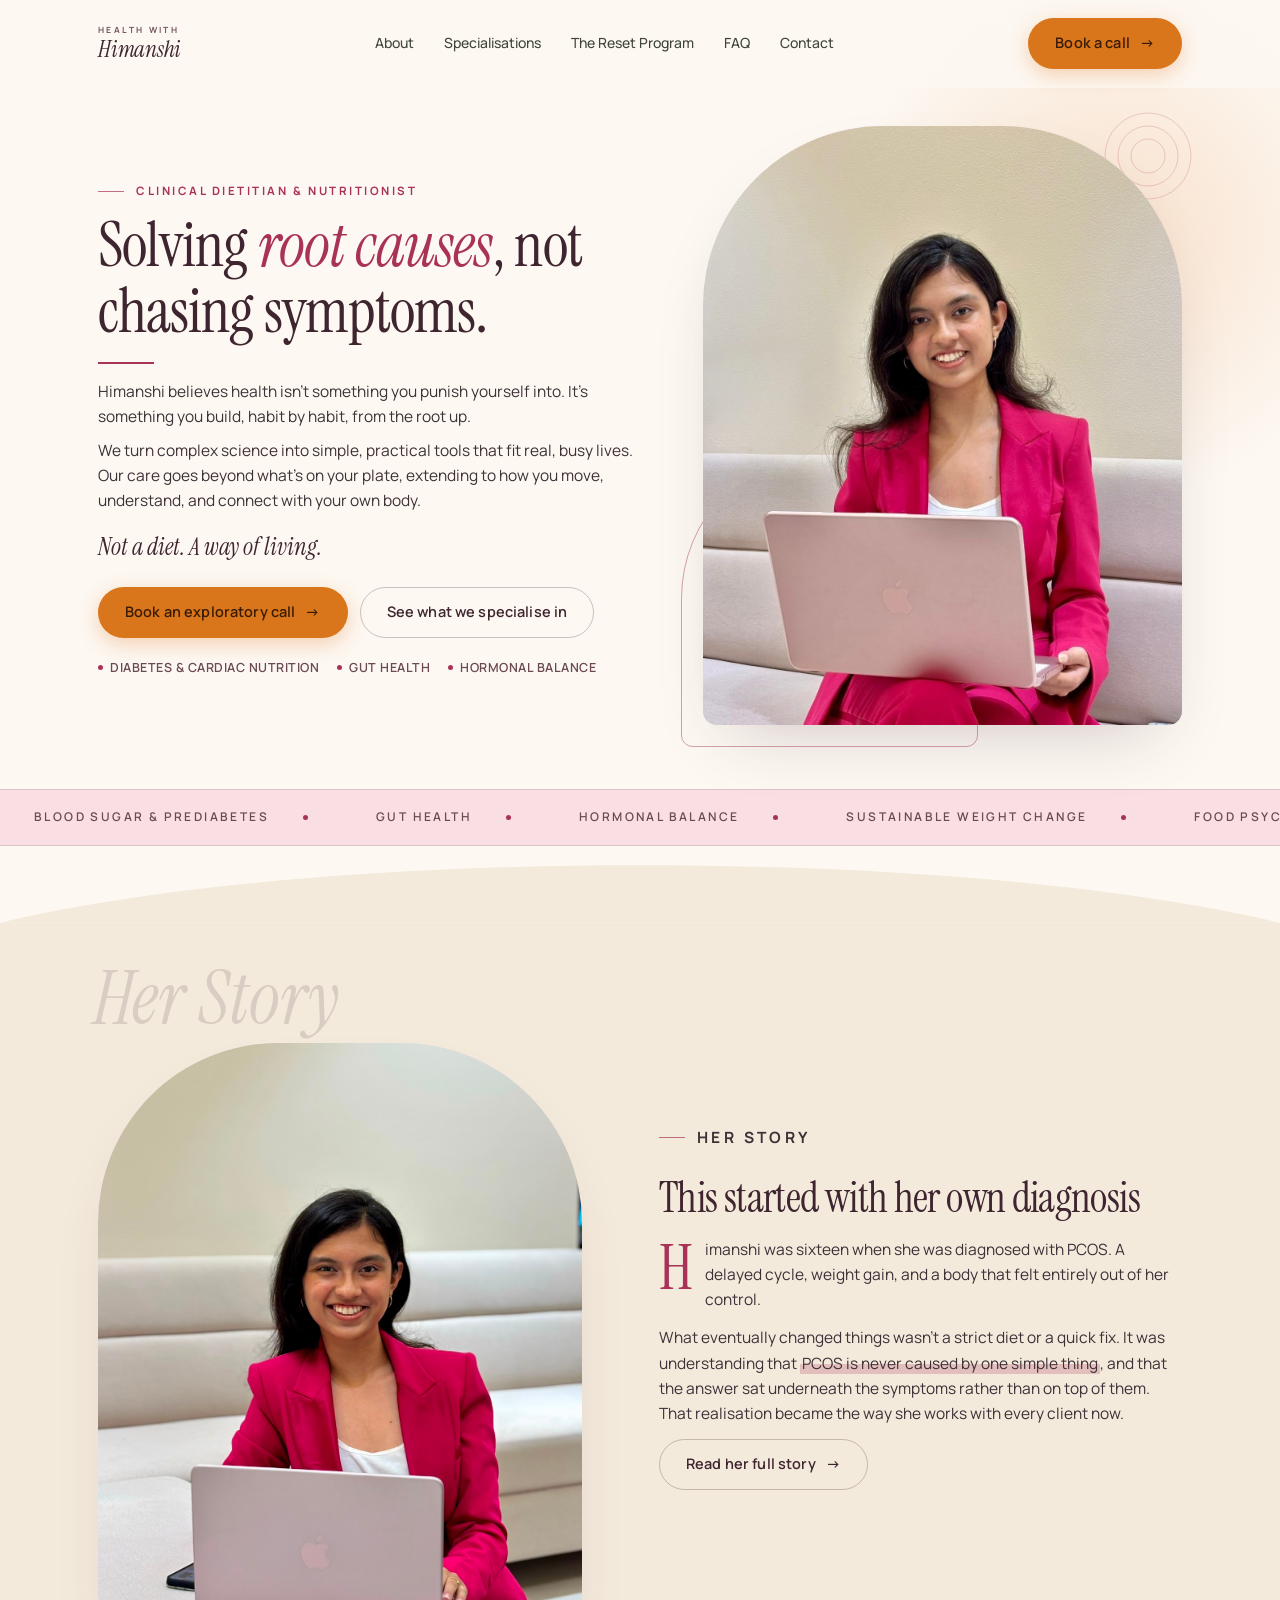
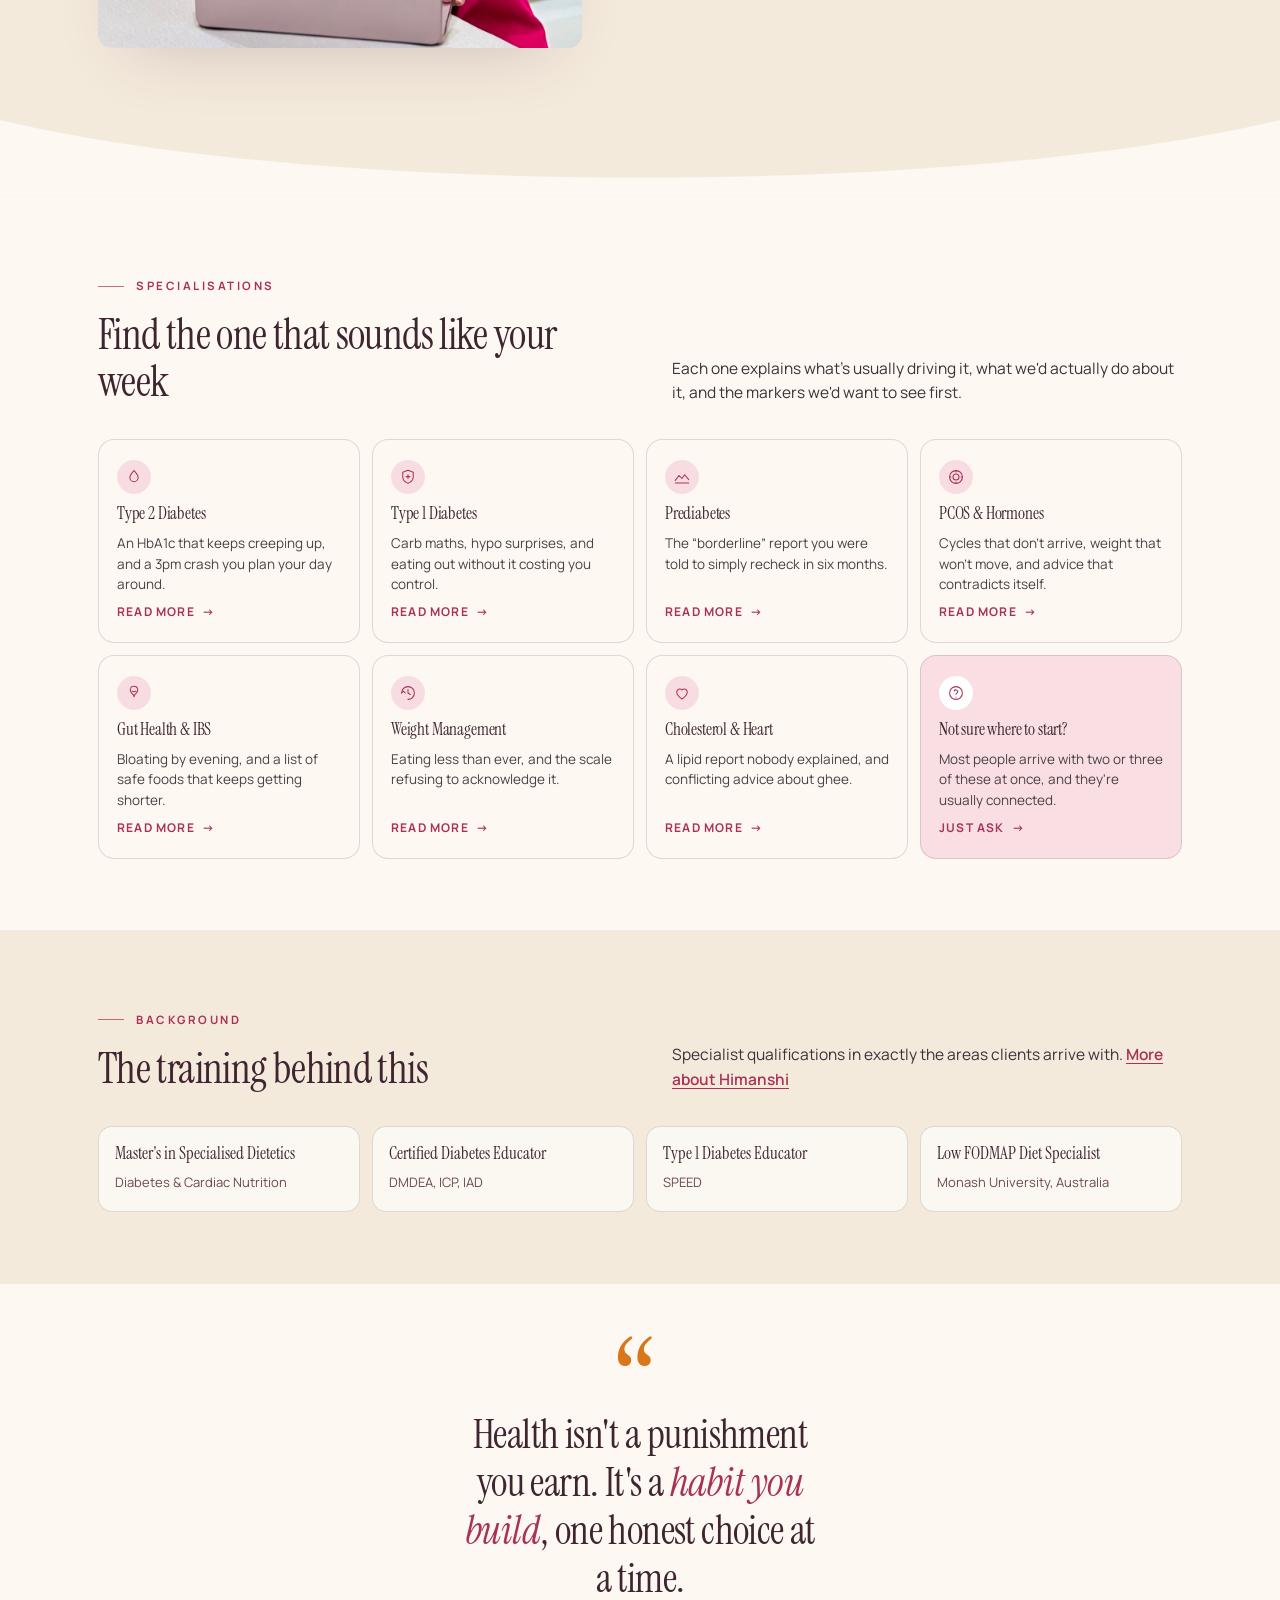
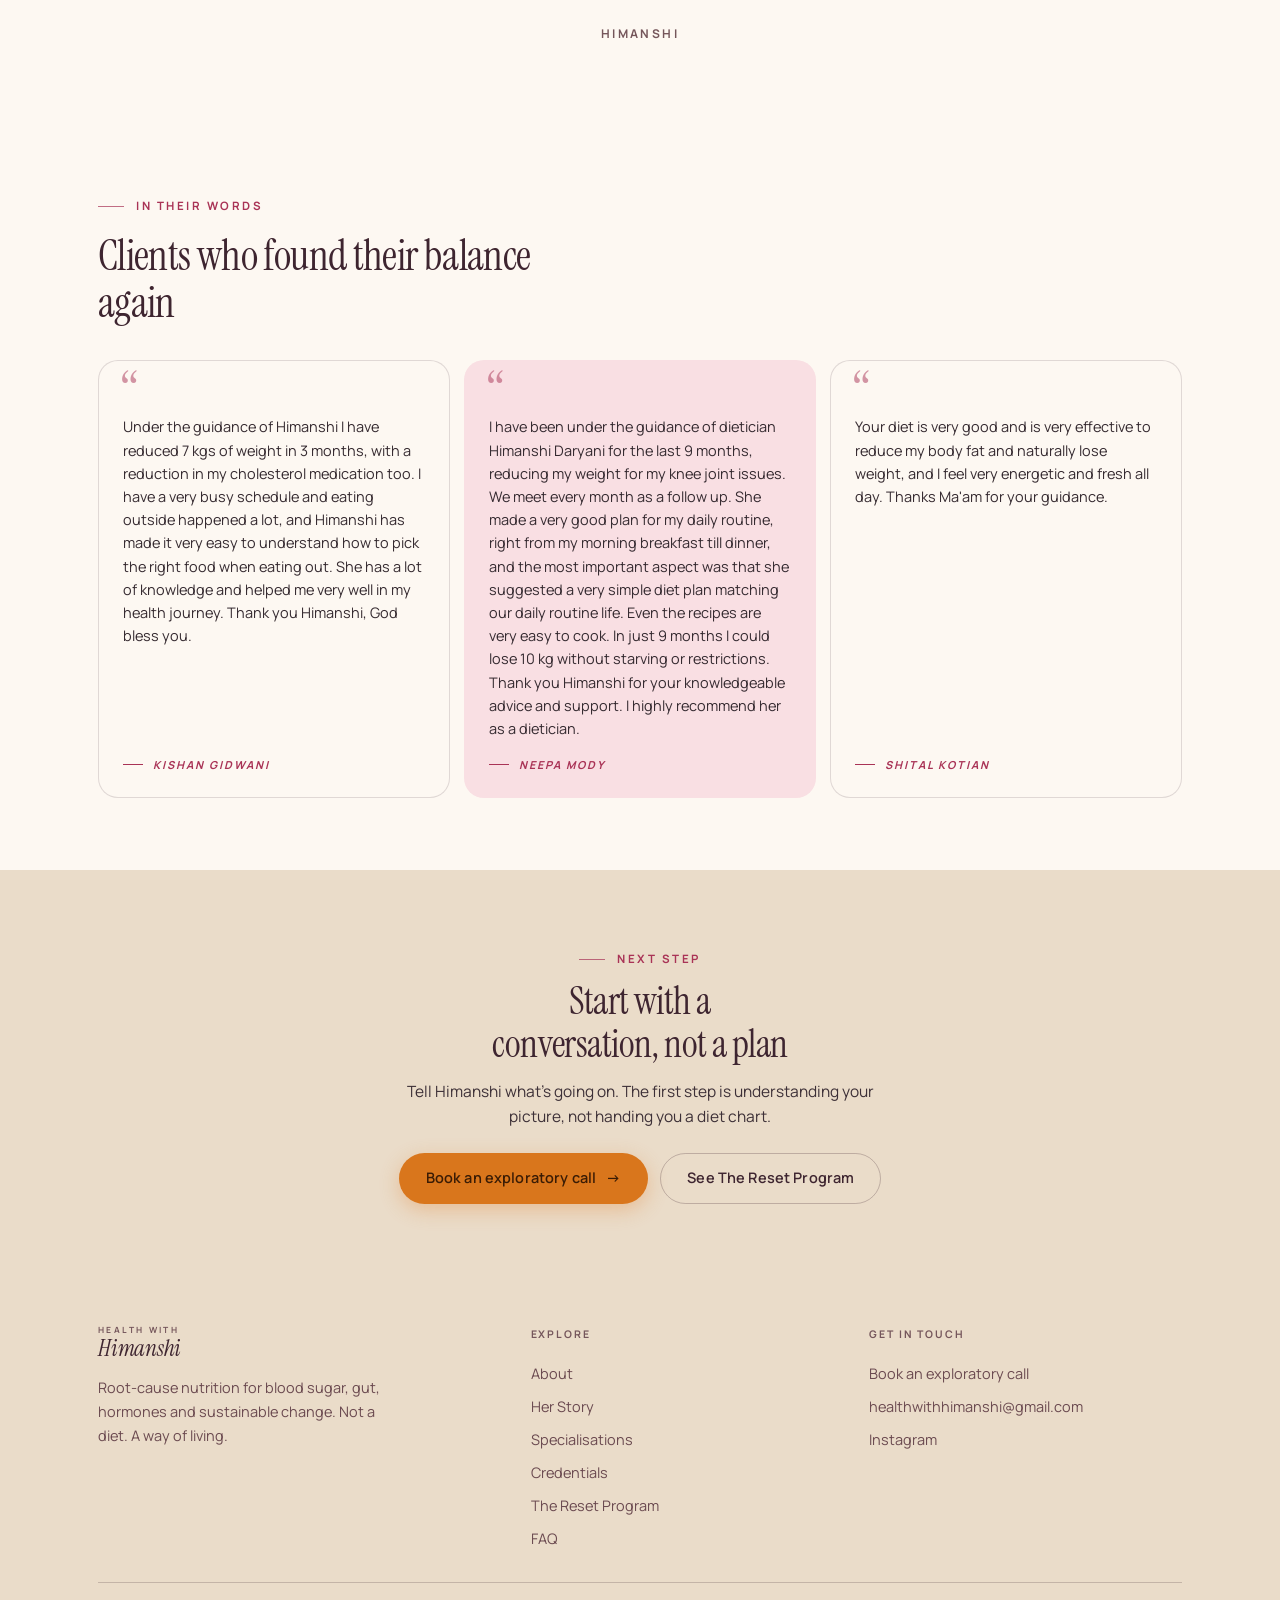
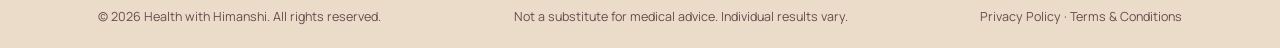
<file: index.html>
<!DOCTYPE html>
<html lang="en-IN">
<head>
<meta charset="UTF-8">
<meta name="viewport" content="width=device-width, initial-scale=1.0">
<meta name="color-scheme" content="light only">
<meta name="theme-color" content="#FDF8F2">
<title>Health with Himanshi | Clinical Dietitian &amp; Nutritionist</title>
<meta name="description" content="Clinical Dietitian &amp; Certified Diabetes Educator. Root-cause nutrition for type 1 &amp; type 2 diabetes, PCOS, gut health, cholesterol and sustainable weight change.">
<meta name="robots" content="index, follow">
<meta name="author" content="Himanshi Daryani">
<link rel="canonical" href="https://healthwithhimanshi.com/">
<link rel="icon" href="favicon.ico" sizes="any">
<link rel="icon" href="favicon.svg" type="image/svg+xml">
<link rel="apple-touch-icon" href="apple-touch-icon.png">
<meta property="og:type" content="website">
<meta property="og:site_name" content="Health with Himanshi">
<meta property="og:locale" content="en_IN">
<meta property="og:url" content="https://healthwithhimanshi.com/">
<meta property="og:title" content="Health with Himanshi | Clinical Dietitian &amp; Nutritionist">
<meta property="og:description" content="Clinical Dietitian &amp; Certified Diabetes Educator. Root-cause nutrition for type 1 &amp; type 2 diabetes, PCOS, gut health, cholesterol and sustainable weight change.">
<meta property="og:image" content="https://healthwithhimanshi.com/himanshi-hero.jpg">
<meta property="og:image:width" content="1200">
<meta property="og:image:height" content="1500">
<meta name="twitter:card" content="summary_large_image">
<meta name="twitter:title" content="Health with Himanshi | Clinical Dietitian &amp; Nutritionist">
<meta name="twitter:description" content="Clinical Dietitian &amp; Certified Diabetes Educator. Root-cause nutrition for type 1 &amp; type 2 diabetes, PCOS, gut health, cholesterol and sustainable weight change.">
<meta name="twitter:image" content="https://healthwithhimanshi.com/himanshi-hero.jpg">
<link rel="preload" as="image" href="himanshi-hero.jpg" fetchpriority="high">
<link rel="preconnect" href="https://fonts.googleapis.com">
<link rel="preconnect" href="https://fonts.gstatic.com" crossorigin>
<link href="https://fonts.googleapis.com/css2?family=Instrument+Serif:ital@0;1&family=Manrope:wght@400;500;600;700&display=swap" rel="stylesheet">
<link rel="stylesheet" href="assets/styles.css">
<script src="assets/script.js" defer></script>
<script type="application/ld+json">
{
  "@context": "https://schema.org",
  "@type": "MedicalBusiness",
  "@id": "https://healthwithhimanshi.com/#business",
  "name": "Health with Himanshi",
  "alternateName": "Himanshi Daryani, Clinical Dietitian & Nutritionist",
  "url": "https://healthwithhimanshi.com/",
  "image": "https://healthwithhimanshi.com/himanshi-hero.jpg",
  "logo": "https://healthwithhimanshi.com/himanshi-hero.jpg",
  "description": "Root-cause nutrition counselling for blood sugar, gut health, hormonal balance and sustainable weight change.",
  "priceRange": "$$",
  "email": "healthwithhimanshi@gmail.com",
  "sameAs": [
    "https://www.instagram.com/_healthwithhimanshi?stkn=MXNjNHN3eTNkZm1lcw%3D%3D&utm_source=qr"
  ],
  "knowsAbout": [
    "Type 2 Diabetes nutrition",
    "Type 1 Diabetes carbohydrate counting",
    "Prediabetes and insulin resistance",
    "Polycystic Ovary Syndrome (PCOS)",
    "Irritable Bowel Syndrome and low FODMAP diet",
    "Sustainable weight management",
    "Cholesterol and cardiac nutrition"
  ],
  "founder": {
    "@type": "Person",
    "name": "Himanshi Daryani",
    "jobTitle": "Clinical Dietitian & Nutritionist",
    "hasCredential": [
      "Master's in Specialised Dietetics, Diabetes & Cardiac Nutrition",
      "Certified Diabetes Educator (DMDEA, ICP, IAD)",
      "Type 1 Diabetes Educator (SPEED)",
      "Low FODMAP Diet Specialist, Monash University, Australia"
    ]
  },
  "makesOffer": {
    "@type": "Offer",
    "itemOffered": {
      "@type": "Service",
      "name": "The Reset Program",
      "description": "A structured, personalised 1:1 nutrition counselling programme for blood sugar, gut, hormonal, or weight concerns.",
      "provider": { "@id": "https://healthwithhimanshi.com/#business" }
    }
  }
}
</script>
</head>
<body>
<a class="skip" href="#main">Skip to content</a>
<header class="site-header" id="top">
  <nav class="nav" aria-label="Primary">
    <a href="index.html" class="brand" aria-label="Health with Himanshi, home">
      <span class="brand-text">
        <span class="brand-top">Health with</span>
        <span class="brand-name">Himanshi</span>
      </span>
    </a>
    <div class="navlinks">
      <a href="about.html">About</a>
      <a href="specialisations.html">Specialisations</a>
      <a href="programs.html">The Reset Program</a>
      <a href="faq.html">FAQ</a>
      <a href="contact.html">Contact</a>
    </div>
    <a href="contact.html" class="btn btn-primary nav-cta">Book a call <span class="arw" aria-hidden="true">&#8594;</span></a>
    <button class="menu-btn" id="menuBtn" aria-label="Open menu" aria-expanded="false" aria-controls="drawer">
      <span aria-hidden="true"></span>
    </button>
  </nav>
</header>
<div class="drawer" id="drawer">
  <a href="about.html">About</a>
  <a href="specialisations.html">Specialisations</a>
  <a href="programs.html">The Reset Program</a>
  <a href="faq.html">FAQ</a>
  <a href="contact.html">Contact</a>
  <a href="contact.html" class="drawer-cta">Get in touch &#8594;</a>
</div>
<main id="main">
<section class="hero">
  <div class="wrap hero-grid">
    <div class="hero-copy">
      <p class="eyebrow rv">Clinical Dietitian &amp; Nutritionist</p>
      <h1 class="rv rv-d1">Solving <span class="accent">root causes</span>, not chasing symptoms.</h1>
      <div class="rule rv rv-d1"></div>
      <p class="lede rv rv-d2">Himanshi believes health isn't something you punish yourself into. It's something you build, habit by habit, from the root up.</p>
      <p class="lede rv rv-d2">We turn complex science into simple, practical tools that fit real, busy lives. Our care goes beyond what's on your plate, extending to how you move, understand, and connect with your own body.</p>
      <p class="tagline rv rv-d3">Not a diet. A way of living.</p>
      <div class="hero-ctas rv rv-d3">
        <a href="contact.html" class="btn btn-primary">Book an exploratory call <span class="arw" aria-hidden="true">&#8594;</span></a>
        <a href="specialisations.html" class="btn btn-ghost">See what we specialise in</a>
      </div>
      <ul class="hero-trust rv rv-d4">
        <li>Diabetes &amp; cardiac nutrition</li>
        <li>Gut health</li>
        <li>Hormonal balance</li>
      </ul>
    </div>
    <div class="hero-media rv rv-d2">
      <div class="deco hero-dots" aria-hidden="true">
        <svg viewBox="0 0 88 88"><circle cx="44" cy="44" r="43"/><circle cx="44" cy="44" r="30"/><circle cx="44" cy="44" r="17"/></svg>
      </div>
      <div class="hero-ring" aria-hidden="true"></div>
      <div class="frame frame-arch hero-portrait">
        <img src="himanshi-hero.jpg" fetchpriority="high" decoding="async" alt="Portrait of Himanshi Daryani, Clinical Dietitian and Nutritionist">
        <div class="ph" aria-hidden="true">
          <svg viewBox="0 0 24 24" fill="none" stroke="currentColor" stroke-width="1.2"><rect x="3" y="3" width="18" height="18" rx="3"/><circle cx="9" cy="9.5" r="2"/><path d="m3 17 5-4 4 3 4-4 5 5"/></svg>
          <code>himanshi-hero.jpg</code>
          <small>Portrait, 4:5, natural light</small>
        </div>
      </div>
    </div>
  </div>
</section>
<div class="strip" aria-hidden="true">
  <div class="strip-track">
    <span>Blood sugar &amp; prediabetes</span><span>Gut health</span><span>Hormonal balance</span><span>Sustainable weight change</span><span>Food psychology</span><span>Root-cause nutrition</span>
    <span>Blood sugar &amp; prediabetes</span><span>Gut health</span><span>Hormonal balance</span><span>Sustainable weight change</span><span>Food psychology</span><span>Root-cause nutrition</span>
  </div>
</div>
<div class="band-sage" style="color:var(--sage)"><svg class="curve" viewBox="0 0 1440 90" preserveAspectRatio="none" aria-hidden="true" style="color:var(--sage);background:var(--ivory)"><path d="M0,90 C360,0 1080,0 1440,90 L1440,90 L0,90 Z"/></svg></div>
<section id="story" class="band-sage pad-bot" style="padding-top:clamp(20px,3vw,40px)">
  <div class="wrap story-grid">
    <div class="story-media rv">
      <span class="story-watermark" aria-hidden="true">Her Story</span>
      <div class="frame frame-arch story-main">
        <img src="himanshi-story.jpg" loading="lazy" decoding="async" alt="Himanshi Daryani, Clinical Dietitian, at work with a client">
        <div class="ph" aria-hidden="true">
          <svg viewBox="0 0 24 24" fill="none" stroke="currentColor" stroke-width="1.2"><rect x="3" y="3" width="18" height="18" rx="3"/><circle cx="9" cy="9.5" r="2"/><path d="m3 17 5-4 4 3 4-4 5 5"/></svg>
          <code>himanshi-story.jpg</code>
          <small>Editorial portrait, 4:5</small>
        </div>
      </div>
    </div>
    <div class="story-body">
      <p class="eyebrow rv">Her Story</p>
      <h2 class="rv rv-d1">This started with her own diagnosis</h2>
      <p class="first rv rv-d2">Himanshi was sixteen when she was diagnosed with PCOS. A delayed cycle, weight gain, and a body that felt entirely out of her control.</p>
      <p class="rv rv-d2">What eventually changed things wasn't a strict diet or a quick fix. It was understanding that <mark class="hl">PCOS is never caused by one simple thing</mark>, and that the answer sat underneath the symptoms rather than on top of them. That realisation became the way she works with every client now.</p>
      <a href="about.html#story" class="btn btn-ghost rv rv-d3">Read her full story <span class="arw" aria-hidden="true">&#8594;</span></a>
    </div>
  </div>
</section>
<div style="background:var(--sage)"><svg class="curve" viewBox="0 0 1440 90" preserveAspectRatio="none" aria-hidden="true" style="color:var(--ivory)"><path d="M0,0 C360,90 1080,90 1440,0 L1440,90 L0,90 Z"/></svg></div>
<section class="pad band-ivory" id="conditions">
  <div class="wrap">
    <div class="why-head">
      <div>
        <p class="eyebrow rv">Specialisations</p>
        <h2 class="rv rv-d1" style="margin-top:16px">Find the one that sounds like your week</h2>
      </div>
      <p class="lede rv rv-d2">Each one explains what's usually driving it, what we'd actually do about it, and the markers we'd want to see first.</p>
    </div>
    <div class="pick-grid">
      <a class="pick rv" href="specialisations.html#t2d">
        <span class="ic" aria-hidden="true"><svg viewBox="0 0 24 24"><path d="M12 3.5s5.5 5.6 5.5 9.2a5.5 5.5 0 0 1-11 0C6.5 9.1 12 3.5 12 3.5Z"/></svg></span>
        <h3>Type 2 Diabetes</h3>
        <p>An HbA1c that keeps creeping up, and a 3pm crash you plan your day around.</p>
        <span class="go">Read more <span class="arw" aria-hidden="true">&#8594;</span></span>
      </a>
      <a class="pick rv" href="specialisations.html#t1d">
        <span class="ic" aria-hidden="true"><svg viewBox="0 0 24 24"><path d="M12 3 5 5.8v5.4c0 4.3 3 7.6 7 9.3 4-1.7 7-5 7-9.3V5.8L12 3Z"/><path d="M12 9v5M9.5 11.5h5"/></svg></span>
        <h3>Type 1 Diabetes</h3>
        <p>Carb maths, hypo surprises, and eating out without it costing you control.</p>
        <span class="go">Read more <span class="arw" aria-hidden="true">&#8594;</span></span>
      </a>
      <a class="pick rv" href="specialisations.html#prediabetes">
        <span class="ic" aria-hidden="true"><svg viewBox="0 0 24 24"><path d="M3 16.5 8 10l4 4 3.5-5L21 15.5"/><path d="M3 20h18"/></svg></span>
        <h3>Prediabetes</h3>
        <p>The &ldquo;borderline&rdquo; report you were told to simply recheck in six months.</p>
        <span class="go">Read more <span class="arw" aria-hidden="true">&#8594;</span></span>
      </a>
      <a class="pick rv" href="specialisations.html#pcos">
        <span class="ic" aria-hidden="true"><svg viewBox="0 0 24 24"><circle cx="12" cy="12" r="4"/><circle cx="12" cy="12" r="8.5"/><path d="M12 3.5v1.8M12 18.7v1.8M3.5 12h1.8M18.7 12h1.8"/></svg></span>
        <h3>PCOS &amp; Hormones</h3>
        <p>Cycles that don't arrive, weight that won't move, and advice that contradicts itself.</p>
        <span class="go">Read more <span class="arw" aria-hidden="true">&#8594;</span></span>
      </a>
      <a class="pick rv" href="specialisations.html#gut">
        <span class="ic" aria-hidden="true"><svg viewBox="0 0 24 24"><path d="M12 3c-3 0-5 2.2-5 5 0 4.5 5 5 5 9 0-4 5-4.5 5-9 0-2.8-2-5-5-5Z"/><path d="M9.5 9.5c1.7 1 3.3 1 5 0"/></svg></span>
        <h3>Gut Health &amp; IBS</h3>
        <p>Bloating by evening, and a list of safe foods that keeps getting shorter.</p>
        <span class="go">Read more <span class="arw" aria-hidden="true">&#8594;</span></span>
      </a>
      <a class="pick rv" href="specialisations.html#weight">
        <span class="ic" aria-hidden="true"><svg viewBox="0 0 24 24"><path d="M12 20.5c4.7 0 8.5-3.8 8.5-8.5S16.7 3.5 12 3.5 3.5 7.3 3.5 12"/><path d="M3.5 12 6 9.5 8.5 12"/><path d="M12 7.5V12l3 2"/></svg></span>
        <h3>Weight Management</h3>
        <p>Eating less than ever, and the scale refusing to acknowledge it.</p>
        <span class="go">Read more <span class="arw" aria-hidden="true">&#8594;</span></span>
      </a>
      <a class="pick rv" href="specialisations.html#cholesterol">
        <span class="ic" aria-hidden="true"><svg viewBox="0 0 24 24"><path d="M12 20s-7-4.3-7-9.2A4 4 0 0 1 12 8a4 4 0 0 1 7 2.8C19 15.7 12 20 12 20Z"/></svg></span>
        <h3>Cholesterol &amp; Heart</h3>
        <p>A lipid report nobody explained, and conflicting advice about ghee.</p>
        <span class="go">Read more <span class="arw" aria-hidden="true">&#8594;</span></span>
      </a>
      <a class="pick rv" href="contact.html" data-topic="Not sure yet" style="background:var(--clay)">
        <span class="ic" aria-hidden="true" style="background:#fff"><svg viewBox="0 0 24 24"><circle cx="12" cy="12" r="8.5"/><path d="M9.6 9.4a2.5 2.5 0 0 1 4.8.9c0 1.7-2.4 2-2.4 3.4"/><path d="M12 17.2h.01"/></svg></span>
        <h3>Not sure where to start?</h3>
        <p>Most people arrive with two or three of these at once, and they're usually connected.</p>
        <span class="go">Just ask <span class="arw" aria-hidden="true">&#8594;</span></span>
      </a>
    </div>
  </div>
</section>
<section class="band-sage pad">
  <div class="wrap">
    <div class="why-head">
      <div>
        <p class="eyebrow rv">Background</p>
        <h2 class="rv rv-d1" style="margin-top:16px">The training behind this</h2>
      </div>
      <p class="lede rv rv-d2">Specialist qualifications in exactly the areas clients arrive with. <a href="about.html" style="color:var(--accent-ink);font-weight:600;text-decoration:underline;text-underline-offset:3px">More about Himanshi</a></p>
    </div>
    <div class="cred-strip">
      <div class="rv"><strong>Master's in Specialised Dietetics</strong><span>Diabetes &amp; Cardiac Nutrition</span></div>
      <div class="rv rv-d1"><strong>Certified Diabetes Educator</strong><span>DMDEA, ICP, IAD</span></div>
      <div class="rv rv-d2"><strong>Type 1 Diabetes Educator</strong><span>SPEED</span></div>
      <div class="rv rv-d3"><strong>Low FODMAP Diet Specialist</strong><span>Monash University, Australia</span></div>
    </div>
  </div>
</section>
<section class="mission band-ivory pad">
  <div class="wrap-narrow">
    <span class="mark rv" aria-hidden="true">&ldquo;</span>
    <blockquote class="rv rv-d1">Health isn't a punishment you earn. It's a <em>habit you build</em>, one honest choice at a time.</blockquote>
    <cite class="rv rv-d2">Himanshi</cite>
  </div>
</section><section id="testimonials" class="band-ivory pad">
  <div class="wrap">
    <div class="why-head">
      <div>
        <p class="eyebrow rv">In their words</p>
        <h2 class="rv rv-d1" style="margin-top:16px">Clients who found their balance again</h2>
      </div>
    </div>
    <div class="testi-grid equal">
      <blockquote class="testi testi-sm rv">
        <div>
          <span class="qmark" aria-hidden="true">&ldquo;</span>
          <p>Under the guidance of Himanshi I have reduced 7 kgs of weight in 3 months, with a reduction in my cholesterol medication too. I have a very busy schedule and eating outside happened a lot, and Himanshi has made it very easy to understand how to pick the right food when eating out. She has a lot of knowledge and helped me very well in my health journey. Thank you Himanshi, God bless you.</p>
        </div>
        <cite class="who">Kishan Gidwani</cite>
      </blockquote>
      <blockquote class="testi testi-sm rv rv-d1">
        <div>
          <span class="qmark" aria-hidden="true">&ldquo;</span>
          <p>I have been under the guidance of dietician Himanshi Daryani for the last 9 months, reducing my weight for my knee joint issues. We meet every month as a follow up. She made a very good plan for my daily routine, right from my morning breakfast till dinner, and the most important aspect was that she suggested a very simple diet plan matching our daily routine life. Even the recipes are very easy to cook. In just 9 months I could lose 10 kg without starving or restrictions. Thank you Himanshi for your knowledgeable advice and support. I highly recommend her as a dietician.</p>
        </div>
        <cite class="who">Neepa Mody</cite>
      </blockquote>
      <blockquote class="testi testi-sm rv rv-d2">
        <div>
          <span class="qmark" aria-hidden="true">&ldquo;</span>
          <p>Your diet is very good and is very effective to reduce my body fat and naturally lose weight, and I feel very energetic and fresh all day. Thanks Ma'am for your guidance.</p>
        </div>
        <cite class="who">Shital Kotian</cite>
      </blockquote>
    </div>
  </div>
</section>
<section class="cta-band pad">
  <div class="wrap">
    <p class="eyebrow rv" style="justify-content:center">Next step</p>
    <h2 class="rv rv-d1">Start with a conversation, not a plan</h2>
    <p class="lede rv rv-d2">Tell Himanshi what's going on. The first step is understanding your picture, not handing you a diet chart.</p>
    <div class="row rv rv-d3">
      <a href="contact.html" class="btn btn-primary">Book an exploratory call <span class="arw" aria-hidden="true">&#8594;</span></a>
      <a href="programs.html" class="btn btn-ghost">See The Reset Program</a>
    </div>
  </div>
</section>
</main>
<footer>
  <div class="wrap">
    <div class="foot-top">
      <div>
        <a href="index.html" class="brand">
          <span class="brand-text"><span class="brand-top">Health with</span><span class="brand-name">Himanshi</span></span>
        </a>
        <p class="foot-blurb">Root-cause nutrition for blood sugar, gut, hormones and sustainable change. Not a diet. A way of living.</p>
      </div>
      <div>
        <h4>Explore</h4>
        <nav aria-label="Footer">
          <a href="about.html">About</a>
          <a href="about.html#story">Her Story</a>
          <a href="specialisations.html">Specialisations</a>
          <a href="about.html#credentials">Credentials</a>
          <a href="programs.html">The Reset Program</a>
          <a href="faq.html">FAQ</a>
        </nav>
      </div>
      <div>
        <h4>Get in touch</h4>
        <nav aria-label="Contact">
          <a href="contact.html">Book an exploratory call</a>
          <a href="mailto:healthwithhimanshi@gmail.com">healthwithhimanshi@gmail.com</a>
          <a href="https://www.instagram.com/_healthwithhimanshi?stkn=MXNjNHN3eTNkZm1lcw%3D%3D&utm_source=qr">Instagram</a>
        </nav>
      </div>
    </div>
    <div class="foot-bot">
      <span>&copy; 2026 Health with Himanshi. All rights reserved.</span>
      <span>Not a substitute for medical advice. Individual results vary.</span>
      <span><a href="privacy-policy.html">Privacy Policy</a> &middot; <a href="terms-and-conditions.html">Terms &amp; Conditions</a></span>
    </div>
  </div>
</footer>
<div class="mobile-cta" id="mobileCta">
  <a href="contact.html" class="btn btn-primary">Book a call</a>
  <a href="programs.html" class="btn btn-ghost">The Reset</a>
</div>
</body>
</html>
</file>
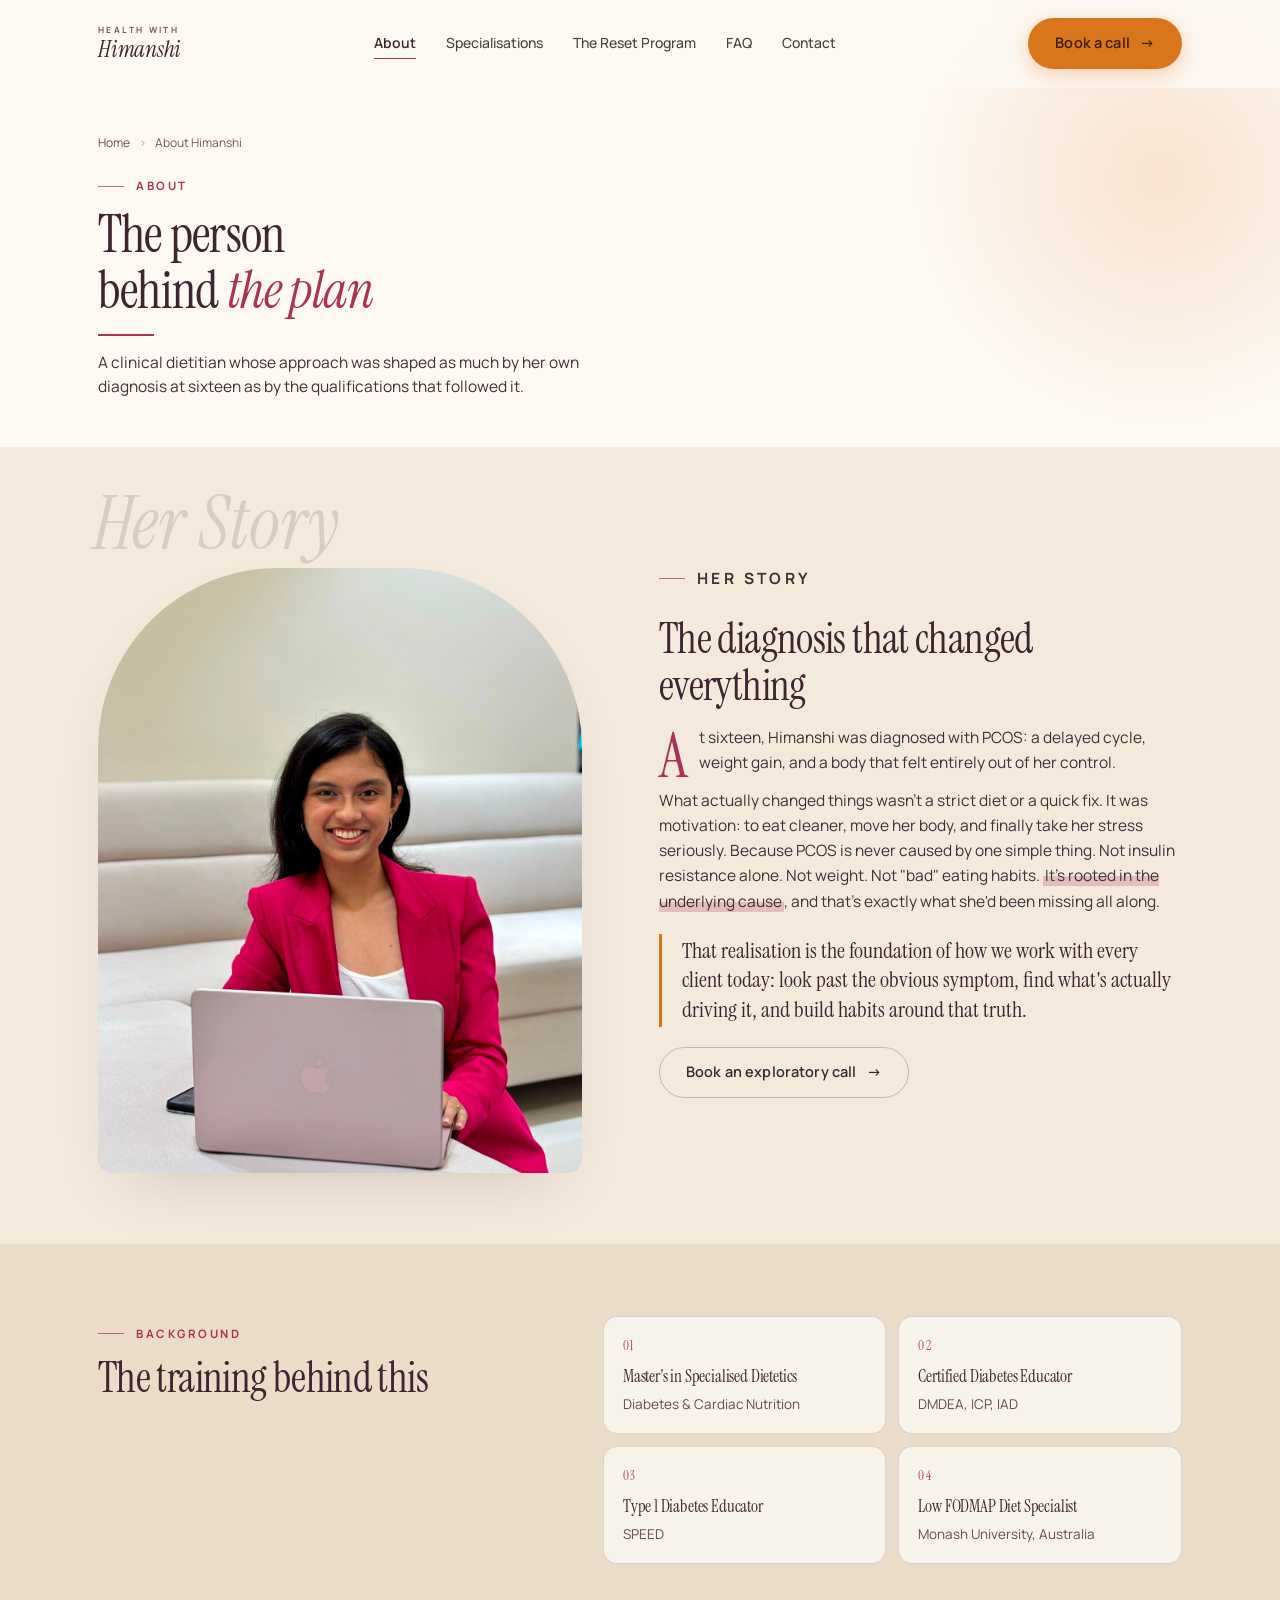
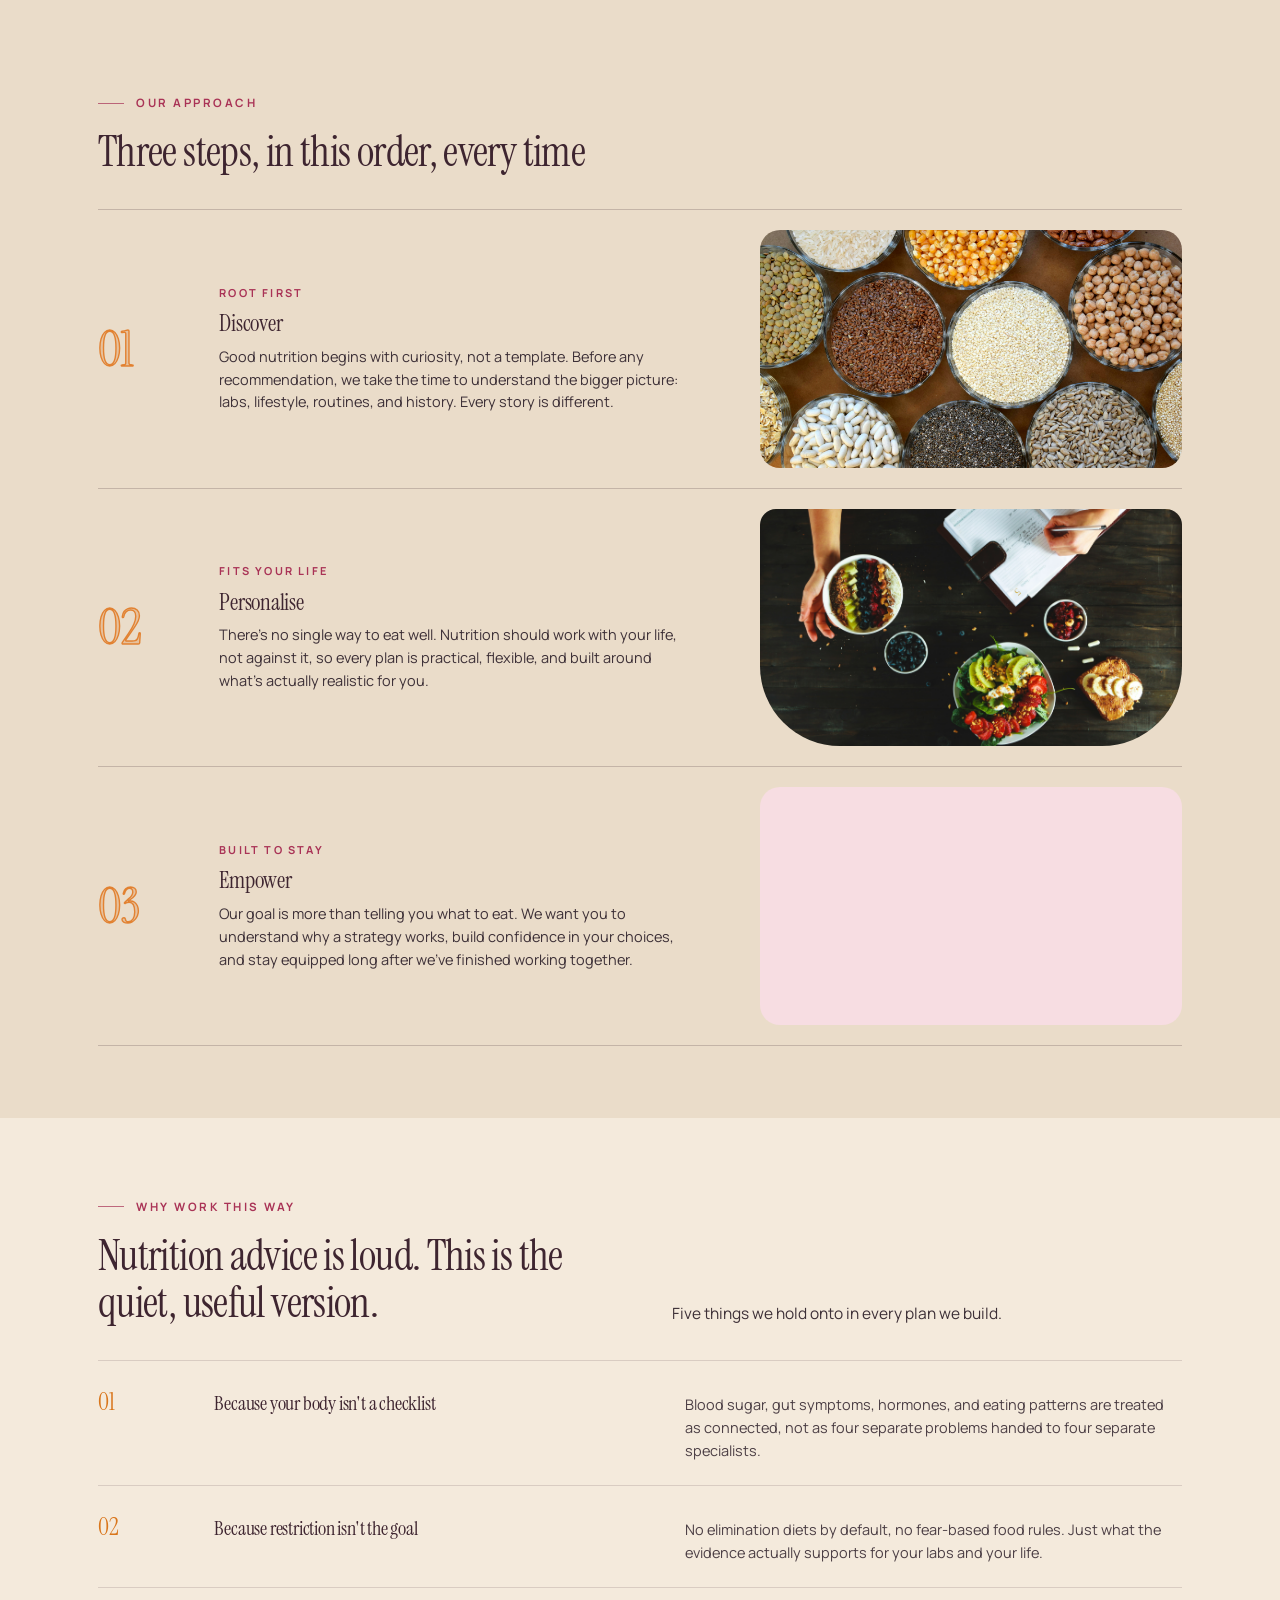
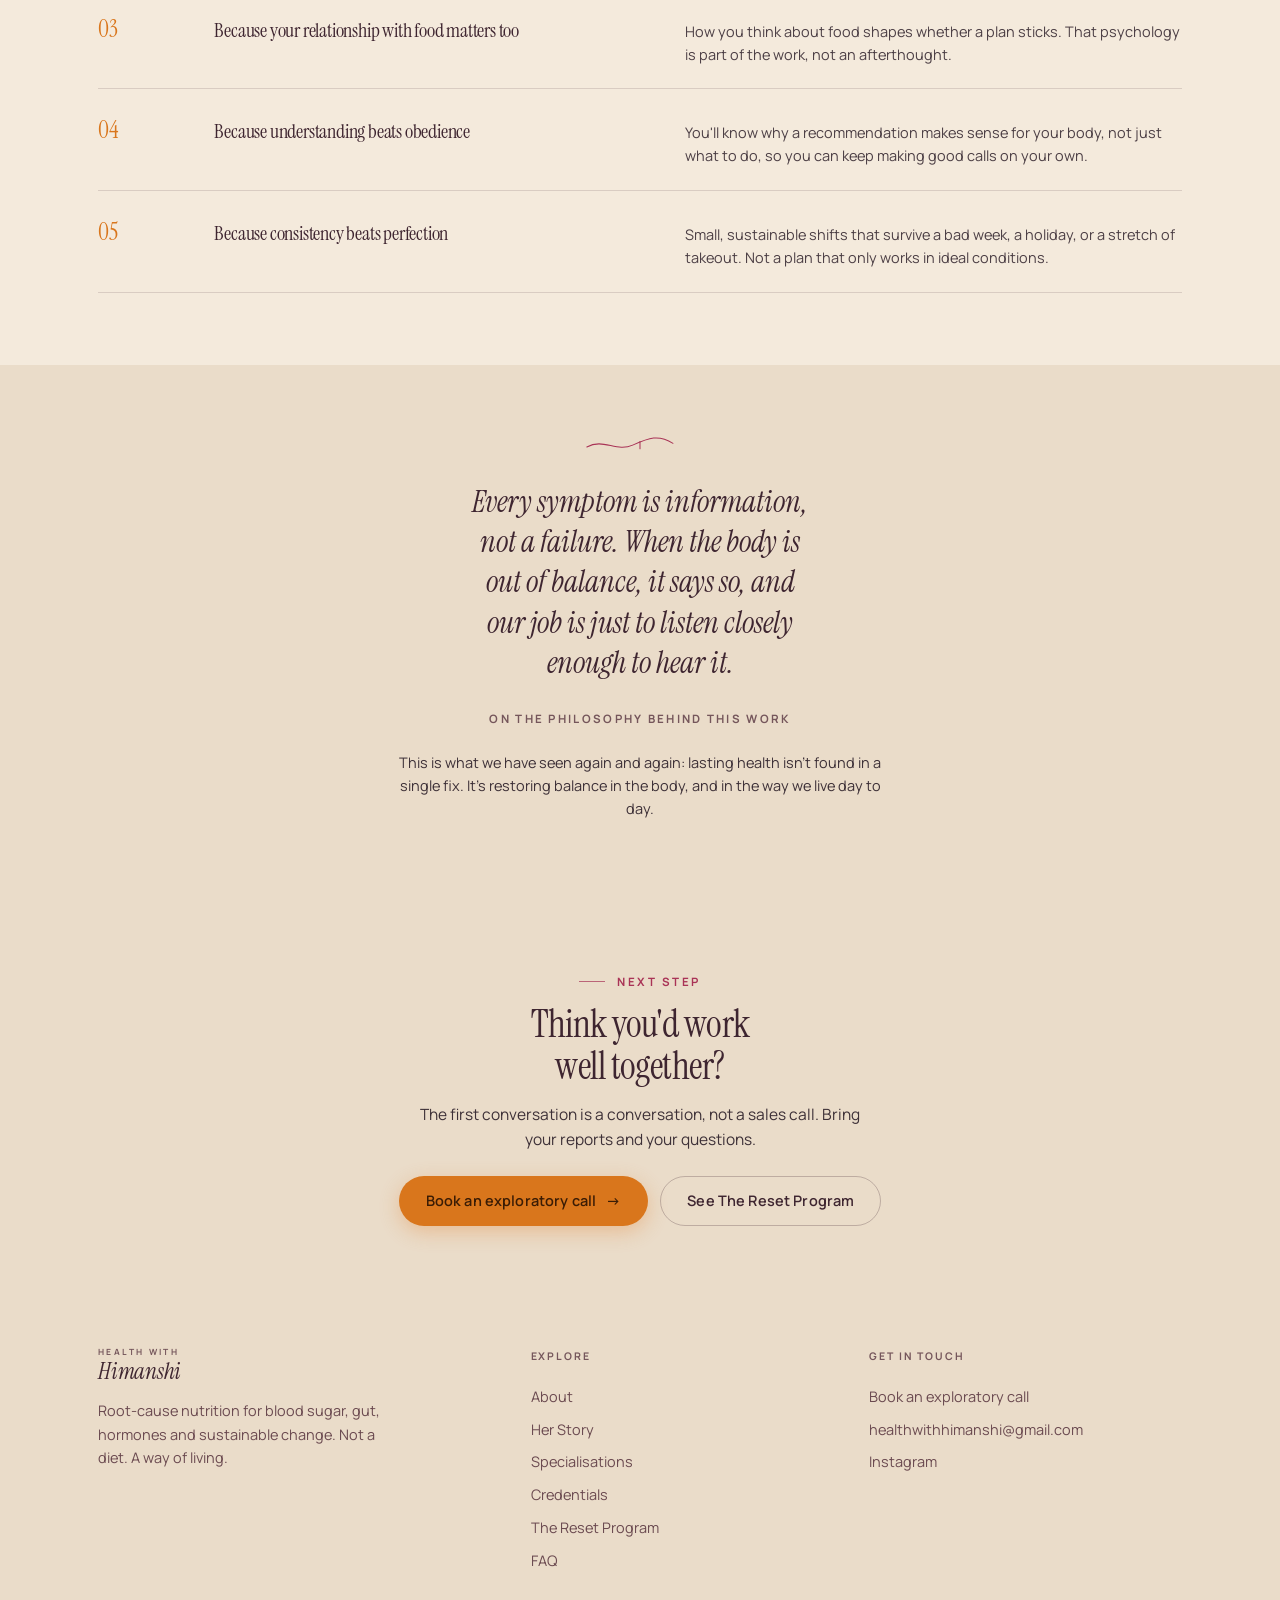
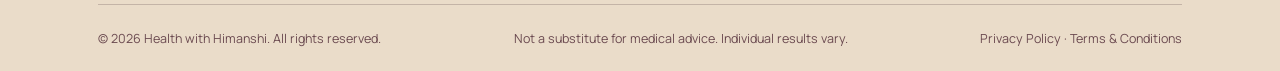
<file: about.html>
<!DOCTYPE html>
<html lang="en-IN">
<head>
<meta charset="UTF-8">
<meta name="viewport" content="width=device-width, initial-scale=1.0">
<meta name="color-scheme" content="light only">
<meta name="theme-color" content="#FDF8F2">
<title>About Himanshi Daryani | Clinical Dietitian &amp; Diabetes Educator</title>
<meta name="description" content="Himanshi Daryani is a Clinical Dietitian, Certified Diabetes Educator and Monash-trained Low FODMAP specialist. Her PCOS diagnosis at sixteen shaped how she works.">
<meta name="robots" content="index, follow">
<meta name="author" content="Himanshi Daryani">
<link rel="canonical" href="https://healthwithhimanshi.com/about.html">
<link rel="icon" href="favicon.ico" sizes="any">
<link rel="icon" href="favicon.svg" type="image/svg+xml">
<link rel="apple-touch-icon" href="apple-touch-icon.png">
<meta property="og:type" content="website">
<meta property="og:site_name" content="Health with Himanshi">
<meta property="og:locale" content="en_IN">
<meta property="og:url" content="https://healthwithhimanshi.com/about.html">
<meta property="og:title" content="About Himanshi Daryani | Clinical Dietitian &amp; Diabetes Educator">
<meta property="og:description" content="Himanshi Daryani is a Clinical Dietitian, Certified Diabetes Educator and Monash-trained Low FODMAP specialist. Her PCOS diagnosis at sixteen shaped how she works.">
<meta property="og:image" content="https://healthwithhimanshi.com/himanshi-hero.jpg">
<meta property="og:image:width" content="1200">
<meta property="og:image:height" content="1500">
<meta name="twitter:card" content="summary_large_image">
<meta name="twitter:title" content="About Himanshi Daryani | Clinical Dietitian &amp; Diabetes Educator">
<meta name="twitter:description" content="Himanshi Daryani is a Clinical Dietitian, Certified Diabetes Educator and Monash-trained Low FODMAP specialist. Her PCOS diagnosis at sixteen shaped how she works.">
<meta name="twitter:image" content="https://healthwithhimanshi.com/himanshi-hero.jpg">
<link rel="preconnect" href="https://fonts.googleapis.com">
<link rel="preconnect" href="https://fonts.gstatic.com" crossorigin>
<link href="https://fonts.googleapis.com/css2?family=Instrument+Serif:ital@0;1&family=Manrope:wght@400;500;600;700&display=swap" rel="stylesheet">
<link rel="stylesheet" href="assets/styles.css">
<script src="assets/script.js" defer></script>
<script type="application/ld+json">
{
  "@context": "https://schema.org",
  "@type": "MedicalBusiness",
  "@id": "https://healthwithhimanshi.com/#business",
  "name": "Health with Himanshi",
  "alternateName": "Himanshi Daryani, Clinical Dietitian & Nutritionist",
  "url": "https://healthwithhimanshi.com/",
  "image": "https://healthwithhimanshi.com/himanshi-hero.jpg",
  "logo": "https://healthwithhimanshi.com/himanshi-hero.jpg",
  "description": "Root-cause nutrition counselling for blood sugar, gut health, hormonal balance and sustainable weight change.",
  "priceRange": "$$",
  "email": "healthwithhimanshi@gmail.com",
  "sameAs": [
    "https://www.instagram.com/_healthwithhimanshi?stkn=MXNjNHN3eTNkZm1lcw%3D%3D&utm_source=qr"
  ],
  "knowsAbout": [
    "Type 2 Diabetes nutrition",
    "Type 1 Diabetes carbohydrate counting",
    "Prediabetes and insulin resistance",
    "Polycystic Ovary Syndrome (PCOS)",
    "Irritable Bowel Syndrome and low FODMAP diet",
    "Sustainable weight management",
    "Cholesterol and cardiac nutrition"
  ],
  "founder": {
    "@type": "Person",
    "name": "Himanshi Daryani",
    "jobTitle": "Clinical Dietitian & Nutritionist",
    "hasCredential": [
      "Master's in Specialised Dietetics, Diabetes & Cardiac Nutrition",
      "Certified Diabetes Educator (DMDEA, ICP, IAD)",
      "Type 1 Diabetes Educator (SPEED)",
      "Low FODMAP Diet Specialist, Monash University, Australia"
    ]
  },
  "makesOffer": {
    "@type": "Offer",
    "itemOffered": {
      "@type": "Service",
      "name": "The Reset Program",
      "description": "A structured, personalised 1:1 nutrition counselling programme for blood sugar, gut, hormonal, or weight concerns.",
      "provider": { "@id": "https://healthwithhimanshi.com/#business" }
    }
  }
}
</script>
</head>
<body>
<a class="skip" href="#main">Skip to content</a>
<header class="site-header" id="top">
  <nav class="nav" aria-label="Primary">
    <a href="index.html" class="brand" aria-label="Health with Himanshi, home">
      <span class="brand-text">
        <span class="brand-top">Health with</span>
        <span class="brand-name">Himanshi</span>
      </span>
    </a>
    <div class="navlinks">
      <a href="about.html" aria-current="page">About</a>
      <a href="specialisations.html">Specialisations</a>
      <a href="programs.html">The Reset Program</a>
      <a href="faq.html">FAQ</a>
      <a href="contact.html">Contact</a>
    </div>
    <a href="contact.html" class="btn btn-primary nav-cta">Book a call <span class="arw" aria-hidden="true">&#8594;</span></a>
    <button class="menu-btn" id="menuBtn" aria-label="Open menu" aria-expanded="false" aria-controls="drawer">
      <span aria-hidden="true"></span>
    </button>
  </nav>
</header>
<div class="drawer" id="drawer">
  <a href="about.html" aria-current="page">About</a>
  <a href="specialisations.html">Specialisations</a>
  <a href="programs.html">The Reset Program</a>
  <a href="faq.html">FAQ</a>
  <a href="contact.html">Contact</a>
  <a href="contact.html" class="drawer-cta">Get in touch &#8594;</a>
</div>
<main id="main">
<section class="page-hero band-ivory">
  <div class="wrap">
    <div class="crumb"><a href="index.html">Home</a><span aria-hidden="true">&rsaquo;</span><span>About Himanshi</span></div>
    <p class="eyebrow rv">About</p>
    <h1 class="rv rv-d1">The person behind <span class="accent">the plan</span></h1>
    <div class="rule rv rv-d1"></div>
    <p class="lede rv rv-d2">A clinical dietitian whose approach was shaped as much by her own diagnosis at sixteen as by the qualifications that followed it.</p>
      
  </div>
</section><section id="story" class="band-sage pad-bot" style="padding-top:clamp(20px,3vw,40px)">
  <div class="wrap story-grid">
    <div class="story-media rv">
      <span class="story-watermark" aria-hidden="true">Her Story</span>
      <!-- ▼ REPLACE: himanshi-story.jpg -->
      <div class="frame frame-arch story-main">
        <img src="himanshi-story.jpg" loading="lazy" decoding="async" alt="Himanshi at work with a client">
        <div class="ph" aria-hidden="true">
          <svg viewBox="0 0 24 24" fill="none" stroke="currentColor" stroke-width="1.2"><rect x="3" y="3" width="18" height="18" rx="3"/><circle cx="9" cy="9.5" r="2"/><path d="m3 17 5-4 4 3 4-4 5 5"/></svg>
          <code>himanshi-story.jpg</code>
          <small>Editorial portrait, 4:5</small>
        </div>
      </div>
    </div>
    <div class="story-body">
      <p class="eyebrow rv">Her Story</p>
      <h2 class="rv rv-d1">The diagnosis that changed everything</h2>
      <p class="first rv rv-d2">At sixteen, Himanshi was diagnosed with PCOS: a delayed cycle, weight gain, and a body that felt entirely out of her control.</p>
      <p class="rv rv-d2">What actually changed things wasn't a strict diet or a quick fix. It was motivation: to eat cleaner, move her body, and finally take her stress seriously. Because PCOS is never caused by one simple thing. Not insulin resistance alone. Not weight. Not "bad" eating habits. <mark class="hl">It's rooted in the underlying cause</mark>, and that's exactly what she'd been missing all along.</p>
      <blockquote class="pullquote rv rv-d3">That realisation is the foundation of how we work with every client today: look past the obvious symptom, find what's actually driving it, and build habits around that truth.</blockquote>
      <a href="contact.html" class="btn btn-ghost rv rv-d3">Book an exploratory call <span class="arw" aria-hidden="true">→</span></a>
    </div>
  </div>
</section><section id="credentials" class="band-olive pad">
  <div class="wrap cred-grid">
    <div class="cred-lead">
      <p class="eyebrow rv">Background</p>
      <!-- Was "Why trust Himanshi?" (mine, third-person). Reverted to her own phrasing, hedge removed.
           The invented sub-line has been deleted rather than left as an unverified claim. -->
      <h2 class="rv rv-d1">The training behind this</h2>
    </div>
    <div class="cred-cards">
      <article class="cred-card rv rv-d1">
        <span class="idx">01</span>
        <h3>Master's in Specialised Dietetics</h3>
        <p>Diabetes &amp; Cardiac Nutrition</p>
      </article>
      <article class="cred-card rv rv-d2">
        <span class="idx">02</span>
        <h3>Certified Diabetes Educator</h3>
        <p>DMDEA, ICP, IAD</p>
      </article>
      <article class="cred-card rv rv-d3">
        <span class="idx">03</span>
        <h3>Type 1 Diabetes Educator</h3>
        <p>SPEED</p>
      </article>
      <article class="cred-card rv rv-d4">
        <span class="idx">04</span>
        <h3>Low FODMAP Diet Specialist</h3>
        <p>Monash University, Australia</p>
      </article>
    </div>
  </div>
</section><section id="approach" class="band-olive pad-bot" style="padding-top:clamp(30px,4vw,50px)">
  <div class="wrap">
    <div class="why-head">
      <div>
        <p class="eyebrow rv">Our approach</p>
        <h2 class="rv rv-d1" style="margin-top:16px">Three steps, in this order, every time</h2>
      </div>
    </div>
    <div class="steps">
      <article class="step rv">
        <div class="step-num" aria-hidden="true">01</div>
        <div class="step-copy">
          <span class="kicker">Root First</span>
          <h3>Discover</h3>
          <p>Good nutrition begins with curiosity, not a template. Before any recommendation, we take the time to understand the bigger picture: labs, lifestyle, routines, and history. Every story is different.</p>
        </div>
        <!-- ▼ REPLACE: consultation.jpg -->
        <div class="frame frame-soft step-media">
          <img src="consultation.jpg" loading="lazy" decoding="async" alt="Consultation notes and lab reports on a desk">
          <div class="ph" aria-hidden="true"><code>consultation.jpg</code><small>Desk / notes, 5:4</small></div>
        </div>
      </article>
      <article class="step rv">
        <div class="step-num" aria-hidden="true">02</div>
        <div class="step-copy">
          <span class="kicker">Fits Your Life</span>
          <h3>Personalise</h3>
          <p>There's no single way to eat well. Nutrition should work with your life, not against it, so every plan is practical, flexible, and built around what's actually realistic for you.</p>
        </div>
        <!-- ▼ REPLACE: plan-personalised.jpg -->
        <div class="frame frame-soft step-media">
          <img src="plan-personalised.jpg" loading="lazy" decoding="async" alt="A personalised nutrition plan being written">
          <div class="ph" aria-hidden="true"><code>plan-personalised.jpg</code><small>Detail shot, 5:4</small></div>
        </div>
      </article>
      <article class="step rv">
        <div class="step-num" aria-hidden="true">03</div>
        <div class="step-copy">
          <span class="kicker">Built to Stay</span>
          <h3>Empower</h3>
          <p>Our goal is more than telling you what to eat. We want you to understand why a strategy works, build confidence in your choices, and stay equipped long after we've finished working together.</p>
        </div>
        <!-- ▼ REPLACE: everyday-habits.jpg -->
        <div class="frame frame-soft step-media">
          <img src="everyday-habits.jpg" loading="lazy" decoding="async" alt="An everyday moment of eating well">
          <div class="ph" aria-hidden="true"><code>everyday-habits.jpg</code><small>Lifestyle, 5:4</small></div>
        </div>
      </article>
    </div>
  </div>
</section><section id="why" class="band-sage pad">
  <div class="wrap">
    <div class="why-head">
      <div>
        <p class="eyebrow rv">Why work this way</p>
        <h2 class="rv rv-d1" style="margin-top:16px">Nutrition advice is loud. This is the quiet, useful version.</h2>
      </div>
      <p class="lede rv rv-d2">Five things we hold onto in every plan we build.</p>
    </div>
    <div class="why-list">
      <article class="why-row rv">
        <span class="num" aria-hidden="true">01</span>
        <h3>Because your body isn't a checklist</h3>
        <p>Blood sugar, gut symptoms, hormones, and eating patterns are treated as connected, not as four separate problems handed to four separate specialists.</p>
      </article>
      <article class="why-row rv">
        <span class="num" aria-hidden="true">02</span>
        <h3>Because restriction isn't the goal</h3>
        <p>No elimination diets by default, no fear-based food rules. Just what the evidence actually supports for your labs and your life.</p>
      </article>
      <article class="why-row rv">
        <span class="num" aria-hidden="true">03</span>
        <h3>Because your relationship with food matters too</h3>
        <p>How you think about food shapes whether a plan sticks. That psychology is part of the work, not an afterthought.</p>
      </article>
      <article class="why-row rv">
        <span class="num" aria-hidden="true">04</span>
        <h3>Because understanding beats obedience</h3>
        <p>You'll know why a recommendation makes sense for your body, not just what to do, so you can keep making good calls on your own.</p>
      </article>
      <article class="why-row rv">
        <span class="num" aria-hidden="true">05</span>
        <h3>Because consistency beats perfection</h3>
        <p>Small, sustainable shifts that survive a bad week, a holiday, or a stretch of takeout. Not a plan that only works in ideal conditions.</p>
      </article>
    </div>
  </div>
</section>
<section class="closing band-olive pad">
  <div class="wrap-narrow">
    <svg class="leafline rv" viewBox="0 0 120 20" fill="none" aria-hidden="true"><path d="M2 12C20 2 34 18 52 10s28-12 44-2" stroke-width="1.1" stroke-linecap="round"/><path d="M60 6v8" stroke-width="1.1" stroke-linecap="round"/></svg>
    <blockquote class="rv rv-d1">Every symptom is information, not a failure. When the body is out of balance, it says so, and our job is just to listen closely enough to hear it.</blockquote>
    <cite class="rv rv-d2">On the philosophy behind this work</cite>
    <p class="reflect rv rv-d3">This is what we have seen again and again: lasting health isn't found in a single fix. It's restoring balance in the body, and in the way we live day to day.</p>
  </div>
</section>
<section class="cta-band pad">
  <div class="wrap">
    <p class="eyebrow rv" style="justify-content:center">Next step</p>
    <h2 class="rv rv-d1">Think you'd work well together?</h2>
    <p class="lede rv rv-d2">The first conversation is a conversation, not a sales call. Bring your reports and your questions.</p>
    <div class="row rv rv-d3">
      <a href="contact.html" class="btn btn-primary">Book an exploratory call <span class="arw" aria-hidden="true">&#8594;</span></a>
      <a href="programs.html" class="btn btn-ghost">See The Reset Program</a>
    </div>
  </div>
</section>
</main>
<footer>
  <div class="wrap">
    <div class="foot-top">
      <div>
        <a href="index.html" class="brand">
          <span class="brand-text"><span class="brand-top">Health with</span><span class="brand-name">Himanshi</span></span>
        </a>
        <p class="foot-blurb">Root-cause nutrition for blood sugar, gut, hormones and sustainable change. Not a diet. A way of living.</p>
      </div>
      <div>
        <h4>Explore</h4>
        <nav aria-label="Footer">
          <a href="about.html">About</a>
          <a href="about.html#story">Her Story</a>
          <a href="specialisations.html">Specialisations</a>
          <a href="about.html#credentials">Credentials</a>
          <a href="programs.html">The Reset Program</a>
          <a href="faq.html">FAQ</a>
        </nav>
      </div>
      <div>
        <h4>Get in touch</h4>
        <nav aria-label="Contact">
          <a href="contact.html">Book an exploratory call</a>
          <a href="mailto:healthwithhimanshi@gmail.com">healthwithhimanshi@gmail.com</a>
          <a href="https://www.instagram.com/_healthwithhimanshi?stkn=MXNjNHN3eTNkZm1lcw%3D%3D&utm_source=qr">Instagram</a>
        </nav>
      </div>
    </div>
    <div class="foot-bot">
      <span>&copy; 2026 Health with Himanshi. All rights reserved.</span>
      <span>Not a substitute for medical advice. Individual results vary.</span>
      <span><a href="privacy-policy.html">Privacy Policy</a> &middot; <a href="terms-and-conditions.html">Terms &amp; Conditions</a></span>
    </div>
  </div>
</footer>
<div class="mobile-cta" id="mobileCta">
  <a href="contact.html" class="btn btn-primary">Book a call</a>
  <a href="programs.html" class="btn btn-ghost">The Reset</a>
</div>
</body>
</html>
</file>
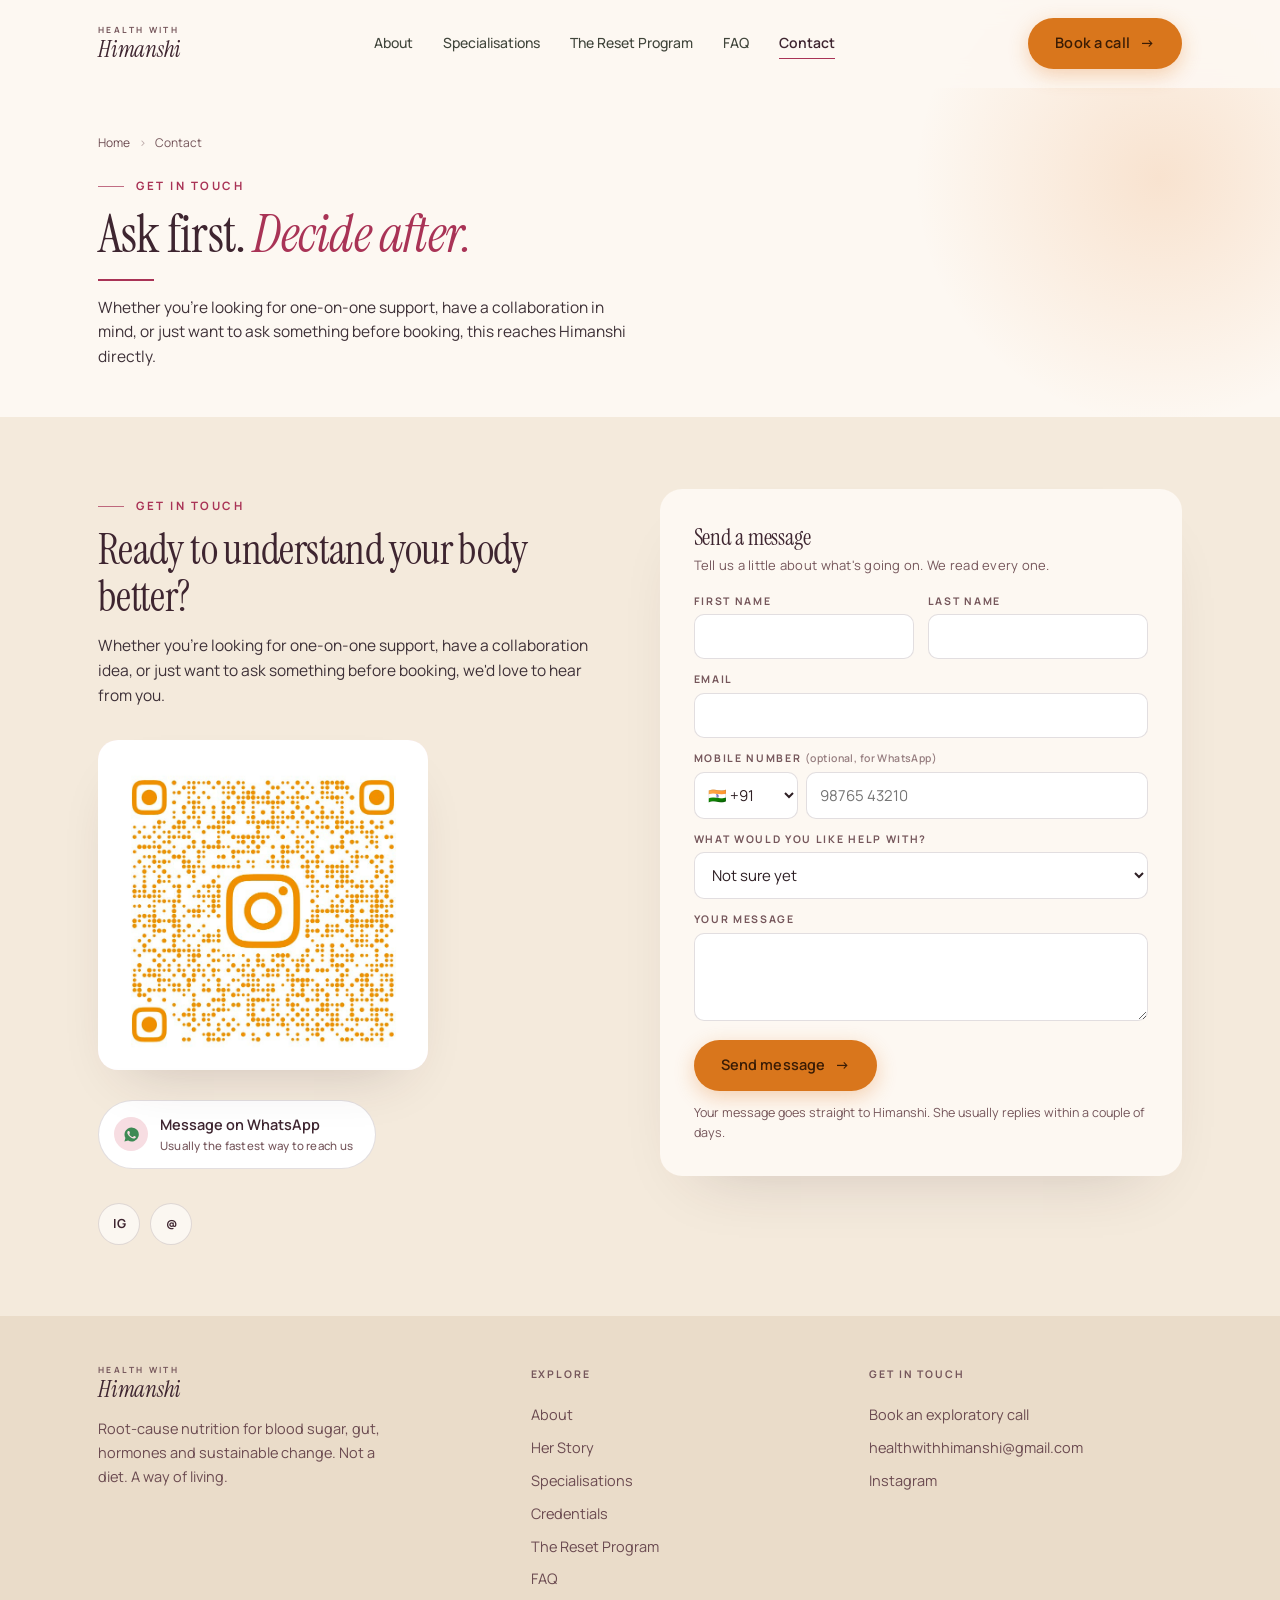
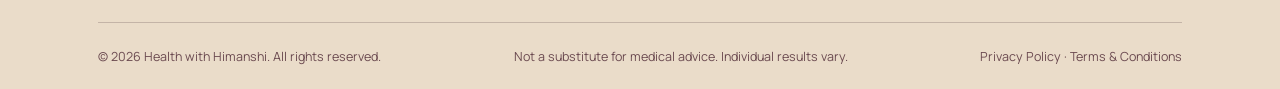
<file: contact.html>
<!DOCTYPE html>
<html lang="en-IN">
<head>
<meta charset="UTF-8">
<meta name="viewport" content="width=device-width, initial-scale=1.0">
<meta name="color-scheme" content="light only">
<meta name="theme-color" content="#FDF8F2">
<title>Contact | Book a Nutrition Consultation | Health with Himanshi</title>
<meta name="description" content="Get in touch with Himanshi Daryani, Clinical Dietitian &amp; Certified Diabetes Educator. Ask a question, or book an exploratory call.">
<meta name="robots" content="index, follow">
<meta name="author" content="Himanshi Daryani">
<link rel="canonical" href="https://healthwithhimanshi.com/contact.html">
<link rel="icon" href="favicon.ico" sizes="any">
<link rel="icon" href="favicon.svg" type="image/svg+xml">
<link rel="apple-touch-icon" href="apple-touch-icon.png">
<meta property="og:type" content="website">
<meta property="og:site_name" content="Health with Himanshi">
<meta property="og:locale" content="en_IN">
<meta property="og:url" content="https://healthwithhimanshi.com/contact.html">
<meta property="og:title" content="Contact | Book a Nutrition Consultation | Health with Himanshi">
<meta property="og:description" content="Get in touch with Himanshi Daryani, Clinical Dietitian &amp; Certified Diabetes Educator. Ask a question, or book an exploratory call.">
<meta property="og:image" content="https://healthwithhimanshi.com/himanshi-hero.jpg">
<meta property="og:image:width" content="1200">
<meta property="og:image:height" content="1500">
<meta name="twitter:card" content="summary_large_image">
<meta name="twitter:title" content="Contact | Book a Nutrition Consultation | Health with Himanshi">
<meta name="twitter:description" content="Get in touch with Himanshi Daryani, Clinical Dietitian &amp; Certified Diabetes Educator. Ask a question, or book an exploratory call.">
<meta name="twitter:image" content="https://healthwithhimanshi.com/himanshi-hero.jpg">
<link rel="preconnect" href="https://fonts.googleapis.com">
<link rel="preconnect" href="https://fonts.gstatic.com" crossorigin>
<link href="https://fonts.googleapis.com/css2?family=Instrument+Serif:ital@0;1&family=Manrope:wght@400;500;600;700&display=swap" rel="stylesheet">
<link rel="stylesheet" href="assets/styles.css">
<script src="assets/script.js" defer></script>
<script type="application/ld+json">
{
  "@context": "https://schema.org",
  "@type": "MedicalBusiness",
  "@id": "https://healthwithhimanshi.com/#business",
  "name": "Health with Himanshi",
  "alternateName": "Himanshi Daryani, Clinical Dietitian & Nutritionist",
  "url": "https://healthwithhimanshi.com/",
  "image": "https://healthwithhimanshi.com/himanshi-hero.jpg",
  "logo": "https://healthwithhimanshi.com/himanshi-hero.jpg",
  "description": "Root-cause nutrition counselling for blood sugar, gut health, hormonal balance and sustainable weight change.",
  "priceRange": "$$",
  "email": "healthwithhimanshi@gmail.com",
  "sameAs": [
    "https://www.instagram.com/_healthwithhimanshi?stkn=MXNjNHN3eTNkZm1lcw%3D%3D&utm_source=qr"
  ],
  "knowsAbout": [
    "Type 2 Diabetes nutrition",
    "Type 1 Diabetes carbohydrate counting",
    "Prediabetes and insulin resistance",
    "Polycystic Ovary Syndrome (PCOS)",
    "Irritable Bowel Syndrome and low FODMAP diet",
    "Sustainable weight management",
    "Cholesterol and cardiac nutrition"
  ],
  "founder": {
    "@type": "Person",
    "name": "Himanshi Daryani",
    "jobTitle": "Clinical Dietitian & Nutritionist",
    "hasCredential": [
      "Master's in Specialised Dietetics, Diabetes & Cardiac Nutrition",
      "Certified Diabetes Educator (DMDEA, ICP, IAD)",
      "Type 1 Diabetes Educator (SPEED)",
      "Low FODMAP Diet Specialist, Monash University, Australia"
    ]
  },
  "makesOffer": {
    "@type": "Offer",
    "itemOffered": {
      "@type": "Service",
      "name": "The Reset Program",
      "description": "A structured, personalised 1:1 nutrition counselling programme for blood sugar, gut, hormonal, or weight concerns.",
      "provider": { "@id": "https://healthwithhimanshi.com/#business" }
    }
  }
}
</script>
</head>
<body>
<a class="skip" href="#main">Skip to content</a>
<header class="site-header" id="top">
  <nav class="nav" aria-label="Primary">
    <a href="index.html" class="brand" aria-label="Health with Himanshi, home">
      <span class="brand-text">
        <span class="brand-top">Health with</span>
        <span class="brand-name">Himanshi</span>
      </span>
    </a>
    <div class="navlinks">
      <a href="about.html">About</a>
      <a href="specialisations.html">Specialisations</a>
      <a href="programs.html">The Reset Program</a>
      <a href="faq.html">FAQ</a>
      <a href="contact.html" aria-current="page">Contact</a>
    </div>
    <a href="contact.html" class="btn btn-primary nav-cta">Book a call <span class="arw" aria-hidden="true">&#8594;</span></a>
    <button class="menu-btn" id="menuBtn" aria-label="Open menu" aria-expanded="false" aria-controls="drawer">
      <span aria-hidden="true"></span>
    </button>
  </nav>
</header>
<div class="drawer" id="drawer">
  <a href="about.html">About</a>
  <a href="specialisations.html">Specialisations</a>
  <a href="programs.html">The Reset Program</a>
  <a href="faq.html">FAQ</a>
  <a href="contact.html" aria-current="page">Contact</a>
  <a href="contact.html" class="drawer-cta">Get in touch &#8594;</a>
</div>
<main id="main">
<section class="page-hero band-ivory">
  <div class="wrap">
    <div class="crumb"><a href="index.html">Home</a><span aria-hidden="true">&rsaquo;</span><span>Contact</span></div>
    <p class="eyebrow rv">Get in touch</p>
    <h1 class="rv rv-d1">Ask first. <span class="accent">Decide after.</span></h1>
    <div class="rule rv rv-d1"></div>
    <p class="lede rv rv-d2">Whether you're looking for one-on-one support, have a collaboration in mind, or just want to ask something before booking, this reaches Himanshi directly.</p>
      
  </div>
</section><section id="contact" class="contact pad">
  <div class="wrap contact-grid">
    <div>
      <p class="eyebrow rv">Get in touch</p>
      <!-- JUDGEMENT CALL, pick one:
           (a) "Ready to understand your body better?"  [current, mine]
           (b) "Have a question, or want to work together?"  [Himanshi original]
           (c) "Let's find what's actually driving it."  [her vocabulary, from the story section] -->
      <h2 class="rv rv-d1">Ready to understand your body better?</h2>
      <p class="lede rv rv-d2">Whether you're looking for one-on-one support, have a collaboration idea, or just want to ask something before booking, we'd love to hear from you.</p>
      <div class="contact-media rv rv-d2" style="margin-top:32px">
        <!-- ▼ REPLACE: himanshi-contact.jpg — and point the href at her Instagram PROFILE -->
        <a href="https://www.instagram.com/_healthwithhimanshi?stkn=MXNjNHN3eTNkZm1lcw%3D%3D&utm_source=qr" class="frame frame-soft insta-card" aria-label="Himanshi on Instagram">
          <img src="himanshi-contact.jpg" loading="lazy" decoding="async" alt="Himanshi Daryani, Clinical Dietitian">
          <div class="ph" aria-hidden="true"><code>himanshi-contact.jpg</code><small>Square, warm &amp; friendly</small></div>
          <span class="insta-badge">
            <svg viewBox="0 0 24 24" aria-hidden="true"><rect x="3.2" y="3.2" width="17.6" height="17.6" rx="5"/><circle cx="12" cy="12" r="4.1"/><circle cx="17.1" cy="6.9" r="1.25" fill="currentColor" stroke="none"/></svg>
            Follow on Instagram
          </span>
        </a>
      </div>
      <div class="contact-actions rv rv-d3">
        <!-- ▼ REPLACE href with https://wa.me/<your number> -->
        <!-- Set href to https://wa.me/91XXXXXXXXXX using country code, no plus sign, no spaces. -->
        <a href="#" class="wa" id="waLink">
          <span class="wa-ic" aria-hidden="true">
            <svg viewBox="0 0 24 24"><path d="M12 2a10 10 0 0 0-8.6 15L2 22l5.2-1.4A10 10 0 1 0 12 2Zm5.6 14.2c-.2.7-1.2 1.3-1.9 1.4-.5.1-1.1.1-3.5-.8-2.9-1.2-4.8-4.2-5-4.4-.1-.2-1.1-1.5-1.1-2.9s.7-2 1-2.3c.2-.3.5-.3.7-.3h.5c.2 0 .4 0 .6.5s.8 2 .9 2.1c.1.2.1.3 0 .5s-.2.4-.3.5l-.4.5c-.2.2-.3.3-.1.7.2.3.8 1.4 1.8 2.3 1.3 1.1 2.3 1.5 2.6 1.6.3.1.5.1.7-.1s.8-.9 1-1.2c.2-.3.4-.3.7-.2s1.7.8 2 1c.3.1.5.2.5.3.1.2.1.7-.1 1.3Z"/></svg>
          </span>
          <span>Message on WhatsApp<small>Usually the fastest way to reach us</small></span>
        </a>
        <div class="socials">
          <a href="https://www.instagram.com/_healthwithhimanshi?stkn=MXNjNHN3eTNkZm1lcw%3D%3D&utm_source=qr" aria-label="Instagram">IG</a>
          <a href="mailto:healthwithhimanshi@gmail.com" aria-label="Email Himanshi">@</a>
        </div>
      </div>
    </div>
    <div class="form-card rv rv-d2">
      <h3>Send a message</h3>
      <p class="caption">Tell us a little about what's going on. We read every one.</p>
      <!-- Delivery: FormSubmit posts straight to healthwithhimanshi@gmail.com with no account needed.
           FIRST SUBMISSION ONLY: FormSubmit emails Himanshi a confirmation link. She must click it once;
           after that every message arrives in her inbox automatically. -->
      <form id="contactForm" action="https://formsubmit.co/ajax/healthwithhimanshi@gmail.com" method="POST" novalidate>
        <input type="hidden" name="_subject" value="New enquiry from Health with Himanshi">
        <input type="hidden" name="_template" value="table">
        <input type="hidden" name="_captcha" value="false">
        <input type="hidden" name="_next" id="_next" value="">
        <input class="hp" type="text" name="_honey" tabindex="-1" autocomplete="off" aria-hidden="true">
        <div class="form-row">
          <div><label for="fname">First name</label><input id="fname" name="First name" type="text" autocomplete="given-name" required></div>
          <div><label for="lname">Last name</label><input id="lname" name="Last name" type="text" autocomplete="family-name" required></div>
        </div>
        <div><label for="email">Email</label><input id="email" name="email" type="email" autocomplete="email" required></div>
        <div>
          <label for="phone">Mobile number <span class="opt">(optional, for WhatsApp)</span></label>
          <div class="tel-row">
            <select id="cc" name="Country code" aria-label="Country code">
              <option value="+91" selected>🇮🇳 +91</option>
              <option value="+1">🇺🇸 +1</option>
              <option value="+44">🇬🇧 +44</option>
              <option value="+971">🇦🇪 +971</option>
              <option value="+65">🇸🇬 +65</option>
              <option value="+61">🇦🇺 +61</option>
              <option value="+49">🇩🇪 +49</option>
              <option value="+64">🇳🇿 +64</option>
              <option value="+27">🇿🇦 +27</option>
              <option value="other">Other</option>
            </select>
            <input id="phone" name="Mobile" type="tel" inputmode="tel" autocomplete="tel" placeholder="98765 43210">
          </div>
        </div>
        <div>
          <label for="topic">What would you like help with?</label>
          <select id="topic" name="I need help with">
            <option>Not sure yet</option>
            <option>Type 2 Diabetes</option>
            <option>Type 1 Diabetes</option>
            <option>Prediabetes &amp; insulin resistance</option>
            <option>PCOS &amp; hormonal health</option>
            <option>Gut health &amp; IBS</option>
            <option>Sustainable weight management</option>
            <option>Cholesterol &amp; heart health</option>
            <option>Food psychology</option>
            <option>Something else</option>
          </select>
        </div>
        <div><label for="msg">Your message</label><textarea id="msg" name="Message"></textarea></div>
        <button type="submit" class="btn btn-primary" style="align-self:flex-start">Send message <span class="arw" aria-hidden="true">→</span></button>
        <p class="form-note" id="formNote" role="status">Your message goes straight to Himanshi. She usually replies within a couple of days.</p>
      </form>
    </div>
  </div>
</section>
</main>
<footer>
  <div class="wrap">
    <div class="foot-top">
      <div>
        <a href="index.html" class="brand">
          <span class="brand-text"><span class="brand-top">Health with</span><span class="brand-name">Himanshi</span></span>
        </a>
        <p class="foot-blurb">Root-cause nutrition for blood sugar, gut, hormones and sustainable change. Not a diet. A way of living.</p>
      </div>
      <div>
        <h4>Explore</h4>
        <nav aria-label="Footer">
          <a href="about.html">About</a>
          <a href="about.html#story">Her Story</a>
          <a href="specialisations.html">Specialisations</a>
          <a href="about.html#credentials">Credentials</a>
          <a href="programs.html">The Reset Program</a>
          <a href="faq.html">FAQ</a>
        </nav>
      </div>
      <div>
        <h4>Get in touch</h4>
        <nav aria-label="Contact">
          <a href="contact.html">Book an exploratory call</a>
          <a href="mailto:healthwithhimanshi@gmail.com">healthwithhimanshi@gmail.com</a>
          <a href="https://www.instagram.com/_healthwithhimanshi?stkn=MXNjNHN3eTNkZm1lcw%3D%3D&utm_source=qr">Instagram</a>
        </nav>
      </div>
    </div>
    <div class="foot-bot">
      <span>&copy; 2026 Health with Himanshi. All rights reserved.</span>
      <span>Not a substitute for medical advice. Individual results vary.</span>
      <span><a href="privacy-policy.html">Privacy Policy</a> &middot; <a href="terms-and-conditions.html">Terms &amp; Conditions</a></span>
    </div>
  </div>
</footer>
<div class="mobile-cta" id="mobileCta">
  <a href="contact.html" class="btn btn-primary">Book a call</a>
  <a href="programs.html" class="btn btn-ghost">The Reset</a>
</div>
</body>
</html>
</file>
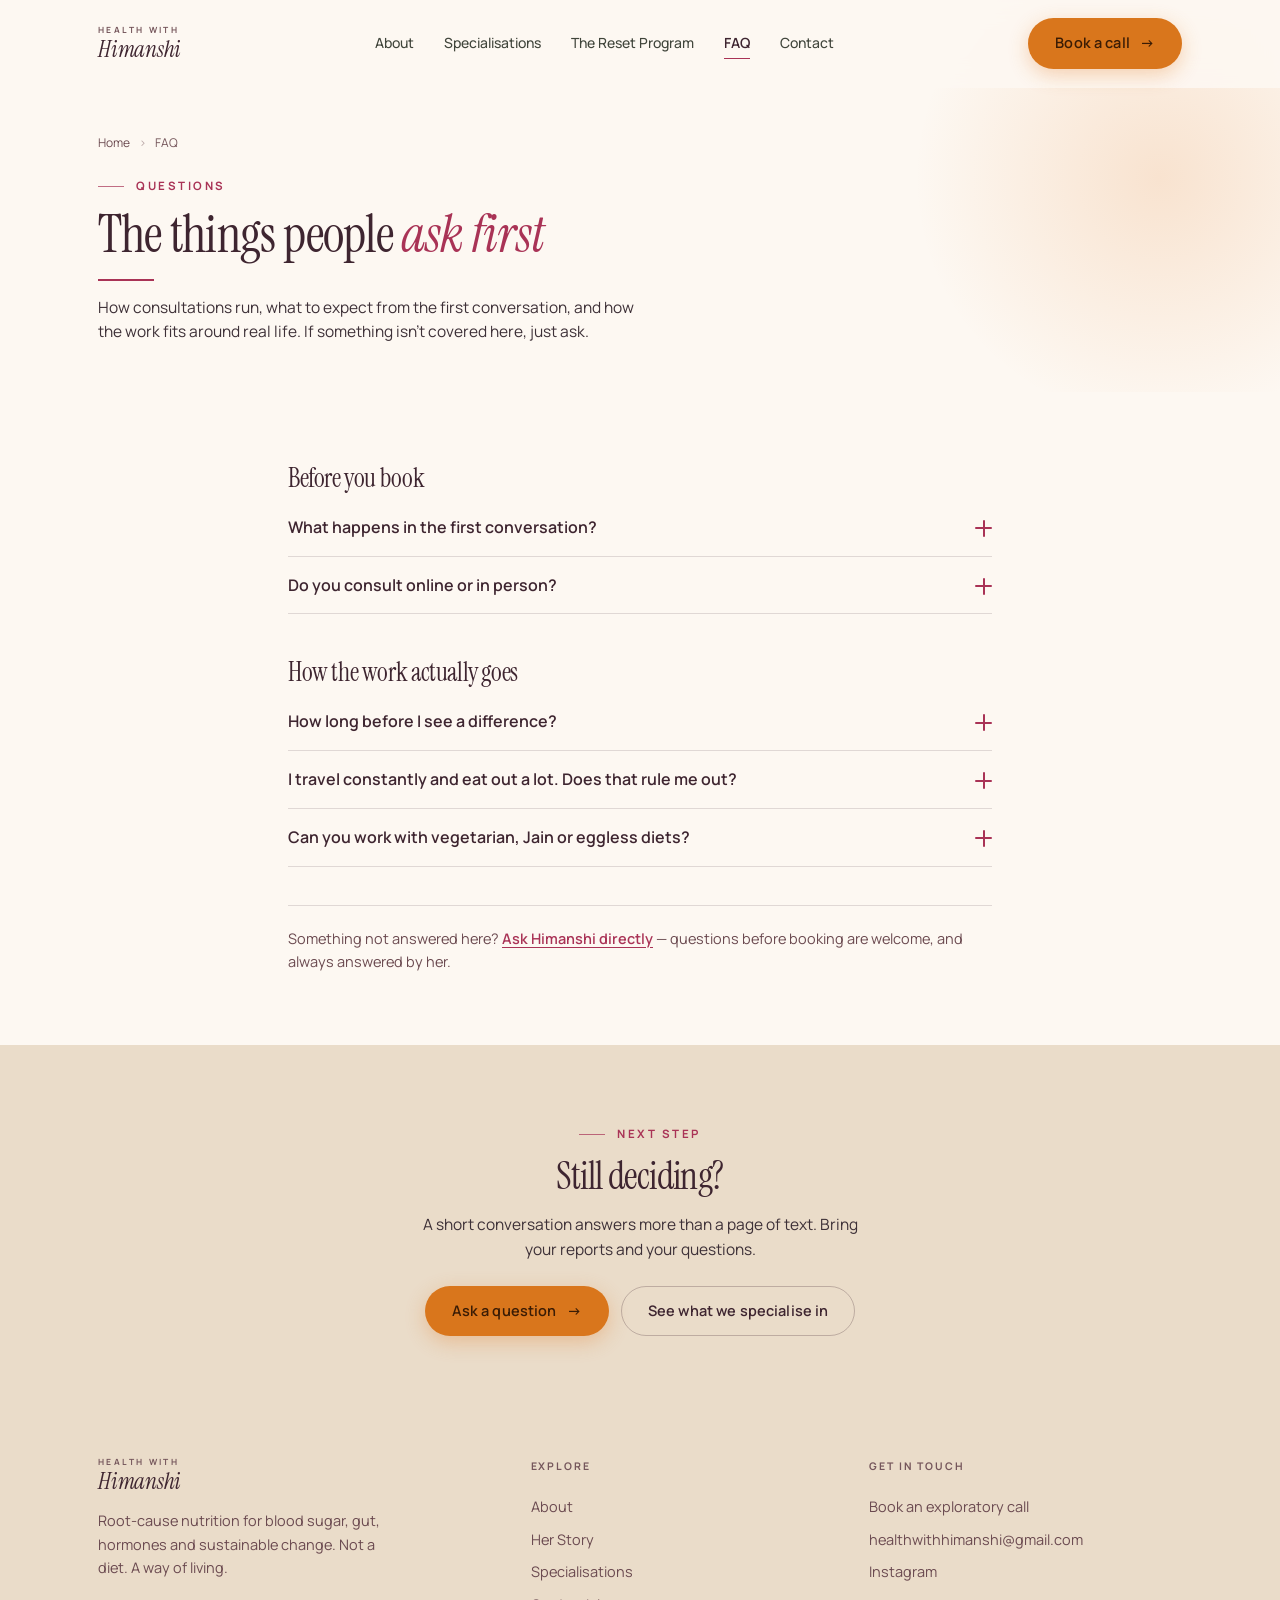
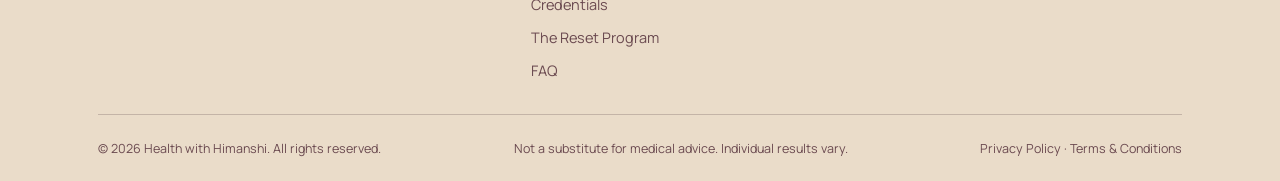
<file: faq.html>
<!DOCTYPE html>
<html lang="en-IN">
<head>
<meta charset="UTF-8">
<meta name="viewport" content="width=device-width, initial-scale=1.0">
<meta name="color-scheme" content="light only">
<meta name="theme-color" content="#FDF8F2">
<title>FAQ | Costs, Consultations &amp; How It Works | Health with Himanshi</title>
<meta name="description" content="Common questions about working with Himanshi Daryani — how consultations run, what to expect from the first conversation, timelines, travel and vegetarian or Jain diets.">
<meta name="robots" content="index, follow">
<meta name="author" content="Himanshi Daryani">
<link rel="canonical" href="https://healthwithhimanshi.com/faq.html">
<link rel="icon" href="favicon.ico" sizes="any">
<link rel="icon" href="favicon.svg" type="image/svg+xml">
<link rel="apple-touch-icon" href="apple-touch-icon.png">
<meta property="og:type" content="website">
<meta property="og:site_name" content="Health with Himanshi">
<meta property="og:locale" content="en_IN">
<meta property="og:url" content="https://healthwithhimanshi.com/faq.html">
<meta property="og:title" content="FAQ | Costs, Consultations &amp; How It Works | Health with Himanshi">
<meta property="og:description" content="Common questions about working with Himanshi Daryani — how consultations run, what to expect from the first conversation, timelines, travel and vegetarian or Jain diets.">
<meta property="og:image" content="https://healthwithhimanshi.com/himanshi-hero.jpg">
<meta property="og:image:width" content="1200">
<meta property="og:image:height" content="1500">
<meta name="twitter:card" content="summary_large_image">
<meta name="twitter:title" content="FAQ | Costs, Consultations &amp; How It Works | Health with Himanshi">
<meta name="twitter:description" content="Common questions about working with Himanshi Daryani — how consultations run, what to expect from the first conversation, timelines, travel and vegetarian or Jain diets.">
<meta name="twitter:image" content="https://healthwithhimanshi.com/himanshi-hero.jpg">
<link rel="preconnect" href="https://fonts.googleapis.com">
<link rel="preconnect" href="https://fonts.gstatic.com" crossorigin>
<link href="https://fonts.googleapis.com/css2?family=Instrument+Serif:ital@0;1&family=Manrope:wght@400;500;600;700&display=swap" rel="stylesheet">
<link rel="stylesheet" href="assets/styles.css">
<script src="assets/script.js" defer></script>
<script type="application/ld+json">
{
  "@context": "https://schema.org",
  "@type": "MedicalBusiness",
  "@id": "https://healthwithhimanshi.com/#business",
  "name": "Health with Himanshi",
  "alternateName": "Himanshi Daryani, Clinical Dietitian & Nutritionist",
  "url": "https://healthwithhimanshi.com/",
  "image": "https://healthwithhimanshi.com/himanshi-hero.jpg",
  "logo": "https://healthwithhimanshi.com/himanshi-hero.jpg",
  "description": "Root-cause nutrition counselling for blood sugar, gut health, hormonal balance and sustainable weight change.",
  "priceRange": "$$",
  "email": "healthwithhimanshi@gmail.com",
  "sameAs": [
    "https://www.instagram.com/_healthwithhimanshi?stkn=MXNjNHN3eTNkZm1lcw%3D%3D&utm_source=qr"
  ],
  "knowsAbout": [
    "Type 2 Diabetes nutrition",
    "Type 1 Diabetes carbohydrate counting",
    "Prediabetes and insulin resistance",
    "Polycystic Ovary Syndrome (PCOS)",
    "Irritable Bowel Syndrome and low FODMAP diet",
    "Sustainable weight management",
    "Cholesterol and cardiac nutrition"
  ],
  "founder": {
    "@type": "Person",
    "name": "Himanshi Daryani",
    "jobTitle": "Clinical Dietitian & Nutritionist",
    "hasCredential": [
      "Master's in Specialised Dietetics, Diabetes & Cardiac Nutrition",
      "Certified Diabetes Educator (DMDEA, ICP, IAD)",
      "Type 1 Diabetes Educator (SPEED)",
      "Low FODMAP Diet Specialist, Monash University, Australia"
    ]
  },
  "makesOffer": {
    "@type": "Offer",
    "itemOffered": {
      "@type": "Service",
      "name": "The Reset Program",
      "description": "A structured, personalised 1:1 nutrition counselling programme for blood sugar, gut, hormonal, or weight concerns.",
      "provider": { "@id": "https://healthwithhimanshi.com/#business" }
    }
  }
}
</script>
<script type="application/ld+json">
{
  "@context": "https://schema.org",
  "@type": "FAQPage",
  "mainEntity": [
    {
      "@type": "Question",
      "name": "What happens in the first conversation?",
      "acceptedAnswer": {
        "@type": "Answer",
        "text": "It's a conversation, not a sales call. Himanshi asks what's going on, what you've already tried, and what your reports say. By the end you'll have an honest answer about whether she is the right person to help — including if the answer is no."
      }
    },
    {
      "@type": "Question",
      "name": "Do you consult online or in person?",
      "acceptedAnswer": {
        "@type": "Answer",
        "text": "Consultations are online, over Google Meet or Zoom. Sessions run Monday to Friday, 9am–5pm IST, and Saturday, 9am–2pm IST."
      }
    },
    {
      "@type": "Question",
      "name": "How long before I see a difference?",
      "acceptedAnswer": {
        "@type": "Answer",
        "text": "That depends on what's being worked on, your medical history, and how consistent things are. Anyone promising you a fixed number in a fixed timeframe is guessing. What you'll get here is a clear view of which markers should move first and roughly what a realistic pace looks like for your situation."
      }
    },
    {
      "@type": "Question",
      "name": "I travel constantly and eat out a lot. Does that rule me out?",
      "acceptedAnswer": {
        "@type": "Answer",
        "text": "The opposite — it's specifically built into the programme. Travel guidance, eating-out strategies and grocery swaps are part of the work, because a plan that only survives a quiet week at home isn't a plan."
      }
    },
    {
      "@type": "Question",
      "name": "Can you work with vegetarian, Jain or eggless diets?",
      "acceptedAnswer": {
        "@type": "Answer",
        "text": "Yes. Plans are built around how you already eat, not around a template that assumes otherwise. Protein targets in particular need real thought on a vegetarian or Jain diet, and that's part of the job."
      }
    }
  ]
}
</script>
</head>
<body>
<a class="skip" href="#main">Skip to content</a>
<header class="site-header" id="top">
  <nav class="nav" aria-label="Primary">
    <a href="index.html" class="brand" aria-label="Health with Himanshi, home">
      <span class="brand-text">
        <span class="brand-top">Health with</span>
        <span class="brand-name">Himanshi</span>
      </span>
    </a>
    <div class="navlinks">
      <a href="about.html">About</a>
      <a href="specialisations.html">Specialisations</a>
      <a href="programs.html">The Reset Program</a>
      <a href="faq.html" aria-current="page">FAQ</a>
      <a href="contact.html">Contact</a>
    </div>
    <a href="contact.html" class="btn btn-primary nav-cta">Book a call <span class="arw" aria-hidden="true">&#8594;</span></a>
    <button class="menu-btn" id="menuBtn" aria-label="Open menu" aria-expanded="false" aria-controls="drawer">
      <span aria-hidden="true"></span>
    </button>
  </nav>
</header>
<div class="drawer" id="drawer">
  <a href="about.html">About</a>
  <a href="specialisations.html">Specialisations</a>
  <a href="programs.html">The Reset Program</a>
  <a href="faq.html" aria-current="page">FAQ</a>
  <a href="contact.html">Contact</a>
  <a href="contact.html" class="drawer-cta">Get in touch &#8594;</a>
</div>
<main id="main">
<section class="page-hero band-ivory">
  <div class="wrap">
    <div class="crumb"><a href="index.html">Home</a><span aria-hidden="true">&rsaquo;</span><span>FAQ</span></div>
    <p class="eyebrow rv">Questions</p>
    <h1 class="rv rv-d1">The things people <span class="accent">ask first</span></h1>
    <div class="rule rv rv-d1"></div>
    <p class="lede rv rv-d2">How consultations run, what to expect from the first conversation, and how the work fits around real life. If something isn&rsquo;t covered here, just ask.</p>
      
  </div>
</section>
<section class="pad band-ivory">
  <div class="wrap-narrow faq">
    <div class="faq-group rv">
      <h2>Before you book</h2>
        <details class="qa">
          <summary><span>What happens in the first conversation?</span><span class="chev" aria-hidden="true"></span></summary>
          <div class="ans"><p>It's a conversation, not a sales call. Himanshi asks what's going on, what you've already tried, and what your reports say. By the end you'll have an honest answer about whether she is the right person to help — including if the answer is no.</p></div>
        </details>
        <details class="qa">
          <summary><span>Do you consult online or in person?</span><span class="chev" aria-hidden="true"></span></summary>
          <div class="ans"><p>Consultations are online, over Google Meet or Zoom. Sessions run Monday to Friday, 9am–5pm IST, and Saturday, 9am–2pm IST.</p></div>
        </details>
    </div>
    <div class="faq-group rv">
      <h2>How the work actually goes</h2>
        <details class="qa">
          <summary><span>How long before I see a difference?</span><span class="chev" aria-hidden="true"></span></summary>
          <div class="ans"><p>That depends on what's being worked on, your medical history, and how consistent things are. Anyone promising you a fixed number in a fixed timeframe is guessing. What you'll get here is a clear view of which markers should move first and roughly what a realistic pace looks like for your situation.</p></div>
        </details>
        <details class="qa">
          <summary><span>I travel constantly and eat out a lot. Does that rule me out?</span><span class="chev" aria-hidden="true"></span></summary>
          <div class="ans"><p>The opposite — it's specifically built into the programme. Travel guidance, eating-out strategies and grocery swaps are part of the work, because a plan that only survives a quiet week at home isn't a plan.</p></div>
        </details>
        <details class="qa">
          <summary><span>Can you work with vegetarian, Jain or eggless diets?</span><span class="chev" aria-hidden="true"></span></summary>
          <div class="ans"><p>Yes. Plans are built around how you already eat, not around a template that assumes otherwise. Protein targets in particular need real thought on a vegetarian or Jain diet, and that's part of the job.</p></div>
        </details>
    </div>
    <p class="faq-foot">Something not answered here? <a href="contact.html">Ask Himanshi directly</a> — questions before booking are welcome, and always answered by her.</p>
  </div>
</section>
<section class="cta-band pad">
  <div class="wrap">
    <p class="eyebrow rv" style="justify-content:center">Next step</p>
    <h2 class="rv rv-d1">Still deciding?</h2>
    <p class="lede rv rv-d2">A short conversation answers more than a page of text. Bring your reports and your questions.</p>
    <div class="row rv rv-d3">
      <a href="contact.html" class="btn btn-primary">Ask a question <span class="arw" aria-hidden="true">&#8594;</span></a>
      <a href="specialisations.html" class="btn btn-ghost">See what we specialise in</a>
    </div>
  </div>
</section>
</main>
<footer>
  <div class="wrap">
    <div class="foot-top">
      <div>
        <a href="index.html" class="brand">
          <span class="brand-text"><span class="brand-top">Health with</span><span class="brand-name">Himanshi</span></span>
        </a>
        <p class="foot-blurb">Root-cause nutrition for blood sugar, gut, hormones and sustainable change. Not a diet. A way of living.</p>
      </div>
      <div>
        <h4>Explore</h4>
        <nav aria-label="Footer">
          <a href="about.html">About</a>
          <a href="about.html#story">Her Story</a>
          <a href="specialisations.html">Specialisations</a>
          <a href="about.html#credentials">Credentials</a>
          <a href="programs.html">The Reset Program</a>
          <a href="faq.html">FAQ</a>
        </nav>
      </div>
      <div>
        <h4>Get in touch</h4>
        <nav aria-label="Contact">
          <a href="contact.html">Book an exploratory call</a>
          <a href="mailto:healthwithhimanshi@gmail.com">healthwithhimanshi@gmail.com</a>
          <a href="https://www.instagram.com/_healthwithhimanshi?stkn=MXNjNHN3eTNkZm1lcw%3D%3D&utm_source=qr">Instagram</a>
        </nav>
      </div>
    </div>
    <div class="foot-bot">
      <span>&copy; 2026 Health with Himanshi. All rights reserved.</span>
      <span>Not a substitute for medical advice. Individual results vary.</span>
      <span><a href="privacy-policy.html">Privacy Policy</a> &middot; <a href="terms-and-conditions.html">Terms &amp; Conditions</a></span>
    </div>
  </div>
</footer>
<div class="mobile-cta" id="mobileCta">
  <a href="contact.html" class="btn btn-primary">Book a call</a>
  <a href="programs.html" class="btn btn-ghost">The Reset</a>
</div>
</body>
</html>
</file>
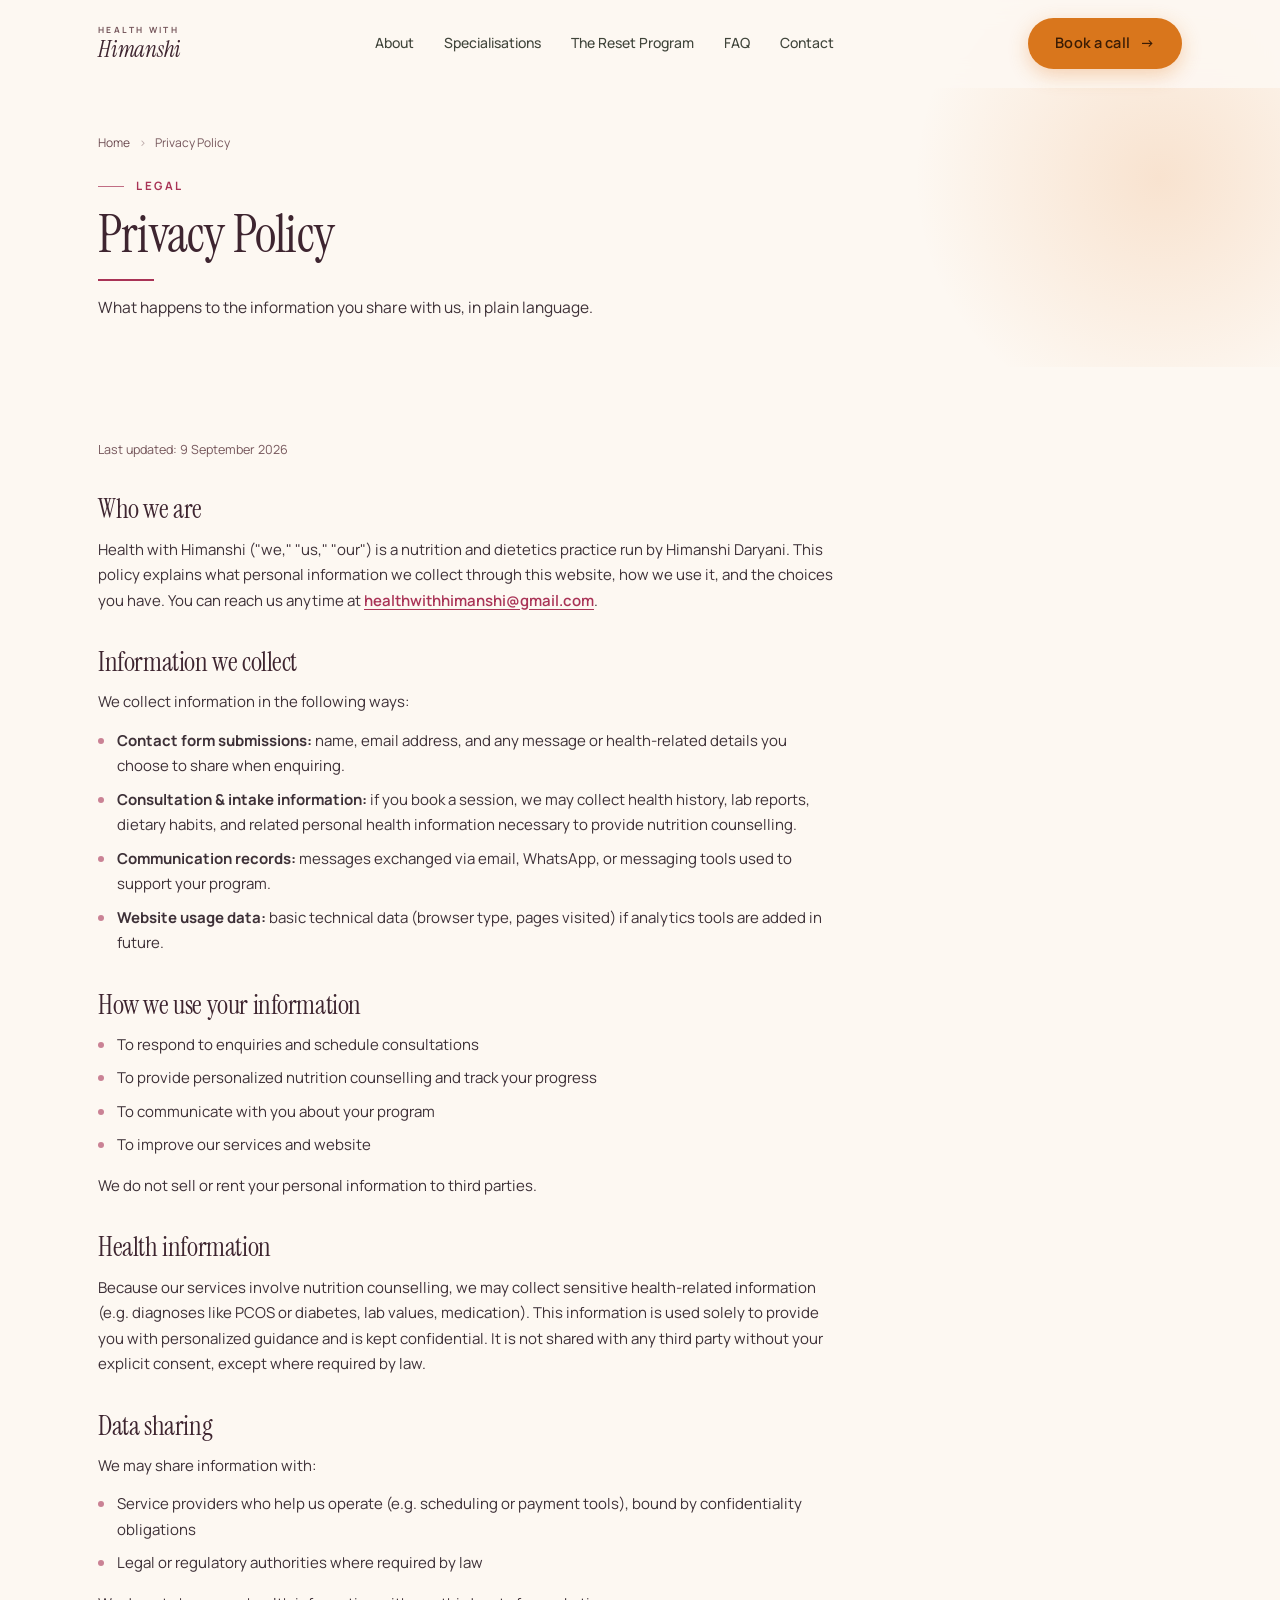
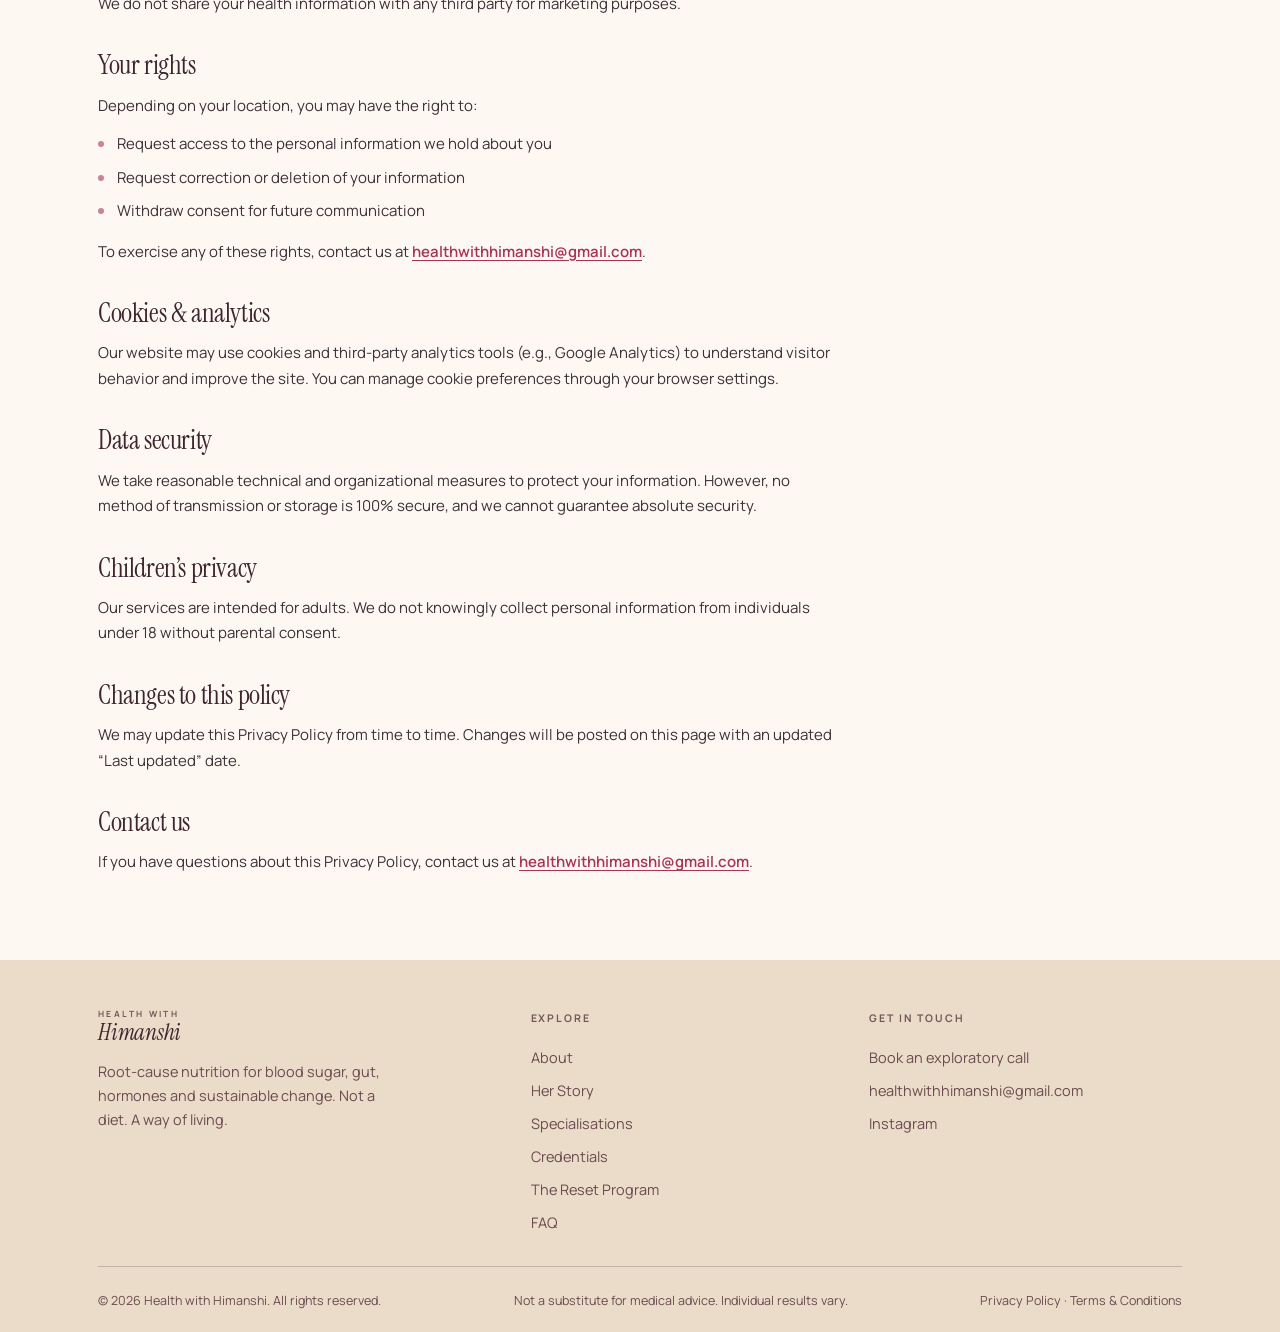
<file: privacy-policy.html>
<!DOCTYPE html>
<html lang="en-IN">
<head>
<meta charset="UTF-8">
<meta name="viewport" content="width=device-width, initial-scale=1.0">
<meta name="color-scheme" content="light only">
<meta name="theme-color" content="#FDF8F2">
<title>Privacy Policy | Health with Himanshi</title>
<meta name="description" content="How Health with Himanshi collects, uses and protects the information you share through this website.">
<meta name="robots" content="index, follow">
<meta name="author" content="Himanshi Daryani">
<link rel="canonical" href="https://healthwithhimanshi.com/privacy-policy.html">
<link rel="icon" href="favicon.ico" sizes="any">
<link rel="icon" href="favicon.svg" type="image/svg+xml">
<link rel="apple-touch-icon" href="apple-touch-icon.png">
<meta property="og:type" content="website">
<meta property="og:site_name" content="Health with Himanshi">
<meta property="og:locale" content="en_IN">
<meta property="og:url" content="https://healthwithhimanshi.com/privacy-policy.html">
<meta property="og:title" content="Privacy Policy | Health with Himanshi">
<meta property="og:description" content="How Health with Himanshi collects, uses and protects the information you share through this website.">
<meta property="og:image" content="https://healthwithhimanshi.com/himanshi-hero.jpg">
<meta property="og:image:width" content="1200">
<meta property="og:image:height" content="1500">
<meta name="twitter:card" content="summary_large_image">
<meta name="twitter:title" content="Privacy Policy | Health with Himanshi">
<meta name="twitter:description" content="How Health with Himanshi collects, uses and protects the information you share through this website.">
<meta name="twitter:image" content="https://healthwithhimanshi.com/himanshi-hero.jpg">
<link rel="preconnect" href="https://fonts.googleapis.com">
<link rel="preconnect" href="https://fonts.gstatic.com" crossorigin>
<link href="https://fonts.googleapis.com/css2?family=Instrument+Serif:ital@0;1&family=Manrope:wght@400;500;600;700&display=swap" rel="stylesheet">
<link rel="stylesheet" href="assets/styles.css">
<script src="assets/script.js" defer></script>
<script type="application/ld+json">
{
  "@context": "https://schema.org",
  "@type": "MedicalBusiness",
  "@id": "https://healthwithhimanshi.com/#business",
  "name": "Health with Himanshi",
  "alternateName": "Himanshi Daryani, Clinical Dietitian & Nutritionist",
  "url": "https://healthwithhimanshi.com/",
  "image": "https://healthwithhimanshi.com/himanshi-hero.jpg",
  "logo": "https://healthwithhimanshi.com/himanshi-hero.jpg",
  "description": "Root-cause nutrition counselling for blood sugar, gut health, hormonal balance and sustainable weight change.",
  "priceRange": "$$",
  "email": "healthwithhimanshi@gmail.com",
  "sameAs": [
    "https://www.instagram.com/p/DcQxlRtiGsH"
  ],
  "knowsAbout": [
    "Type 2 Diabetes nutrition",
    "Type 1 Diabetes carbohydrate counting",
    "Prediabetes and insulin resistance",
    "Polycystic Ovary Syndrome (PCOS)",
    "Irritable Bowel Syndrome and low FODMAP diet",
    "Sustainable weight management",
    "Cholesterol and cardiac nutrition"
  ],
  "founder": {
    "@type": "Person",
    "name": "Himanshi Daryani",
    "jobTitle": "Clinical Dietitian & Nutritionist",
    "hasCredential": [
      "Master's in Specialised Dietetics, Diabetes & Cardiac Nutrition",
      "Certified Diabetes Educator (DMDEA, ICP, IAD)",
      "Type 1 Diabetes Educator (SPEED)",
      "Low FODMAP Diet Specialist, Monash University, Australia"
    ]
  },
  "makesOffer": {
    "@type": "Offer",
    "itemOffered": {
      "@type": "Service",
      "name": "The Reset Program",
      "description": "A structured, personalised 1:1 nutrition counselling programme for blood sugar, gut, hormonal, or weight concerns.",
      "provider": { "@id": "https://healthwithhimanshi.com/#business" }
    }
  }
}
</script>
</head>
<body>
<a class="skip" href="#main">Skip to content</a>
<header class="site-header" id="top">
  <nav class="nav" aria-label="Primary">
    <a href="index.html" class="brand" aria-label="Health with Himanshi, home">
      <span class="brand-text">
        <span class="brand-top">Health with</span>
        <span class="brand-name">Himanshi</span>
      </span>
    </a>
    <div class="navlinks">
      <a href="about.html">About</a>
      <a href="specialisations.html">Specialisations</a>
      <a href="programs.html">The Reset Program</a>
      <a href="faq.html">FAQ</a>
      <a href="contact.html">Contact</a>
    </div>
    <a href="contact.html" class="btn btn-primary nav-cta">Book a call <span class="arw" aria-hidden="true">&#8594;</span></a>
    <button class="menu-btn" id="menuBtn" aria-label="Open menu" aria-expanded="false" aria-controls="drawer">
      <span aria-hidden="true"></span>
    </button>
  </nav>
</header>
<div class="drawer" id="drawer">
  <a href="about.html">About</a>
  <a href="specialisations.html">Specialisations</a>
  <a href="programs.html">The Reset Program</a>
  <a href="faq.html">FAQ</a>
  <a href="contact.html">Contact</a>
  <a href="contact.html" class="drawer-cta">Get in touch &#8594;</a>
</div>
<main id="main">
<section class="page-hero band-ivory">
  <div class="wrap">
    <div class="crumb"><a href="index.html">Home</a><span aria-hidden="true">&rsaquo;</span><span>Privacy Policy</span></div>
    <p class="eyebrow rv">Legal</p>
    <h1 class="rv rv-d1">Privacy Policy</h1>
    <div class="rule rv rv-d1"></div>
    <p class="lede rv rv-d2">What happens to the information you share with us, in plain language.</p>
  </div>
</section>
<section class="pad band-ivory">
  <div class="wrap">
    <div class="prose">
      <p class="updated">Last updated: 9 September 2026</p>
      <h2 id="s1"><span class="n"></span>Who we are</h2>
      <p>Health with Himanshi ("we," "us," "our") is a nutrition and dietetics practice run by Himanshi Daryani. This policy explains what personal information we collect through this website, how we use it, and the choices you have. You can reach us anytime at <a href="mailto:healthwithhimanshi@gmail.com">healthwithhimanshi@gmail.com</a>.</p>
      <h2 id="s2"><span class="n"></span>Information we collect</h2>
      <p>We collect information in the following ways:</p>
      <ul>
      <li><strong>Contact form submissions:</strong> name, email address, and any message or health-related details you choose to share when enquiring.</li>
      <li><strong>Consultation &amp; intake information:</strong> if you book a session, we may collect health history, lab reports, dietary habits, and related personal health information necessary to provide nutrition counselling.</li>
      <li><strong>Communication records:</strong> messages exchanged via email, WhatsApp, or messaging tools used to support your program.</li>
      <li><strong>Website usage data:</strong> basic technical data (browser type, pages visited) if analytics tools are added in future.</li>
      </ul>
      <h2 id="s3"><span class="n"></span>How we use your information</h2>
      <ul>
      <li>To respond to enquiries and schedule consultations</li>
      <li>To provide personalized nutrition counselling and track your progress</li>
      <li>To communicate with you about your program</li>
      <li>To improve our services and website</li>
      </ul>
      <p>We do not sell or rent your personal information to third parties.</p>
      <h2 id="s4"><span class="n"></span>Health information</h2>
      <p>Because our services involve nutrition counselling, we may collect sensitive health-related information (e.g. diagnoses like PCOS or diabetes, lab values, medication). This information is used solely to provide you with personalized guidance and is kept confidential. It is not shared with any third party without your explicit consent, except where required by law.</p>
      <h2 id="s5"><span class="n"></span>Data sharing</h2>
      <p>We may share information with:</p>
      <ul>
      <li>Service providers who help us operate (e.g. scheduling or payment tools), bound by confidentiality obligations</li>
      <li>Legal or regulatory authorities where required by law</li>
      </ul>
      <p>We do not share your health information with any third party for marketing purposes.</p>
      <h2 id="s6"><span class="n"></span>Your rights</h2>
      <p>Depending on your location, you may have the right to:</p>
      <ul>
      <li>Request access to the personal information we hold about you</li>
      <li>Request correction or deletion of your information</li>
      <li>Withdraw consent for future communication</li>
      </ul>
      <p>To exercise any of these rights, contact us at <a href="mailto:healthwithhimanshi@gmail.com">healthwithhimanshi@gmail.com</a>.</p>
      <h2 id="s7"><span class="n"></span>Cookies &amp; analytics</h2>
      <p>Our website may use cookies and third-party analytics tools (e.g., Google Analytics) to understand visitor behavior and improve the site. You can manage cookie preferences through your browser settings.</p>
      <h2 id="s8"><span class="n"></span>Data security</h2>
      <p>We take reasonable technical and organizational measures to protect your information. However, no method of transmission or storage is 100% secure, and we cannot guarantee absolute security.</p>
      <h2 id="s9"><span class="n"></span>Children&rsquo;s privacy</h2>
      <p>Our services are intended for adults. We do not knowingly collect personal information from individuals under 18 without parental consent.</p>
      <h2 id="s10"><span class="n"></span>Changes to this policy</h2>
      <p>We may update this Privacy Policy from time to time. Changes will be posted on this page with an updated &ldquo;Last updated&rdquo; date.</p>
      <h2 id="s11"><span class="n"></span>Contact us</h2>
      <p>If you have questions about this Privacy Policy, contact us at <a href="mailto:healthwithhimanshi@gmail.com">healthwithhimanshi@gmail.com</a>.</p>
    </div>
  </div>
</section>
</main>
<footer>
  <div class="wrap">
    <div class="foot-top">
      <div>
        <a href="index.html" class="brand">
          <span class="brand-text"><span class="brand-top">Health with</span><span class="brand-name">Himanshi</span></span>
        </a>
        <p class="foot-blurb">Root-cause nutrition for blood sugar, gut, hormones and sustainable change. Not a diet. A way of living.</p>
      </div>
      <div>
        <h4>Explore</h4>
        <nav aria-label="Footer">
          <a href="about.html">About</a>
          <a href="about.html#story">Her Story</a>
          <a href="specialisations.html">Specialisations</a>
          <a href="about.html#credentials">Credentials</a>
          <a href="programs.html">The Reset Program</a>
          <a href="faq.html">FAQ</a>
        </nav>
      </div>
      <div>
        <h4>Get in touch</h4>
        <nav aria-label="Contact">
          <a href="contact.html">Book an exploratory call</a>
          <a href="mailto:healthwithhimanshi@gmail.com">healthwithhimanshi@gmail.com</a>
          <a href="https://www.instagram.com/p/DcQxlRtiGsH">Instagram</a>
        </nav>
      </div>
    </div>
    <div class="foot-bot">
      <span>&copy; 2026 Health with Himanshi. All rights reserved.</span>
      <span>Not a substitute for medical advice. Individual results vary.</span>
      <span><a href="privacy-policy.html">Privacy Policy</a> &middot; <a href="terms-and-conditions.html">Terms &amp; Conditions</a></span>
    </div>
  </div>
</footer>
<div class="mobile-cta" id="mobileCta">
  <a href="contact.html" class="btn btn-primary">Book a call</a>
  <a href="programs.html" class="btn btn-ghost">The Reset</a>
</div>
</body>
</html>
</file>
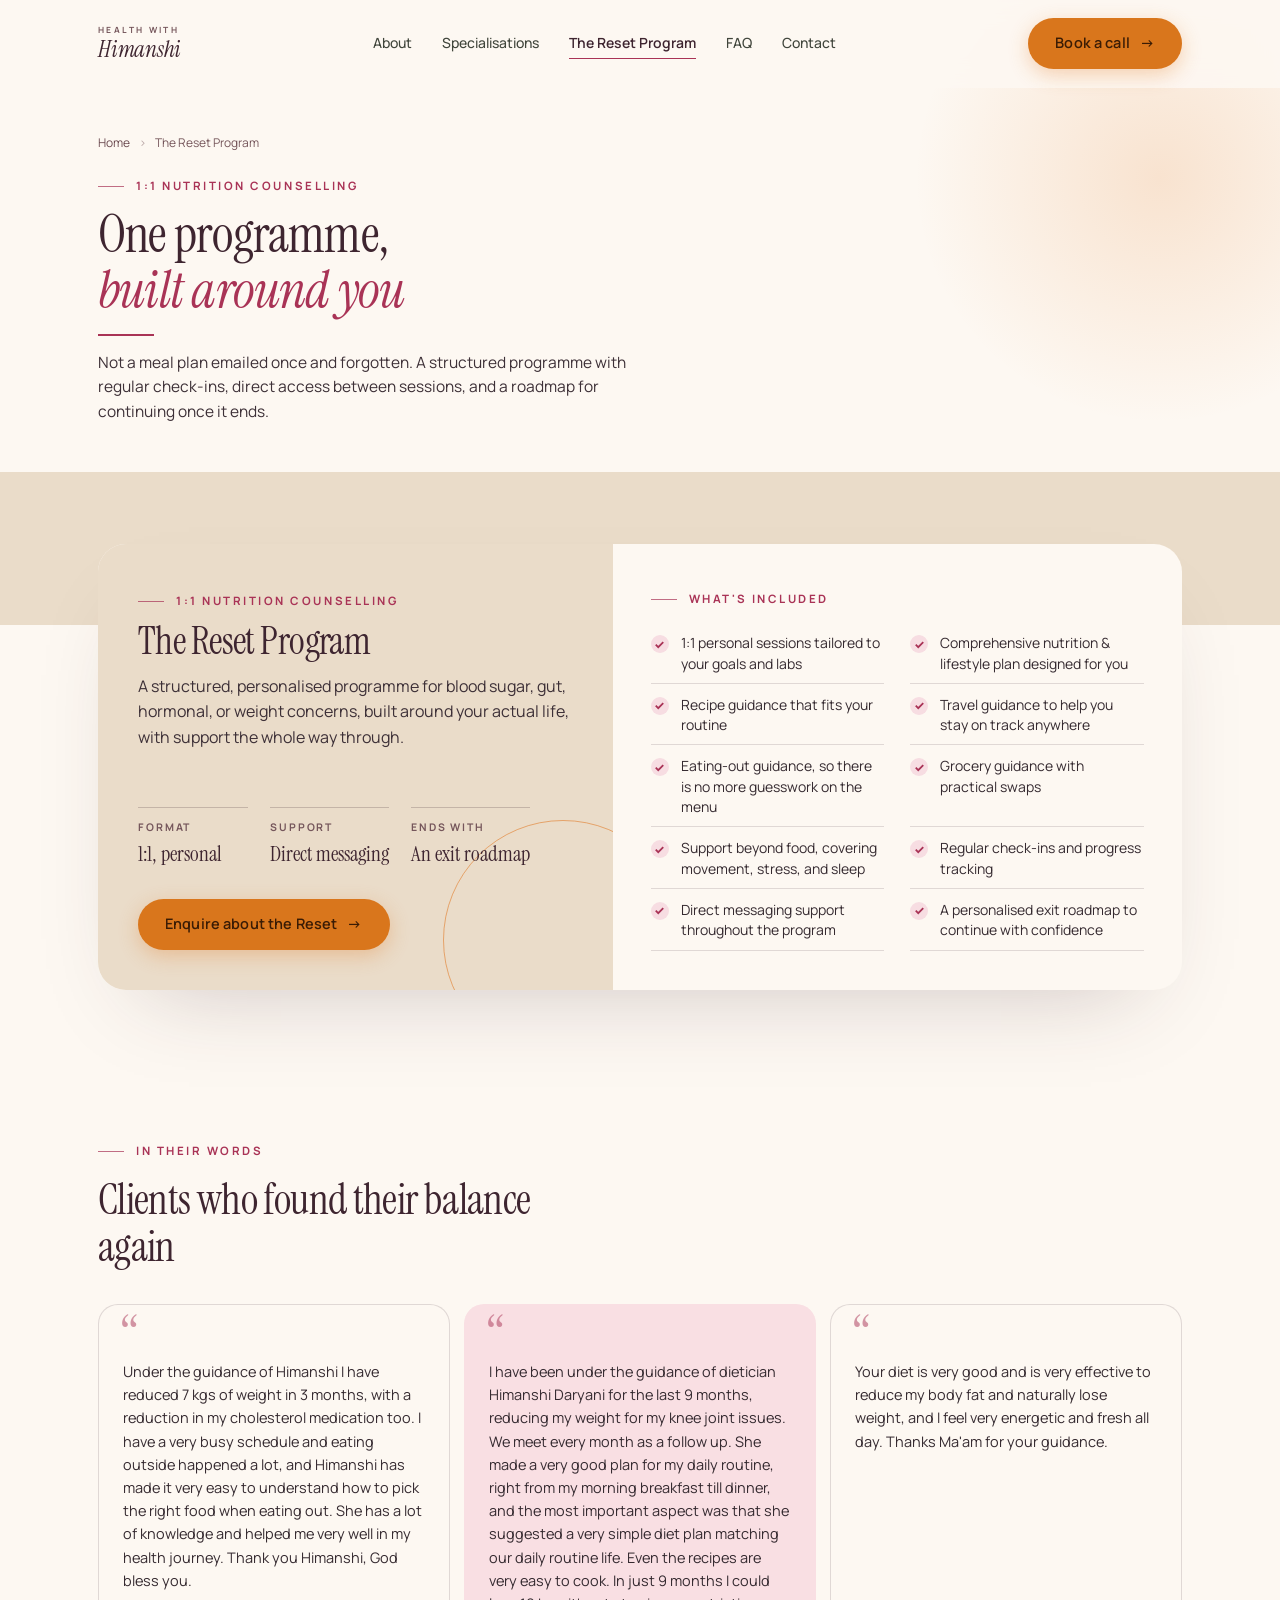
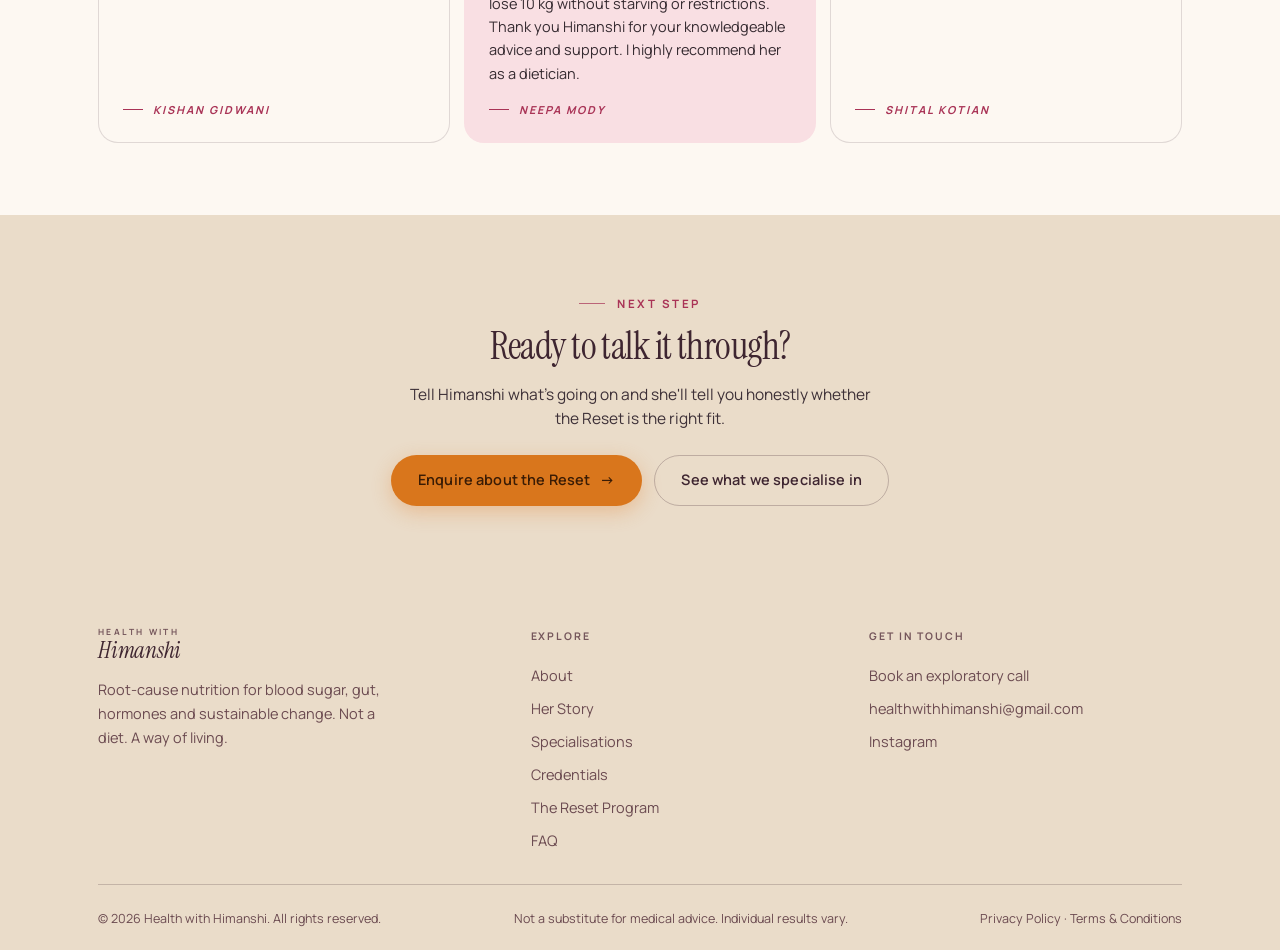
<file: programs.html>
<!DOCTYPE html>
<html lang="en-IN">
<head>
<meta charset="UTF-8">
<meta name="viewport" content="width=device-width, initial-scale=1.0">
<meta name="color-scheme" content="light only">
<meta name="theme-color" content="#FDF8F2">
<title>The Reset Program | 1:1 Nutrition Counselling | Health with Himanshi</title>
<meta name="description" content="A structured, personalised 1:1 nutrition programme for blood sugar, gut, hormonal or weight concerns — with direct messaging support and an exit roadmap.">
<meta name="robots" content="index, follow">
<meta name="author" content="Himanshi Daryani">
<link rel="canonical" href="https://healthwithhimanshi.com/programs.html">
<link rel="icon" href="favicon.ico" sizes="any">
<link rel="icon" href="favicon.svg" type="image/svg+xml">
<link rel="apple-touch-icon" href="apple-touch-icon.png">
<meta property="og:type" content="website">
<meta property="og:site_name" content="Health with Himanshi">
<meta property="og:locale" content="en_IN">
<meta property="og:url" content="https://healthwithhimanshi.com/programs.html">
<meta property="og:title" content="The Reset Program | 1:1 Nutrition Counselling | Health with Himanshi">
<meta property="og:description" content="A structured, personalised 1:1 nutrition programme for blood sugar, gut, hormonal or weight concerns — with direct messaging support and an exit roadmap.">
<meta property="og:image" content="https://healthwithhimanshi.com/himanshi-hero.jpg">
<meta property="og:image:width" content="1200">
<meta property="og:image:height" content="1500">
<meta name="twitter:card" content="summary_large_image">
<meta name="twitter:title" content="The Reset Program | 1:1 Nutrition Counselling | Health with Himanshi">
<meta name="twitter:description" content="A structured, personalised 1:1 nutrition programme for blood sugar, gut, hormonal or weight concerns — with direct messaging support and an exit roadmap.">
<meta name="twitter:image" content="https://healthwithhimanshi.com/himanshi-hero.jpg">
<link rel="preconnect" href="https://fonts.googleapis.com">
<link rel="preconnect" href="https://fonts.gstatic.com" crossorigin>
<link href="https://fonts.googleapis.com/css2?family=Instrument+Serif:ital@0;1&family=Manrope:wght@400;500;600;700&display=swap" rel="stylesheet">
<link rel="stylesheet" href="assets/styles.css">
<script src="assets/script.js" defer></script>
<script type="application/ld+json">
{
  "@context": "https://schema.org",
  "@type": "MedicalBusiness",
  "@id": "https://healthwithhimanshi.com/#business",
  "name": "Health with Himanshi",
  "alternateName": "Himanshi Daryani, Clinical Dietitian & Nutritionist",
  "url": "https://healthwithhimanshi.com/",
  "image": "https://healthwithhimanshi.com/himanshi-hero.jpg",
  "logo": "https://healthwithhimanshi.com/himanshi-hero.jpg",
  "description": "Root-cause nutrition counselling for blood sugar, gut health, hormonal balance and sustainable weight change.",
  "priceRange": "$$",
  "email": "healthwithhimanshi@gmail.com",
  "sameAs": [
    "https://www.instagram.com/_healthwithhimanshi?stkn=MXNjNHN3eTNkZm1lcw%3D%3D&utm_source=qr"
  ],
  "knowsAbout": [
    "Type 2 Diabetes nutrition",
    "Type 1 Diabetes carbohydrate counting",
    "Prediabetes and insulin resistance",
    "Polycystic Ovary Syndrome (PCOS)",
    "Irritable Bowel Syndrome and low FODMAP diet",
    "Sustainable weight management",
    "Cholesterol and cardiac nutrition"
  ],
  "founder": {
    "@type": "Person",
    "name": "Himanshi Daryani",
    "jobTitle": "Clinical Dietitian & Nutritionist",
    "hasCredential": [
      "Master's in Specialised Dietetics, Diabetes & Cardiac Nutrition",
      "Certified Diabetes Educator (DMDEA, ICP, IAD)",
      "Type 1 Diabetes Educator (SPEED)",
      "Low FODMAP Diet Specialist, Monash University, Australia"
    ]
  },
  "makesOffer": {
    "@type": "Offer",
    "itemOffered": {
      "@type": "Service",
      "name": "The Reset Program",
      "description": "A structured, personalised 1:1 nutrition counselling programme for blood sugar, gut, hormonal, or weight concerns.",
      "provider": { "@id": "https://healthwithhimanshi.com/#business" }
    }
  }
}
</script>
</head>
<body>
<a class="skip" href="#main">Skip to content</a>
<header class="site-header" id="top">
  <nav class="nav" aria-label="Primary">
    <a href="index.html" class="brand" aria-label="Health with Himanshi, home">
      <span class="brand-text">
        <span class="brand-top">Health with</span>
        <span class="brand-name">Himanshi</span>
      </span>
    </a>
    <div class="navlinks">
      <a href="about.html">About</a>
      <a href="specialisations.html">Specialisations</a>
      <a href="programs.html" aria-current="page">The Reset Program</a>
      <a href="faq.html">FAQ</a>
      <a href="contact.html">Contact</a>
    </div>
    <a href="contact.html" class="btn btn-primary nav-cta">Book a call <span class="arw" aria-hidden="true">&#8594;</span></a>
    <button class="menu-btn" id="menuBtn" aria-label="Open menu" aria-expanded="false" aria-controls="drawer">
      <span aria-hidden="true"></span>
    </button>
  </nav>
</header>
<div class="drawer" id="drawer">
  <a href="about.html">About</a>
  <a href="specialisations.html">Specialisations</a>
  <a href="programs.html" aria-current="page">The Reset Program</a>
  <a href="faq.html">FAQ</a>
  <a href="contact.html">Contact</a>
  <a href="contact.html" class="drawer-cta">Get in touch &#8594;</a>
</div>
<main id="main">
<section class="page-hero band-ivory">
  <div class="wrap">
    <div class="crumb"><a href="index.html">Home</a><span aria-hidden="true">&rsaquo;</span><span>The Reset Program</span></div>
    <p class="eyebrow rv">1:1 Nutrition Counselling</p>
    <h1 class="rv rv-d1">One programme, <span class="accent">built around you</span></h1>
    <div class="rule rv rv-d1"></div>
    <p class="lede rv rv-d2">Not a meal plan emailed once and forgotten. A structured programme with regular check-ins, direct access between sessions, and a roadmap for continuing once it ends.</p>
      
  </div>
</section><section id="programs" class="pad" style="background:linear-gradient(180deg,var(--moss) 0%,var(--moss) 26%,var(--ivory) 26%,var(--ivory) 100%)">
  <div class="wrap">
    <div class="program rv">
      <div class="program-left">
        <div>
          <p class="eyebrow">1:1 Nutrition Counselling</p>
          <h2>The Reset Program</h2>
          <p class="lede">A structured, personalised programme for blood sugar, gut, hormonal, or weight concerns, built around your actual life, with support the whole way through.</p>
        </div>
        <div>
          <dl class="program-meta">
            <div><dt>Format</dt><dd>1:1, personal</dd></div>
            <div><dt>Support</dt><dd>Direct messaging</dd></div>
            <div><dt>Ends with</dt><dd>An exit roadmap</dd></div>
          </dl>
          <a href="contact.html" class="btn btn-primary" style="margin-top:28px">Enquire about the Reset <span class="arw" aria-hidden="true">→</span></a>
        </div>
      </div>
      <div class="program-right">
        <p class="eyebrow">What's included</p>
        <ul class="incl">
          <li><span class="tick" aria-hidden="true"><svg viewBox="0 0 12 12"><path d="M1 6.2 4.3 9.5 11 2.8"/></svg></span>1:1 personal sessions tailored to your goals and labs</li>
          <li><span class="tick" aria-hidden="true"><svg viewBox="0 0 12 12"><path d="M1 6.2 4.3 9.5 11 2.8"/></svg></span>Comprehensive nutrition &amp; lifestyle plan designed for you</li>
          <li><span class="tick" aria-hidden="true"><svg viewBox="0 0 12 12"><path d="M1 6.2 4.3 9.5 11 2.8"/></svg></span>Recipe guidance that fits your routine</li>
          <li><span class="tick" aria-hidden="true"><svg viewBox="0 0 12 12"><path d="M1 6.2 4.3 9.5 11 2.8"/></svg></span>Travel guidance to help you stay on track anywhere</li>
          <li><span class="tick" aria-hidden="true"><svg viewBox="0 0 12 12"><path d="M1 6.2 4.3 9.5 11 2.8"/></svg></span>Eating-out guidance, so there is no more guesswork on the menu</li>
          <li><span class="tick" aria-hidden="true"><svg viewBox="0 0 12 12"><path d="M1 6.2 4.3 9.5 11 2.8"/></svg></span>Grocery guidance with practical swaps</li>
          <li><span class="tick" aria-hidden="true"><svg viewBox="0 0 12 12"><path d="M1 6.2 4.3 9.5 11 2.8"/></svg></span>Support beyond food, covering movement, stress, and sleep</li>
          <li><span class="tick" aria-hidden="true"><svg viewBox="0 0 12 12"><path d="M1 6.2 4.3 9.5 11 2.8"/></svg></span>Regular check-ins and progress tracking</li>
          <li><span class="tick" aria-hidden="true"><svg viewBox="0 0 12 12"><path d="M1 6.2 4.3 9.5 11 2.8"/></svg></span>Direct messaging support throughout the program</li>
          <li><span class="tick" aria-hidden="true"><svg viewBox="0 0 12 12"><path d="M1 6.2 4.3 9.5 11 2.8"/></svg></span>A personalised exit roadmap to continue with confidence</li>
        </ul>
      </div>
    </div>
  </div>
</section><section id="testimonials" class="band-ivory pad">
  <div class="wrap">
    <div class="why-head">
      <div>
        <p class="eyebrow rv">In their words</p>
        <h2 class="rv rv-d1" style="margin-top:16px">Clients who found their balance again</h2>
      </div>
    </div>
    <div class="testi-grid equal">
      <blockquote class="testi testi-sm rv">
        <div>
          <span class="qmark" aria-hidden="true">&ldquo;</span>
          <p>Under the guidance of Himanshi I have reduced 7 kgs of weight in 3 months, with a reduction in my cholesterol medication too. I have a very busy schedule and eating outside happened a lot, and Himanshi has made it very easy to understand how to pick the right food when eating out. She has a lot of knowledge and helped me very well in my health journey. Thank you Himanshi, God bless you.</p>
        </div>
        <cite class="who">Kishan Gidwani</cite>
      </blockquote>
      <blockquote class="testi testi-sm rv rv-d1">
        <div>
          <span class="qmark" aria-hidden="true">&ldquo;</span>
          <p>I have been under the guidance of dietician Himanshi Daryani for the last 9 months, reducing my weight for my knee joint issues. We meet every month as a follow up. She made a very good plan for my daily routine, right from my morning breakfast till dinner, and the most important aspect was that she suggested a very simple diet plan matching our daily routine life. Even the recipes are very easy to cook. In just 9 months I could lose 10 kg without starving or restrictions. Thank you Himanshi for your knowledgeable advice and support. I highly recommend her as a dietician.</p>
        </div>
        <cite class="who">Neepa Mody</cite>
      </blockquote>
      <blockquote class="testi testi-sm rv rv-d2">
        <div>
          <span class="qmark" aria-hidden="true">&ldquo;</span>
          <p>Your diet is very good and is very effective to reduce my body fat and naturally lose weight, and I feel very energetic and fresh all day. Thanks Ma'am for your guidance.</p>
        </div>
        <cite class="who">Shital Kotian</cite>
      </blockquote>
    </div>
  </div>
</section>
<section class="cta-band pad">
  <div class="wrap">
    <p class="eyebrow rv" style="justify-content:center">Next step</p>
    <h2 class="rv rv-d1">Ready to talk it through?</h2>
    <p class="lede rv rv-d2">Tell Himanshi what's going on and she'll tell you honestly whether the Reset is the right fit.</p>
    <div class="row rv rv-d3">
      <a href="contact.html" class="btn btn-primary">Enquire about the Reset <span class="arw" aria-hidden="true">&#8594;</span></a>
      <a href="specialisations.html" class="btn btn-ghost">See what we specialise in</a>
    </div>
  </div>
</section>
</main>
<footer>
  <div class="wrap">
    <div class="foot-top">
      <div>
        <a href="index.html" class="brand">
          <span class="brand-text"><span class="brand-top">Health with</span><span class="brand-name">Himanshi</span></span>
        </a>
        <p class="foot-blurb">Root-cause nutrition for blood sugar, gut, hormones and sustainable change. Not a diet. A way of living.</p>
      </div>
      <div>
        <h4>Explore</h4>
        <nav aria-label="Footer">
          <a href="about.html">About</a>
          <a href="about.html#story">Her Story</a>
          <a href="specialisations.html">Specialisations</a>
          <a href="about.html#credentials">Credentials</a>
          <a href="programs.html">The Reset Program</a>
          <a href="faq.html">FAQ</a>
        </nav>
      </div>
      <div>
        <h4>Get in touch</h4>
        <nav aria-label="Contact">
          <a href="contact.html">Book an exploratory call</a>
          <a href="mailto:healthwithhimanshi@gmail.com">healthwithhimanshi@gmail.com</a>
          <a href="https://www.instagram.com/_healthwithhimanshi?stkn=MXNjNHN3eTNkZm1lcw%3D%3D&utm_source=qr">Instagram</a>
        </nav>
      </div>
    </div>
    <div class="foot-bot">
      <span>&copy; 2026 Health with Himanshi. All rights reserved.</span>
      <span>Not a substitute for medical advice. Individual results vary.</span>
      <span><a href="privacy-policy.html">Privacy Policy</a> &middot; <a href="terms-and-conditions.html">Terms &amp; Conditions</a></span>
    </div>
  </div>
</footer>
<div class="mobile-cta" id="mobileCta">
  <a href="contact.html" class="btn btn-primary">Book a call</a>
  <a href="programs.html" class="btn btn-ghost">The Reset</a>
</div>
</body>
</html>
</file>
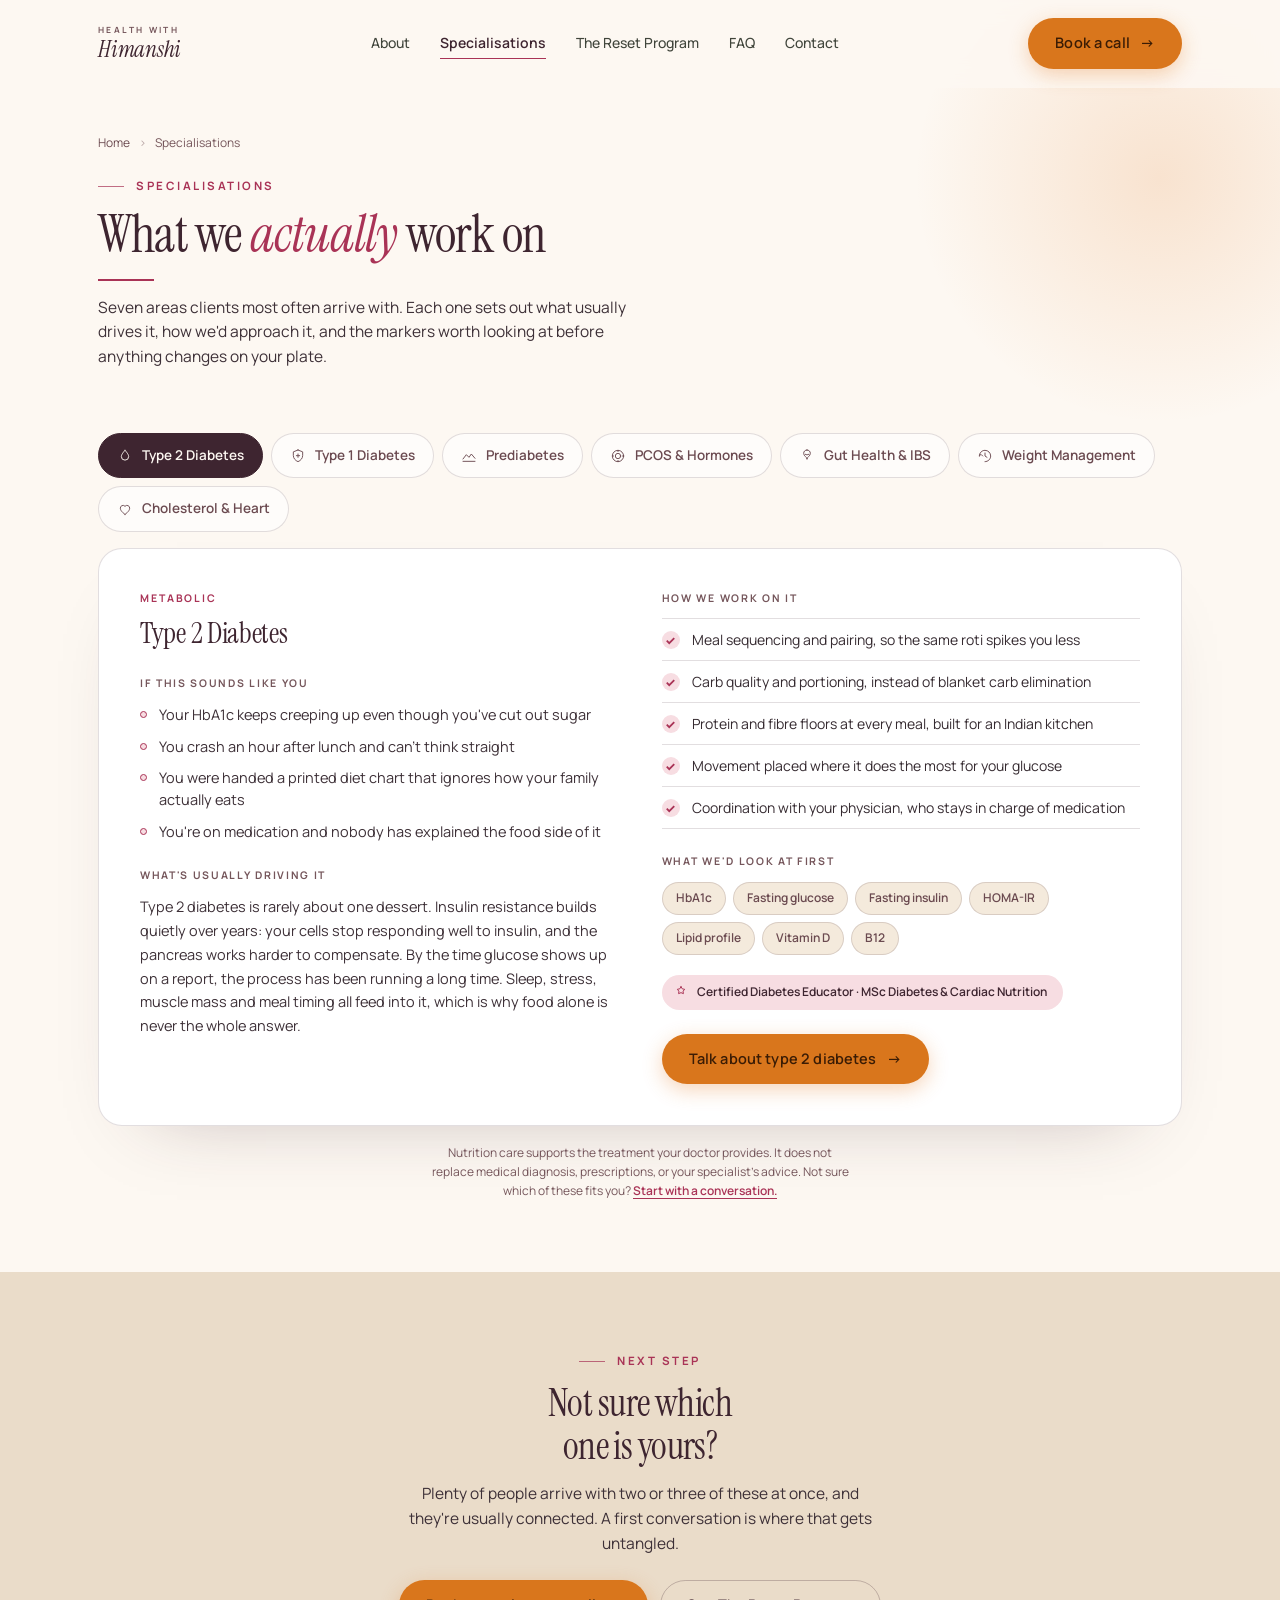
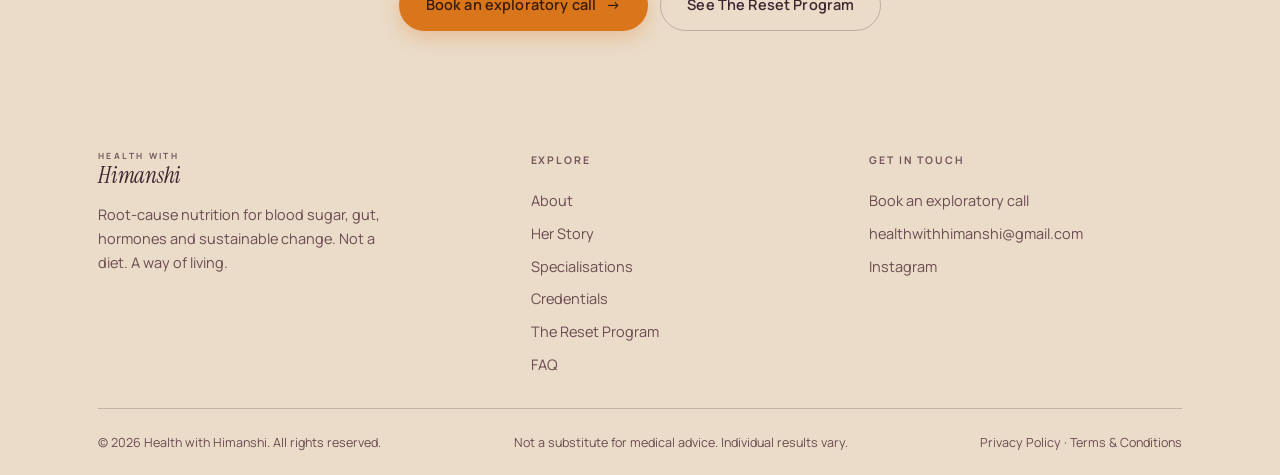
<file: specialisations.html>
<!DOCTYPE html>
<html lang="en-IN">
<head>
<meta charset="UTF-8">
<meta name="viewport" content="width=device-width, initial-scale=1.0">
<meta name="color-scheme" content="light only">
<meta name="theme-color" content="#FDF8F2">
<title>Specialisations | Diabetes, PCOS, Gut Health &amp; Weight | Health with Himanshi</title>
<meta name="description" content="Nutrition support for type 1 &amp; type 2 diabetes, prediabetes, PCOS, IBS and gut health, weight management and cholesterol — what drives each, and how we work on it.">
<meta name="robots" content="index, follow">
<meta name="author" content="Himanshi Daryani">
<link rel="canonical" href="https://healthwithhimanshi.com/specialisations.html">
<link rel="icon" href="favicon.ico" sizes="any">
<link rel="icon" href="favicon.svg" type="image/svg+xml">
<link rel="apple-touch-icon" href="apple-touch-icon.png">
<meta property="og:type" content="website">
<meta property="og:site_name" content="Health with Himanshi">
<meta property="og:locale" content="en_IN">
<meta property="og:url" content="https://healthwithhimanshi.com/specialisations.html">
<meta property="og:title" content="Specialisations | Diabetes, PCOS, Gut Health &amp; Weight | Health with Himanshi">
<meta property="og:description" content="Nutrition support for type 1 &amp; type 2 diabetes, prediabetes, PCOS, IBS and gut health, weight management and cholesterol — what drives each, and how we work on it.">
<meta property="og:image" content="https://healthwithhimanshi.com/himanshi-hero.jpg">
<meta property="og:image:width" content="1200">
<meta property="og:image:height" content="1500">
<meta name="twitter:card" content="summary_large_image">
<meta name="twitter:title" content="Specialisations | Diabetes, PCOS, Gut Health &amp; Weight | Health with Himanshi">
<meta name="twitter:description" content="Nutrition support for type 1 &amp; type 2 diabetes, prediabetes, PCOS, IBS and gut health, weight management and cholesterol — what drives each, and how we work on it.">
<meta name="twitter:image" content="https://healthwithhimanshi.com/himanshi-hero.jpg">
<link rel="preconnect" href="https://fonts.googleapis.com">
<link rel="preconnect" href="https://fonts.gstatic.com" crossorigin>
<link href="https://fonts.googleapis.com/css2?family=Instrument+Serif:ital@0;1&family=Manrope:wght@400;500;600;700&display=swap" rel="stylesheet">
<link rel="stylesheet" href="assets/styles.css">
<script src="assets/script.js" defer></script>
<script type="application/ld+json">
{
  "@context": "https://schema.org",
  "@type": "MedicalBusiness",
  "@id": "https://healthwithhimanshi.com/#business",
  "name": "Health with Himanshi",
  "alternateName": "Himanshi Daryani, Clinical Dietitian & Nutritionist",
  "url": "https://healthwithhimanshi.com/",
  "image": "https://healthwithhimanshi.com/himanshi-hero.jpg",
  "logo": "https://healthwithhimanshi.com/himanshi-hero.jpg",
  "description": "Root-cause nutrition counselling for blood sugar, gut health, hormonal balance and sustainable weight change.",
  "priceRange": "$$",
  "email": "healthwithhimanshi@gmail.com",
  "sameAs": [
    "https://www.instagram.com/_healthwithhimanshi?stkn=MXNjNHN3eTNkZm1lcw%3D%3D&utm_source=qr"
  ],
  "knowsAbout": [
    "Type 2 Diabetes nutrition",
    "Type 1 Diabetes carbohydrate counting",
    "Prediabetes and insulin resistance",
    "Polycystic Ovary Syndrome (PCOS)",
    "Irritable Bowel Syndrome and low FODMAP diet",
    "Sustainable weight management",
    "Cholesterol and cardiac nutrition"
  ],
  "founder": {
    "@type": "Person",
    "name": "Himanshi Daryani",
    "jobTitle": "Clinical Dietitian & Nutritionist",
    "hasCredential": [
      "Master's in Specialised Dietetics, Diabetes & Cardiac Nutrition",
      "Certified Diabetes Educator (DMDEA, ICP, IAD)",
      "Type 1 Diabetes Educator (SPEED)",
      "Low FODMAP Diet Specialist, Monash University, Australia"
    ]
  },
  "makesOffer": {
    "@type": "Offer",
    "itemOffered": {
      "@type": "Service",
      "name": "The Reset Program",
      "description": "A structured, personalised 1:1 nutrition counselling programme for blood sugar, gut, hormonal, or weight concerns.",
      "provider": { "@id": "https://healthwithhimanshi.com/#business" }
    }
  }
}
</script>
</head>
<body>
<a class="skip" href="#main">Skip to content</a>
<header class="site-header" id="top">
  <nav class="nav" aria-label="Primary">
    <a href="index.html" class="brand" aria-label="Health with Himanshi, home">
      <span class="brand-text">
        <span class="brand-top">Health with</span>
        <span class="brand-name">Himanshi</span>
      </span>
    </a>
    <div class="navlinks">
      <a href="about.html">About</a>
      <a href="specialisations.html" aria-current="page">Specialisations</a>
      <a href="programs.html">The Reset Program</a>
      <a href="faq.html">FAQ</a>
      <a href="contact.html">Contact</a>
    </div>
    <a href="contact.html" class="btn btn-primary nav-cta">Book a call <span class="arw" aria-hidden="true">&#8594;</span></a>
    <button class="menu-btn" id="menuBtn" aria-label="Open menu" aria-expanded="false" aria-controls="drawer">
      <span aria-hidden="true"></span>
    </button>
  </nav>
</header>
<div class="drawer" id="drawer">
  <a href="about.html">About</a>
  <a href="specialisations.html" aria-current="page">Specialisations</a>
  <a href="programs.html">The Reset Program</a>
  <a href="faq.html">FAQ</a>
  <a href="contact.html">Contact</a>
  <a href="contact.html" class="drawer-cta">Get in touch &#8594;</a>
</div>
<main id="main">
<section class="page-hero band-ivory">
  <div class="wrap">
    <div class="crumb"><a href="index.html">Home</a><span aria-hidden="true">&rsaquo;</span><span>Specialisations</span></div>
    <p class="eyebrow rv">Specialisations</p>
    <h1 class="rv rv-d1">What we <span class="accent">actually</span> work on</h1>
    <div class="rule rv rv-d1"></div>
    <p class="lede rv rv-d2">Seven areas clients most often arrive with. Each one sets out what usually drives it, how we'd approach it, and the markers worth looking at before anything changes on your plate.</p>
      
  </div>
</section>
<section id="conditions" class="pad-bot band-ivory">
  <div class="wrap">
<div class="spec rv rv-d2">
      <div class="spec-tabs" role="tablist" aria-label="Conditions we specialise in">
        <button class="spec-tab" role="tab" id="t2d" aria-controls="panel-t2d" aria-selected="true" tabindex="0">
          <svg viewBox="0 0 24 24" aria-hidden="true"><path d="M12 3.5s5.5 5.6 5.5 9.2a5.5 5.5 0 0 1-11 0C6.5 9.1 12 3.5 12 3.5Z"/></svg>
          <span>Type 2 Diabetes</span>
        </button>
        <button class="spec-tab" role="tab" id="t1d" aria-controls="panel-t1d" aria-selected="false" tabindex="-1">
          <svg viewBox="0 0 24 24" aria-hidden="true"><path d="M12 3 5 5.8v5.4c0 4.3 3 7.6 7 9.3 4-1.7 7-5 7-9.3V5.8L12 3Z"/><path d="M12 9v5M9.5 11.5h5"/></svg>
          <span>Type 1 Diabetes</span>
        </button>
        <button class="spec-tab" role="tab" id="prediabetes" aria-controls="panel-prediabetes" aria-selected="false" tabindex="-1">
          <svg viewBox="0 0 24 24" aria-hidden="true"><path d="M3 16.5 8 10l4 4 3.5-5L21 15.5"/><path d="M3 20h18"/></svg>
          <span>Prediabetes</span>
        </button>
        <button class="spec-tab" role="tab" id="pcos" aria-controls="panel-pcos" aria-selected="false" tabindex="-1">
          <svg viewBox="0 0 24 24" aria-hidden="true"><circle cx="12" cy="12" r="4"/><circle cx="12" cy="12" r="8.5"/><path d="M12 3.5v1.8M12 18.7v1.8M3.5 12h1.8M18.7 12h1.8"/></svg>
          <span>PCOS &amp; Hormones</span>
        </button>
        <button class="spec-tab" role="tab" id="gut" aria-controls="panel-gut" aria-selected="false" tabindex="-1">
          <svg viewBox="0 0 24 24" aria-hidden="true"><path d="M12 3c-3 0-5 2.2-5 5 0 4.5 5 5 5 9 0-4 5-4.5 5-9 0-2.8-2-5-5-5Z"/><path d="M9.5 9.5c1.7 1 3.3 1 5 0"/></svg>
          <span>Gut Health &amp; IBS</span>
        </button>
        <button class="spec-tab" role="tab" id="weight" aria-controls="panel-weight" aria-selected="false" tabindex="-1">
          <svg viewBox="0 0 24 24" aria-hidden="true"><path d="M12 20.5c4.7 0 8.5-3.8 8.5-8.5S16.7 3.5 12 3.5 3.5 7.3 3.5 12"/><path d="M3.5 12 6 9.5 8.5 12"/><path d="M12 7.5V12l3 2"/></svg>
          <span>Weight Management</span>
        </button>
        <button class="spec-tab" role="tab" id="cholesterol" aria-controls="panel-cholesterol" aria-selected="false" tabindex="-1">
          <svg viewBox="0 0 24 24" aria-hidden="true"><path d="M12 20s-7-4.3-7-9.2A4 4 0 0 1 12 8a4 4 0 0 1 7 2.8C19 15.7 12 20 12 20Z"/></svg>
          <span>Cholesterol &amp; Heart</span>
        </button>
      </div>

      <!-- ---------- TYPE 2 DIABETES ---------- -->
      <div class="spec-panel active" role="tabpanel" id="panel-t2d" aria-labelledby="t2d" tabindex="0">
        <div class="spec-body">
          <div class="spec-col">
            <span class="spec-label">Metabolic</span>
            <h3>Type 2 Diabetes</h3>
            <span class="spec-sub">If this sounds like you</span>
            <ul class="spec-you">
              <li>Your HbA1c keeps creeping up even though you've cut out sugar</li>
              <li>You crash an hour after lunch and can't think straight</li>
              <li>You were handed a printed diet chart that ignores how your family actually eats</li>
              <li>You're on medication and nobody has explained the food side of it</li>
            </ul>
            <span class="spec-sub">What's usually driving it</span>
            <p class="spec-driver">Type 2 diabetes is rarely about one dessert. Insulin resistance builds quietly over years: your cells stop responding well to insulin, and the pancreas works harder to compensate. By the time glucose shows up on a report, the process has been running a long time. Sleep, stress, muscle mass and meal timing all feed into it, which is why food alone is never the whole answer.</p>
          </div>
          <div class="spec-col">
            <span class="spec-sub">How we work on it</span>
            <ul class="spec-do">
              <li><span class="tick" aria-hidden="true"><svg viewBox="0 0 12 12"><path d="M1 6.2 4.3 9.5 11 2.8"/></svg></span>Meal sequencing and pairing, so the same roti spikes you less</li>
              <li><span class="tick" aria-hidden="true"><svg viewBox="0 0 12 12"><path d="M1 6.2 4.3 9.5 11 2.8"/></svg></span>Carb quality and portioning, instead of blanket carb elimination</li>
              <li><span class="tick" aria-hidden="true"><svg viewBox="0 0 12 12"><path d="M1 6.2 4.3 9.5 11 2.8"/></svg></span>Protein and fibre floors at every meal, built for an Indian kitchen</li>
              <li><span class="tick" aria-hidden="true"><svg viewBox="0 0 12 12"><path d="M1 6.2 4.3 9.5 11 2.8"/></svg></span>Movement placed where it does the most for your glucose</li>
              <li><span class="tick" aria-hidden="true"><svg viewBox="0 0 12 12"><path d="M1 6.2 4.3 9.5 11 2.8"/></svg></span>Coordination with your physician, who stays in charge of medication</li>
            </ul>
            <span class="spec-sub">What we'd look at first</span>
            <div class="spec-marks">
              <span>HbA1c</span><span>Fasting glucose</span><span>Fasting insulin</span><span>HOMA-IR</span><span>Lipid profile</span><span>Vitamin D</span><span>B12</span>
            </div>
            <div class="spec-badge"><svg viewBox="0 0 24 24" aria-hidden="true"><path d="M12 3 14.2 6.6 18.3 7.4 15.6 10.6 16.1 14.8 12 13.1 7.9 14.8 8.4 10.6 5.7 7.4 9.8 6.6 12 3Z"/></svg>Certified Diabetes Educator · MSc Diabetes &amp; Cardiac Nutrition</div>
            <div class="spec-cta">
              <a href="contact.html" class="btn btn-primary" data-topic="Type 2 Diabetes">Talk about type 2 diabetes <span class="arw" aria-hidden="true">→</span></a>
            </div>
          </div>
        </div>
      </div>

      <!-- ---------- TYPE 1 DIABETES ---------- -->
      <div class="spec-panel" role="tabpanel" id="panel-t1d" aria-labelledby="t1d" tabindex="0">
        <div class="spec-body">
          <div class="spec-col">
            <span class="spec-label">Autoimmune</span>
            <h3>Type 1 Diabetes</h3>
            <span class="spec-sub">If this sounds like you</span>
            <ul class="spec-you">
              <li>Readings swing unpredictably even when you've done everything right</li>
              <li>Carb maths is exhausting, and eating out feels like a gamble</li>
              <li>You spend more energy managing hypos than living your day</li>
              <li>Festivals, travel and shift changes throw the whole system off</li>
            </ul>
            <span class="spec-sub">What's usually driving it</span>
            <p class="spec-driver">Type 1 is autoimmune. The body doesn't produce insulin, and no change to your food alters that fact. Insulin stays with your endocrinologist, always. What nutrition can change is how predictable your days feel: how well you can anticipate a meal's effect, dose with confidence, and stop treating food as something to be afraid of.</p>
          </div>
          <div class="spec-col">
            <span class="spec-sub">How we work on it</span>
            <ul class="spec-do">
              <li><span class="tick" aria-hidden="true"><svg viewBox="0 0 12 12"><path d="M1 6.2 4.3 9.5 11 2.8"/></svg></span>Carb counting you actually trust, instead of educated guesswork</li>
              <li><span class="tick" aria-hidden="true"><svg viewBox="0 0 12 12"><path d="M1 6.2 4.3 9.5 11 2.8"/></svg></span>Understanding how fat and protein delay a rise for hours afterwards</li>
              <li><span class="tick" aria-hidden="true"><svg viewBox="0 0 12 12"><path d="M1 6.2 4.3 9.5 11 2.8"/></svg></span>Planning around exercise, and cutting down hypo surprises</li>
              <li><span class="tick" aria-hidden="true"><svg viewBox="0 0 12 12"><path d="M1 6.2 4.3 9.5 11 2.8"/></svg></span>Eating out, travel and festival strategies that don't cost you control</li>
              <li><span class="tick" aria-hidden="true"><svg viewBox="0 0 12 12"><path d="M1 6.2 4.3 9.5 11 2.8"/></svg></span>Working alongside your diabetes team, never in place of them</li>
            </ul>
            <span class="spec-sub">What we'd look at first</span>
            <div class="spec-marks">
              <span>CGM or logbook patterns</span><span>Time in range</span><span>HbA1c</span><span>Hypo frequency</span><span>Current ratios set by your doctor</span>
            </div>
            <div class="spec-badge"><svg viewBox="0 0 24 24" aria-hidden="true"><path d="M12 3 14.2 6.6 18.3 7.4 15.6 10.6 16.1 14.8 12 13.1 7.9 14.8 8.4 10.6 5.7 7.4 9.8 6.6 12 3Z"/></svg>Type 1 Diabetes Educator (SPEED)</div>
            <p class="spec-note">Nutrition support here works alongside your endocrinologist and your insulin regimen. It never replaces either, and we will never advise you to change an insulin dose.</p>
            <div class="spec-cta">
              <a href="contact.html" class="btn btn-primary" data-topic="Type 1 Diabetes">Talk about type 1 diabetes <span class="arw" aria-hidden="true">→</span></a>
            </div>
          </div>
        </div>
      </div>

      <!-- ---------- PREDIABETES ---------- -->
      <div class="spec-panel" role="tabpanel" id="panel-prediabetes" aria-labelledby="prediabetes" tabindex="0">
        <div class="spec-body">
          <div class="spec-col">
            <span class="spec-label">The early window</span>
            <h3>Prediabetes &amp; Insulin Resistance</h3>
            <span class="spec-sub">If this sounds like you</span>
            <ul class="spec-you">
              <li>Your report came back "borderline" and you were told to check again in six months</li>
              <li>Weight has settled around your middle and won't shift</li>
              <li>Afternoons are a write-off, whatever you had for lunch</li>
              <li>There are dark patches on your neck or skin tags you've never asked about</li>
            </ul>
            <span class="spec-sub">What's usually driving it</span>
            <p class="spec-driver">This is the stage where change is cheapest and most effective, and the stage most people are told to simply wait through. Insulin resistance can run for years before fasting glucose ever looks abnormal, which is why fasting insulin, a test most standard panels skip, often tells the story long before HbA1c does.</p>
          </div>
          <div class="spec-col">
            <span class="spec-sub">How we work on it</span>
            <ul class="spec-do">
              <li><span class="tick" aria-hidden="true"><svg viewBox="0 0 12 12"><path d="M1 6.2 4.3 9.5 11 2.8"/></svg></span>Meals that hold your blood sugar steady without tipping into restriction</li>
              <li><span class="tick" aria-hidden="true"><svg viewBox="0 0 12 12"><path d="M1 6.2 4.3 9.5 11 2.8"/></svg></span>Strength work and movement, to give glucose somewhere to go</li>
              <li><span class="tick" aria-hidden="true"><svg viewBox="0 0 12 12"><path d="M1 6.2 4.3 9.5 11 2.8"/></svg></span>Sleep and stress treated as glucose levers, because that's what they are</li>
              <li><span class="tick" aria-hidden="true"><svg viewBox="0 0 12 12"><path d="M1 6.2 4.3 9.5 11 2.8"/></svg></span>Tracking the markers that move first, rather than only the scale</li>
            </ul>
            <span class="spec-sub">What we'd look at first</span>
            <div class="spec-marks">
              <span>Fasting insulin</span><span>HbA1c</span><span>HOMA-IR</span><span>Triglyceride:HDL ratio</span><span>Waist measurement</span><span>Vitamin D</span>
            </div>
            <p class="spec-note">Prediabetes is the one stage where the effort you put in has the largest return. It's also the one most often left alone until it isn't prediabetes any more.</p>
            <div class="spec-cta">
              <a href="contact.html" class="btn btn-primary" data-topic="Prediabetes &amp; insulin resistance">Talk about prediabetes <span class="arw" aria-hidden="true">→</span></a>
            </div>
          </div>
        </div>
      </div>

      <!-- ---------- PCOS ---------- -->
      <div class="spec-panel" role="tabpanel" id="panel-pcos" aria-labelledby="pcos" tabindex="0">
        <div class="spec-body">
          <div class="spec-col">
            <span class="spec-label">Hormonal</span>
            <h3>PCOS &amp; Hormonal Health</h3>
            <span class="spec-sub">If this sounds like you</span>
            <ul class="spec-you">
              <li>Your cycle is irregular, late, or has gone missing entirely</li>
              <li>Weight resists everything that seems to work for everyone else</li>
              <li>Acne, hair fall or unwanted growth that nobody connects to the rest of it</li>
              <li>Every account you follow tells you something different, and confidently</li>
            </ul>
            <span class="spec-sub">What's usually driving it</span>
            <p class="spec-driver">PCOS is never caused by one thing. Insulin resistance, inflammation, the stress axis and thyroid function can each sit underneath it, and the mix is different for every person. That's exactly why a plan that transformed someone else may do nothing at all for you. Working out which driver is dominant in your case is the whole job.</p>
          </div>
          <div class="spec-col">
            <span class="spec-sub">How we work on it</span>
            <ul class="spec-do">
              <li><span class="tick" aria-hidden="true"><svg viewBox="0 0 12 12"><path d="M1 6.2 4.3 9.5 11 2.8"/></svg></span>Identifying which driver is actually leading in your case</li>
              <li><span class="tick" aria-hidden="true"><svg viewBox="0 0 12 12"><path d="M1 6.2 4.3 9.5 11 2.8"/></svg></span>Blood-sugar-stable eating that doesn't collapse into restriction</li>
              <li><span class="tick" aria-hidden="true"><svg viewBox="0 0 12 12"><path d="M1 6.2 4.3 9.5 11 2.8"/></svg></span>Undoing the under-eating and over-exercising trap PCOS advice often creates</li>
              <li><span class="tick" aria-hidden="true"><svg viewBox="0 0 12 12"><path d="M1 6.2 4.3 9.5 11 2.8"/></svg></span>Nutrients commonly low here: Vitamin D, B12, iron, omega-3</li>
              <li><span class="tick" aria-hidden="true"><svg viewBox="0 0 12 12"><path d="M1 6.2 4.3 9.5 11 2.8"/></svg></span>Working alongside your gynaecologist, not around them</li>
            </ul>
            <span class="spec-sub">What we'd look at first</span>
            <div class="spec-marks">
              <span>Cycle history</span><span>Fasting insulin</span><span>HbA1c</span><span>Thyroid panel</span><span>Vitamin D</span><span>Ferritin</span><span>Androgens, where advised</span>
            </div>
            <p class="spec-note">Himanshi was diagnosed with PCOS at sixteen. This is the one she has lived, not only studied. <a href="about.html#story">Read her story</a></p>
            <div class="spec-cta">
              <a href="contact.html" class="btn btn-primary" data-topic="PCOS &amp; hormonal health">Talk about PCOS <span class="arw" aria-hidden="true">→</span></a>
            </div>
          </div>
        </div>
      </div>

      <!-- ---------- GUT ---------- -->
      <div class="spec-panel" role="tabpanel" id="panel-gut" aria-labelledby="gut" tabindex="0">
        <div class="spec-body">
          <div class="spec-col">
            <span class="spec-label">Digestive</span>
            <h3>Gut Health &amp; IBS</h3>
            <span class="spec-sub">If this sounds like you</span>
            <ul class="spec-you">
              <li>You're fine in the morning and visibly bloated by evening</li>
              <li>Your list of "safe" foods keeps getting shorter</li>
              <li>Eating out has quietly become something you dread</li>
              <li>You've been told it's just stress, and left there</li>
            </ul>
            <span class="spec-sub">What's usually driving it</span>
            <p class="spec-driver">Gut symptoms are rarely traceable to one bad food. Specific fermentable carbohydrates, meal rhythm, fibre type and the gut-brain axis all interact. Stress genuinely does change gut motility, so "it's stress" isn't wrong, it's just incomplete without an actual plan attached to it.</p>
          </div>
          <div class="spec-col">
            <span class="spec-sub">How we work on it</span>
            <ul class="spec-do">
              <li><span class="tick" aria-hidden="true"><svg viewBox="0 0 12 12"><path d="M1 6.2 4.3 9.5 11 2.8"/></svg></span>A structured low-FODMAP phase, where it is genuinely indicated</li>
              <li><span class="tick" aria-hidden="true"><svg viewBox="0 0 12 12"><path d="M1 6.2 4.3 9.5 11 2.8"/></svg></span>The reintroduction phase most people are never guided through</li>
              <li><span class="tick" aria-hidden="true"><svg viewBox="0 0 12 12"><path d="M1 6.2 4.3 9.5 11 2.8"/></svg></span>Meal rhythm and fibre rebuilt gradually, not all at once</li>
              <li><span class="tick" aria-hidden="true"><svg viewBox="0 0 12 12"><path d="M1 6.2 4.3 9.5 11 2.8"/></svg></span>Gut-brain tools running alongside the food work</li>
              <li><span class="tick" aria-hidden="true"><svg viewBox="0 0 12 12"><path d="M1 6.2 4.3 9.5 11 2.8"/></svg></span>Any red-flag symptoms referred straight back to your doctor</li>
            </ul>
            <span class="spec-sub">What we'd look at first</span>
            <div class="spec-marks">
              <span>Symptom, food &amp; timing diary</span><span>Coeliac screening where indicated</span><span>Thyroid panel</span><span>Medication &amp; antibiotic history</span>
            </div>
            <div class="spec-badge"><svg viewBox="0 0 24 24" aria-hidden="true"><path d="M12 3 14.2 6.6 18.3 7.4 15.6 10.6 16.1 14.8 12 13.1 7.9 14.8 8.4 10.6 5.7 7.4 9.8 6.6 12 3Z"/></svg>Low FODMAP Diet Specialist · Monash University, Australia</div>
            <p class="spec-note">Restriction is a diagnostic phase, not a destination. The goal is always the widest diet your gut can comfortably hold.</p>
            <div class="spec-cta">
              <a href="contact.html" class="btn btn-primary" data-topic="Gut health &amp; IBS">Talk about gut health <span class="arw" aria-hidden="true">→</span></a>
            </div>
          </div>
        </div>
      </div>

      <!-- ---------- WEIGHT ---------- -->
      <div class="spec-panel" role="tabpanel" id="panel-weight" aria-labelledby="weight" tabindex="0">
        <div class="spec-body">
          <div class="spec-col">
            <span class="spec-label">Body composition</span>
            <h3>Sustainable Weight Management</h3>
            <span class="spec-sub">If this sounds like you</span>
            <ul class="spec-you">
              <li>You've lost it before, and it came back with interest</li>
              <li>You're eating less than you ever have and the scale hasn't moved</li>
              <li>You're either completely on plan or completely off it, with nothing in between</li>
              <li>You're tired of logging every bite to stay in the same place</li>
            </ul>
            <span class="spec-sub">What's usually driving it</span>
            <p class="spec-driver">A plateau usually isn't a willpower problem. Metabolic adaptation, too little protein, muscle lost during previous attempts, poor sleep and chronic stress all slow things down. And underneath it there is often an undiagnosed driver, such as thyroid dysfunction, PCOS or insulin resistance, that no amount of eating less will fix.</p>
          </div>
          <div class="spec-col">
            <span class="spec-sub">How we work on it</span>
            <ul class="spec-do">
              <li><span class="tick" aria-hidden="true"><svg viewBox="0 0 12 12"><path d="M1 6.2 4.3 9.5 11 2.8"/></svg></span>Ruling out the underlying driver before touching calories at all</li>
              <li><span class="tick" aria-hidden="true"><svg viewBox="0 0 12 12"><path d="M1 6.2 4.3 9.5 11 2.8"/></svg></span>Protein and fibre floors instead of calorie ceilings</li>
              <li><span class="tick" aria-hidden="true"><svg viewBox="0 0 12 12"><path d="M1 6.2 4.3 9.5 11 2.8"/></svg></span>Protecting muscle, so your metabolism doesn't fall with the weight</li>
              <li><span class="tick" aria-hidden="true"><svg viewBox="0 0 12 12"><path d="M1 6.2 4.3 9.5 11 2.8"/></svg></span>A deficit you can hold, rather than one you have to survive</li>
              <li><span class="tick" aria-hidden="true"><svg viewBox="0 0 12 12"><path d="M1 6.2 4.3 9.5 11 2.8"/></svg></span>Habits built around your real schedule, travel and family food</li>
            </ul>
            <span class="spec-sub">What we'd look at first</span>
            <div class="spec-marks">
              <span>Thyroid panel</span><span>HbA1c</span><span>Fasting insulin</span><span>Vitamin D</span><span>B12</span><span>Ferritin</span><span>Body composition trend</span>
            </div>
            <p class="spec-note">Results vary from person to person, and no timeline can be promised in advance. What can be promised is that we look for the cause before we ask you to eat less.</p>
            <div class="spec-cta">
              <a href="contact.html" class="btn btn-primary" data-topic="Sustainable weight management">Talk about weight <span class="arw" aria-hidden="true">→</span></a>
            </div>
          </div>
        </div>
      </div>

      <!-- ---------- CHOLESTEROL ---------- -->
      <div class="spec-panel" role="tabpanel" id="panel-cholesterol" aria-labelledby="cholesterol" tabindex="0">
        <div class="spec-body">
          <div class="spec-col">
            <span class="spec-label">Cardiac</span>
            <h3>Cholesterol &amp; Heart Health</h3>
            <span class="spec-sub">If this sounds like you</span>
            <ul class="spec-you">
              <li>Your lipid report is full of numbers nobody has explained to you</li>
              <li>There's heart disease in the family and you want to get ahead of it</li>
              <li>You're weighing up a statin conversation with your doctor</li>
              <li>You've been told ghee is both the problem and the cure</li>
            </ul>
            <span class="spec-sub">What's usually driving it</span>
            <p class="spec-driver">Cholesterol is one part of a much larger picture. Triglycerides, ApoB, insulin resistance and inflammation often matter as much as the LDL number everyone fixates on. And in Indian kitchens the fat question is usually less about ghee versus oil, and more about total quantity, cooking temperature, and what that fat is arriving alongside.</p>
          </div>
          <div class="spec-col">
            <span class="spec-sub">How we work on it</span>
            <ul class="spec-do">
              <li><span class="tick" aria-hidden="true"><svg viewBox="0 0 12 12"><path d="M1 6.2 4.3 9.5 11 2.8"/></svg></span>Translating your report into what actually needs attention</li>
              <li><span class="tick" aria-hidden="true"><svg viewBox="0 0 12 12"><path d="M1 6.2 4.3 9.5 11 2.8"/></svg></span>Fat quality and quantity, in a real Indian kitchen</li>
              <li><span class="tick" aria-hidden="true"><svg viewBox="0 0 12 12"><path d="M1 6.2 4.3 9.5 11 2.8"/></svg></span>Soluble fibre targets, which most plans skip entirely</li>
              <li><span class="tick" aria-hidden="true"><svg viewBox="0 0 12 12"><path d="M1 6.2 4.3 9.5 11 2.8"/></svg></span>Sodium in everyday foods, including the ones that don't taste salty</li>
              <li><span class="tick" aria-hidden="true"><svg viewBox="0 0 12 12"><path d="M1 6.2 4.3 9.5 11 2.8"/></svg></span>Alongside your cardiologist or physician, who leads on medication</li>
            </ul>
            <span class="spec-sub">What we'd look at first</span>
            <div class="spec-marks">
              <span>Full lipid profile</span><span>ApoB or Lp(a), where advised</span><span>HbA1c</span><span>Blood pressure trend</span><span>Family history</span>
            </div>
            <div class="spec-badge"><svg viewBox="0 0 24 24" aria-hidden="true"><path d="M12 3 14.2 6.6 18.3 7.4 15.6 10.6 16.1 14.8 12 13.1 7.9 14.8 8.4 10.6 5.7 7.4 9.8 6.6 12 3Z"/></svg>MSc Specialised Dietetics · Diabetes &amp; Cardiac Nutrition</div>
            <div class="spec-cta">
              <a href="contact.html" class="btn btn-primary" data-topic="Cholesterol &amp; heart health">Talk about cholesterol <span class="arw" aria-hidden="true">→</span></a>
            </div>
          </div>
        </div>
      </div>
    </div>
    <p class="spec-disclaim">Nutrition care supports the treatment your doctor provides. It does not replace medical diagnosis, prescriptions, or your specialist's advice. Not sure which of these fits you? <a href="contact.html" style="color:var(--accent-ink);font-weight:600;text-decoration:underline;text-underline-offset:3px" data-topic="Not sure yet">Start with a conversation.</a></p>
  </div>
</section>
<section class="cta-band pad">
  <div class="wrap">
    <p class="eyebrow rv" style="justify-content:center">Next step</p>
    <h2 class="rv rv-d1">Not sure which one is yours?</h2>
    <p class="lede rv rv-d2">Plenty of people arrive with two or three of these at once, and they're usually connected. A first conversation is where that gets untangled.</p>
    <div class="row rv rv-d3">
      <a href="contact.html" class="btn btn-primary">Book an exploratory call <span class="arw" aria-hidden="true">&#8594;</span></a>
      <a href="programs.html" class="btn btn-ghost">See The Reset Program</a>
    </div>
  </div>
</section>
</main>
<footer>
  <div class="wrap">
    <div class="foot-top">
      <div>
        <a href="index.html" class="brand">
          <span class="brand-text"><span class="brand-top">Health with</span><span class="brand-name">Himanshi</span></span>
        </a>
        <p class="foot-blurb">Root-cause nutrition for blood sugar, gut, hormones and sustainable change. Not a diet. A way of living.</p>
      </div>
      <div>
        <h4>Explore</h4>
        <nav aria-label="Footer">
          <a href="about.html">About</a>
          <a href="about.html#story">Her Story</a>
          <a href="specialisations.html">Specialisations</a>
          <a href="about.html#credentials">Credentials</a>
          <a href="programs.html">The Reset Program</a>
          <a href="faq.html">FAQ</a>
        </nav>
      </div>
      <div>
        <h4>Get in touch</h4>
        <nav aria-label="Contact">
          <a href="contact.html">Book an exploratory call</a>
          <a href="mailto:healthwithhimanshi@gmail.com">healthwithhimanshi@gmail.com</a>
          <a href="https://www.instagram.com/_healthwithhimanshi?stkn=MXNjNHN3eTNkZm1lcw%3D%3D&utm_source=qr">Instagram</a>
        </nav>
      </div>
    </div>
    <div class="foot-bot">
      <span>&copy; 2026 Health with Himanshi. All rights reserved.</span>
      <span>Not a substitute for medical advice. Individual results vary.</span>
      <span><a href="privacy-policy.html">Privacy Policy</a> &middot; <a href="terms-and-conditions.html">Terms &amp; Conditions</a></span>
    </div>
  </div>
</footer>
<div class="mobile-cta" id="mobileCta">
  <a href="contact.html" class="btn btn-primary">Book a call</a>
  <a href="programs.html" class="btn btn-ghost">The Reset</a>
</div>
</body>
</html>
</file>
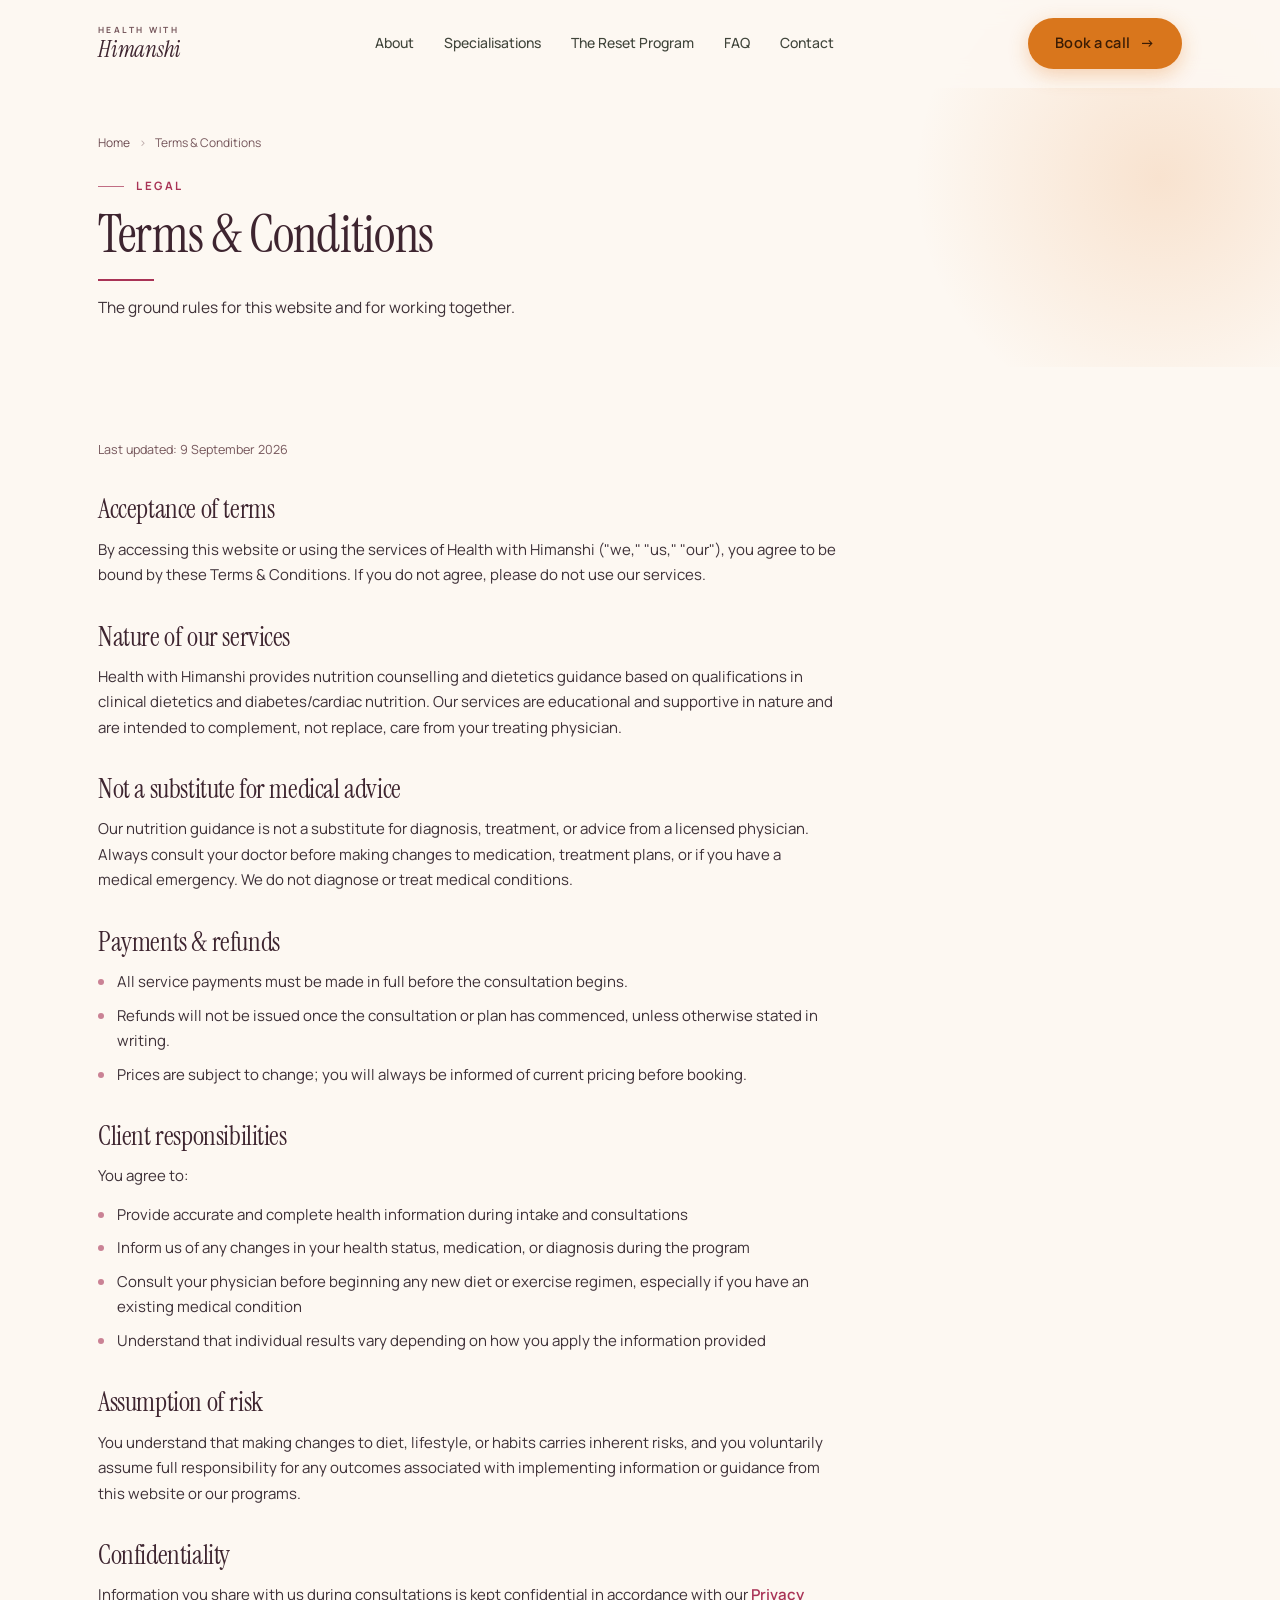
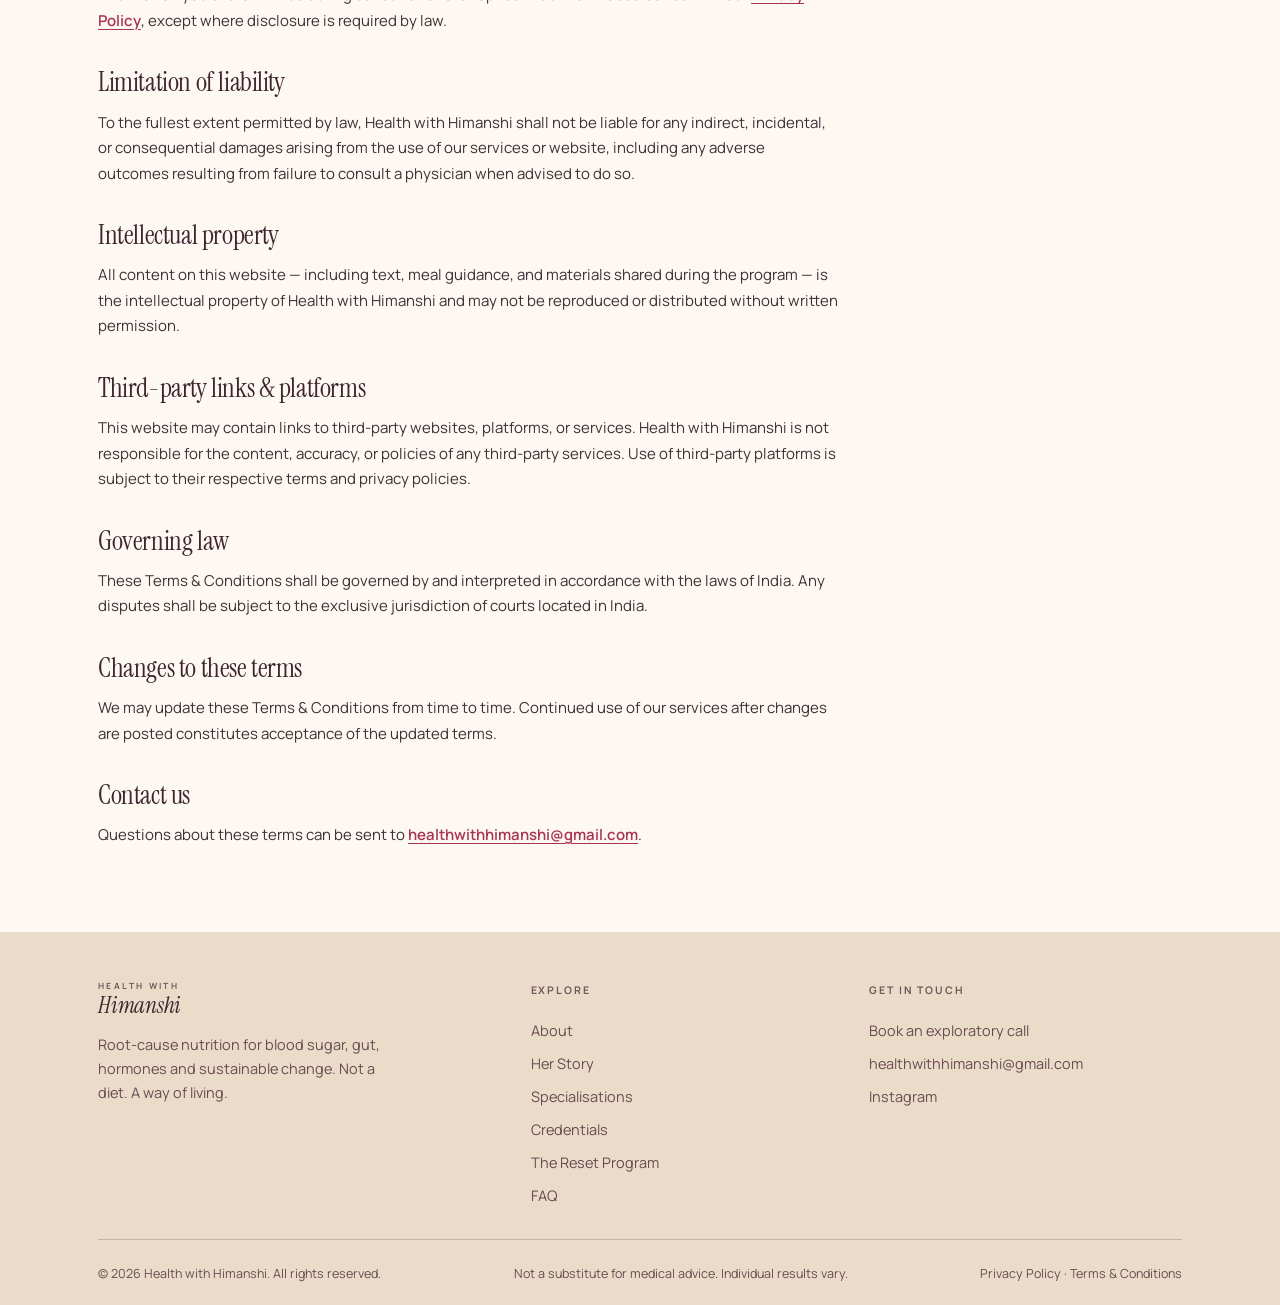
<file: terms-and-conditions.html>
<!DOCTYPE html>
<html lang="en-IN">
<head>
<meta charset="UTF-8">
<meta name="viewport" content="width=device-width, initial-scale=1.0">
<meta name="color-scheme" content="light only">
<meta name="theme-color" content="#FDF8F2">
<title>Terms &amp; Conditions | Health with Himanshi</title>
<meta name="description" content="The terms that apply to this website and to nutrition services provided by Health with Himanshi.">
<meta name="robots" content="index, follow">
<meta name="author" content="Himanshi Daryani">
<link rel="canonical" href="https://healthwithhimanshi.com/terms-and-conditions.html">
<link rel="icon" href="favicon.ico" sizes="any">
<link rel="icon" href="favicon.svg" type="image/svg+xml">
<link rel="apple-touch-icon" href="apple-touch-icon.png">
<meta property="og:type" content="website">
<meta property="og:site_name" content="Health with Himanshi">
<meta property="og:locale" content="en_IN">
<meta property="og:url" content="https://healthwithhimanshi.com/terms-and-conditions.html">
<meta property="og:title" content="Terms &amp; Conditions | Health with Himanshi">
<meta property="og:description" content="The terms that apply to this website and to nutrition services provided by Health with Himanshi.">
<meta property="og:image" content="https://healthwithhimanshi.com/himanshi-hero.jpg">
<meta property="og:image:width" content="1200">
<meta property="og:image:height" content="1500">
<meta name="twitter:card" content="summary_large_image">
<meta name="twitter:title" content="Terms &amp; Conditions | Health with Himanshi">
<meta name="twitter:description" content="The terms that apply to this website and to nutrition services provided by Health with Himanshi.">
<meta name="twitter:image" content="https://healthwithhimanshi.com/himanshi-hero.jpg">
<link rel="preconnect" href="https://fonts.googleapis.com">
<link rel="preconnect" href="https://fonts.gstatic.com" crossorigin>
<link href="https://fonts.googleapis.com/css2?family=Instrument+Serif:ital@0;1&family=Manrope:wght@400;500;600;700&display=swap" rel="stylesheet">
<link rel="stylesheet" href="assets/styles.css">
<script src="assets/script.js" defer></script>
<script type="application/ld+json">
{
  "@context": "https://schema.org",
  "@type": "MedicalBusiness",
  "@id": "https://healthwithhimanshi.com/#business",
  "name": "Health with Himanshi",
  "alternateName": "Himanshi Daryani, Clinical Dietitian & Nutritionist",
  "url": "https://healthwithhimanshi.com/",
  "image": "https://healthwithhimanshi.com/himanshi-hero.jpg",
  "logo": "https://healthwithhimanshi.com/himanshi-hero.jpg",
  "description": "Root-cause nutrition counselling for blood sugar, gut health, hormonal balance and sustainable weight change.",
  "priceRange": "$$",
  "email": "healthwithhimanshi@gmail.com",
  "sameAs": [
    "https://www.instagram.com/p/DcQxlRtiGsH"
  ],
  "knowsAbout": [
    "Type 2 Diabetes nutrition",
    "Type 1 Diabetes carbohydrate counting",
    "Prediabetes and insulin resistance",
    "Polycystic Ovary Syndrome (PCOS)",
    "Irritable Bowel Syndrome and low FODMAP diet",
    "Sustainable weight management",
    "Cholesterol and cardiac nutrition"
  ],
  "founder": {
    "@type": "Person",
    "name": "Himanshi Daryani",
    "jobTitle": "Clinical Dietitian & Nutritionist",
    "hasCredential": [
      "Master's in Specialised Dietetics, Diabetes & Cardiac Nutrition",
      "Certified Diabetes Educator (DMDEA, ICP, IAD)",
      "Type 1 Diabetes Educator (SPEED)",
      "Low FODMAP Diet Specialist, Monash University, Australia"
    ]
  },
  "makesOffer": {
    "@type": "Offer",
    "itemOffered": {
      "@type": "Service",
      "name": "The Reset Program",
      "description": "A structured, personalised 1:1 nutrition counselling programme for blood sugar, gut, hormonal, or weight concerns.",
      "provider": { "@id": "https://healthwithhimanshi.com/#business" }
    }
  }
}
</script>
</head>
<body>
<a class="skip" href="#main">Skip to content</a>
<header class="site-header" id="top">
  <nav class="nav" aria-label="Primary">
    <a href="index.html" class="brand" aria-label="Health with Himanshi, home">
      <span class="brand-text">
        <span class="brand-top">Health with</span>
        <span class="brand-name">Himanshi</span>
      </span>
    </a>
    <div class="navlinks">
      <a href="about.html">About</a>
      <a href="specialisations.html">Specialisations</a>
      <a href="programs.html">The Reset Program</a>
      <a href="faq.html">FAQ</a>
      <a href="contact.html">Contact</a>
    </div>
    <a href="contact.html" class="btn btn-primary nav-cta">Book a call <span class="arw" aria-hidden="true">&#8594;</span></a>
    <button class="menu-btn" id="menuBtn" aria-label="Open menu" aria-expanded="false" aria-controls="drawer">
      <span aria-hidden="true"></span>
    </button>
  </nav>
</header>
<div class="drawer" id="drawer">
  <a href="about.html">About</a>
  <a href="specialisations.html">Specialisations</a>
  <a href="programs.html">The Reset Program</a>
  <a href="faq.html">FAQ</a>
  <a href="contact.html">Contact</a>
  <a href="contact.html" class="drawer-cta">Get in touch &#8594;</a>
</div>
<main id="main">
<section class="page-hero band-ivory">
  <div class="wrap">
    <div class="crumb"><a href="index.html">Home</a><span aria-hidden="true">&rsaquo;</span><span>Terms &amp; Conditions</span></div>
    <p class="eyebrow rv">Legal</p>
    <h1 class="rv rv-d1">Terms &amp; Conditions</h1>
    <div class="rule rv rv-d1"></div>
    <p class="lede rv rv-d2">The ground rules for this website and for working together.</p>
  </div>
</section>
<section class="pad band-ivory">
  <div class="wrap">
    <div class="prose">
      <p class="updated">Last updated: 9 September 2026</p>
      <h2 id="s1"><span class="n"></span>Acceptance of terms</h2>
      <p>By accessing this website or using the services of Health with Himanshi ("we," "us," "our"), you agree to be bound by these Terms &amp; Conditions. If you do not agree, please do not use our services.</p>
      <h2 id="s2"><span class="n"></span>Nature of our services</h2>
      <p>Health with Himanshi provides nutrition counselling and dietetics guidance based on qualifications in clinical dietetics and diabetes/cardiac nutrition. Our services are educational and supportive in nature and are intended to complement, not replace, care from your treating physician.</p>
      <h2 id="s3"><span class="n"></span>Not a substitute for medical advice</h2>
      <p>Our nutrition guidance is not a substitute for diagnosis, treatment, or advice from a licensed physician. Always consult your doctor before making changes to medication, treatment plans, or if you have a medical emergency. We do not diagnose or treat medical conditions.</p>
      <h2 id="s4"><span class="n"></span>Payments &amp; refunds</h2>
      <ul>
      <li>All service payments must be made in full before the consultation begins.</li>
      <li>Refunds will not be issued once the consultation or plan has commenced, unless otherwise stated in writing.</li>
      <li>Prices are subject to change; you will always be informed of current pricing before booking.</li>
      </ul>
      <h2 id="s5"><span class="n"></span>Client responsibilities</h2>
      <p>You agree to:</p>
      <ul>
      <li>Provide accurate and complete health information during intake and consultations</li>
      <li>Inform us of any changes in your health status, medication, or diagnosis during the program</li>
      <li>Consult your physician before beginning any new diet or exercise regimen, especially if you have an existing medical condition</li>
      <li>Understand that individual results vary depending on how you apply the information provided</li>
      </ul>
      <h2 id="s6"><span class="n"></span>Assumption of risk</h2>
      <p>You understand that making changes to diet, lifestyle, or habits carries inherent risks, and you voluntarily assume full responsibility for any outcomes associated with implementing information or guidance from this website or our programs.</p>
      <h2 id="s7"><span class="n"></span>Confidentiality</h2>
      <p>Information you share with us during consultations is kept confidential in accordance with our <a href="privacy-policy.html">Privacy Policy</a>, except where disclosure is required by law.</p>
      <h2 id="s8"><span class="n"></span>Limitation of liability</h2>
      <p>To the fullest extent permitted by law, Health with Himanshi shall not be liable for any indirect, incidental, or consequential damages arising from the use of our services or website, including any adverse outcomes resulting from failure to consult a physician when advised to do so.</p>
      <h2 id="s9"><span class="n"></span>Intellectual property</h2>
      <p>All content on this website &mdash; including text, meal guidance, and materials shared during the program &mdash; is the intellectual property of Health with Himanshi and may not be reproduced or distributed without written permission.</p>
      <h2 id="s10"><span class="n"></span>Third-party links &amp; platforms</h2>
      <p>This website may contain links to third-party websites, platforms, or services. Health with Himanshi is not responsible for the content, accuracy, or policies of any third-party services. Use of third-party platforms is subject to their respective terms and privacy policies.</p>
      <h2 id="s11"><span class="n"></span>Governing law</h2>
      <p>These Terms &amp; Conditions shall be governed by and interpreted in accordance with the laws of India. Any disputes shall be subject to the exclusive jurisdiction of courts located in India.</p>
      <h2 id="s12"><span class="n"></span>Changes to these terms</h2>
      <p>We may update these Terms &amp; Conditions from time to time. Continued use of our services after changes are posted constitutes acceptance of the updated terms.</p>
      <h2 id="s13"><span class="n"></span>Contact us</h2>
      <p>Questions about these terms can be sent to <a href="mailto:healthwithhimanshi@gmail.com">healthwithhimanshi@gmail.com</a>.</p>
    </div>
  </div>
</section>
</main>
<footer>
  <div class="wrap">
    <div class="foot-top">
      <div>
        <a href="index.html" class="brand">
          <span class="brand-text"><span class="brand-top">Health with</span><span class="brand-name">Himanshi</span></span>
        </a>
        <p class="foot-blurb">Root-cause nutrition for blood sugar, gut, hormones and sustainable change. Not a diet. A way of living.</p>
      </div>
      <div>
        <h4>Explore</h4>
        <nav aria-label="Footer">
          <a href="about.html">About</a>
          <a href="about.html#story">Her Story</a>
          <a href="specialisations.html">Specialisations</a>
          <a href="about.html#credentials">Credentials</a>
          <a href="programs.html">The Reset Program</a>
          <a href="faq.html">FAQ</a>
        </nav>
      </div>
      <div>
        <h4>Get in touch</h4>
        <nav aria-label="Contact">
          <a href="contact.html">Book an exploratory call</a>
          <a href="mailto:healthwithhimanshi@gmail.com">healthwithhimanshi@gmail.com</a>
          <a href="https://www.instagram.com/p/DcQxlRtiGsH">Instagram</a>
        </nav>
      </div>
    </div>
    <div class="foot-bot">
      <span>&copy; 2026 Health with Himanshi. All rights reserved.</span>
      <span>Not a substitute for medical advice. Individual results vary.</span>
      <span><a href="privacy-policy.html">Privacy Policy</a> &middot; <a href="terms-and-conditions.html">Terms &amp; Conditions</a></span>
    </div>
  </div>
</footer>
<div class="mobile-cta" id="mobileCta">
  <a href="contact.html" class="btn btn-primary">Book a call</a>
  <a href="programs.html" class="btn btn-ghost">The Reset</a>
</div>
</body>
</html>
</file>
<file: assets/styles.css>
/* ============================================================
   HEALTH WITH HIMANSHI design tokens
   ============================================================ */
/* ===========================================================================
   PALETTE. Option A "Saffron & Forest" is live below.
   To switch, replace the 13 --colour lines in :root with one of these blocks.
   ---- OPTION B: "Coral & Teal" (fresh modern clinic) ----
   --ivory:#FFFAF6;  --ivory-warm:#FDEEE5;  --sage:#E2F4F2;  --sage-deep:#B9E4E0;
   --moss:#D2EEEC;   --clay:#FFE7DE;        --olive:#0C4F4E;  --olive-mid:#22605E;
   --olive-soft:#3D5F5D;  --charcoal:#1C2A29;
   --accent:#D8401C; --accent-ink:#A82F12;  --accent-soft:#F2704B;  --blush:#FFDDD0;
   ---- OPTION C: "Lime & Berry" (boldest, most plant-forward) ----
   --ivory:#FDFDF5;  --ivory-warm:#F5F8E6;  --sage:#EDF7DC;  --sage-deep:#D2E9B4;
   --moss:#E4F3CE;   --clay:#FBE3EC;        --olive:#33501A;  --olive-mid:#4A6B2A;
   --olive-soft:#4B5E34;  --charcoal:#22271B;
   --accent:#C42063; --accent-ink:#9C1A4B;  --accent-soft:#E0538A;  --blush:#F9D6E3;
   =========================================================================== */
:root{
  color-scheme:light only;
  /* 60: warm near-neutrals carry the large surfaces */
  --ivory:#FDF8F2;       /* cream, the page */
  --ivory-warm:#F6ECDF;
  --sage:#F4EADC;        /* oat band */
  --sage-deep:#E4D3BE;
  --moss:#EADCC9;        /* sand band, the deeper one */
  /* 30: the dark that anchors everything */
  --olive:#3E2530;       /* warm espresso-plum ink */
  --olive-mid:#6B4A50;
  --olive-soft:#75565B;
  --charcoal:#2E1F24;
  /* 10: chroma, used only in small moments */
  --clay:#F9DFE3;        /* blush: the one pink surface, kept small */
  --blush:#F7DDE2;       /* pink chips and tints */
  --accent:#D9761C;      /* saffron: fills and buttons */
  --accent-ink:#A93356;  /* rose: labels, numerals, rules */
  --accent-soft:#EFA04A;
  --line:rgba(62,37,48,0.15);
  --line-light:rgba(62,37,48,0.22);
  --max:1180px;
  --gut:clamp(20px,5vw,48px);
  --arch:180px 180px 14px 14px;
}
/* ---------- reset ---------- */
*,*::before,*::after{box-sizing:border-box;margin:0;padding:0;}
html{scroll-behavior:smooth;-webkit-text-size-adjust:100%;color-scheme:light only;}
body{
  background:var(--ivory);
  color:var(--charcoal);
  font-family:'Manrope',system-ui,sans-serif;
  font-size:16px;
  line-height:1.58;
  -webkit-font-smoothing:antialiased;
  overflow-x:hidden;
}
img{max-width:100%;display:block;}
a{color:inherit;text-decoration:none;}
button{font:inherit;cursor:pointer;border:none;background:none;color:inherit;}
:focus-visible{outline:2px solid var(--accent);outline-offset:4px;border-radius:2px;}
/* ---------- type scale ---------- */
.d1,.d2,.d3,h1,h2,h3{
  font-family:'Instrument Serif',Georgia,serif;
  font-weight:400;
  letter-spacing:-0.015em;
  line-height:1.06;
  color:var(--olive);
}
h1,.d1{font-size:clamp(34px,5.6vw,62px);}
h2,.d2{font-size:clamp(26px,3.6vw,42px);line-height:1.12;}
h3,.d3{font-size:clamp(19px,2vw,23px);line-height:1.25;letter-spacing:-0.01em;}
.eyebrow{
  font-family:'Manrope',sans-serif;font-size:11.5px;font-weight:700;
  letter-spacing:.22em;text-transform:uppercase;color:var(--accent-ink);
  display:inline-flex;align-items:center;gap:12px;
}
.eyebrow::before{content:"";width:26px;height:1px;background:var(--accent-ink);opacity:.7;}
.lede{font-size:clamp(15.5px,1.2vw,17px);line-height:1.6;color:#3D3037;max-width:60ch;}
.caption{font-size:13px;letter-spacing:.02em;color:var(--olive-soft);}
.serif-em{font-family:'Instrument Serif',serif;font-style:italic;}
/* ---------- layout ---------- */
.wrap{max-width:var(--max);margin:0 auto;padding-left:var(--gut);padding-right:var(--gut);}
.wrap-narrow{max-width:800px;margin:0 auto;padding-left:var(--gut);padding-right:var(--gut);}
section{position:relative;}
/* stop the sticky header from covering a heading when a nav link jumps to it */
section[id],div[id]{scroll-margin-top:clamp(76px,9vw,104px);}
.pad{padding-block:clamp(44px,5.6vw,78px);}
.pad-top{padding-top:clamp(44px,5.6vw,78px);}
.pad-bot{padding-bottom:clamp(44px,5.6vw,78px);}
/* tone bands */
.band-ivory{background:var(--ivory);}
.band-sage{background:var(--sage);}
.band-olive{background:var(--moss);color:var(--charcoal);}
.band-olive h2,.band-olive h3,.band-olive .d2{color:var(--olive);}
.band-olive .lede{color:#3D3037;}
.band-olive .eyebrow{color:var(--accent-ink);}
.band-olive .eyebrow::before{background:var(--accent-ink);}
/* curved divider */
.curve{display:block;width:100%;height:clamp(40px,6vw,90px);}
.curve path{fill:currentColor;}
/* ---------- buttons ---------- */
.btn{
  display:inline-flex;align-items:center;justify-content:center;gap:10px;
  padding:13px 26px;border-radius:100px;font-size:14.5px;font-weight:600;
  letter-spacing:.01em;position:relative;overflow:hidden;
  transition:transform .3s cubic-bezier(.2,.7,.3,1), box-shadow .3s ease, background .3s ease, color .3s ease, border-color .3s ease;
  border:1px solid transparent;
}
.btn .arw{transition:transform .3s cubic-bezier(.2,.7,.3,1);}
.btn:hover .arw{transform:translateX(4px);}
.btn-primary{background:var(--accent);color:#3A1C05;box-shadow:0 6px 20px rgba(224,116,27,.30);}
.btn-primary:hover{background:var(--accent-ink);color:#FFF6EC;transform:translateY(-2px);box-shadow:0 12px 30px rgba(224,116,27,.42);}
.btn-dark{background:var(--olive);color:var(--ivory);}
.btn-dark:hover{background:#1E2419;transform:translateY(-2px);}
.btn-ghost{background:transparent;color:var(--olive);border-color:rgba(62,37,48,.26);}
.btn-ghost:hover{background:var(--olive);color:var(--ivory);border-color:var(--olive);transform:translateY(-2px);}
.btn-light{background:var(--ivory);color:var(--olive);}
.btn-light:hover{background:#fff;transform:translateY(-2px);}
.btn-outline-light{background:transparent;color:var(--ivory);border-color:var(--line-light);}
.btn-outline-light:hover{background:var(--ivory);color:var(--olive);}
/* ---------- header ---------- */
.site-header{
  position:sticky;top:0;z-index:100;
  background:rgba(253,248,242,.90);
  backdrop-filter:blur(12px) saturate(140%);
  border-bottom:1px solid transparent;
  transition:border-color .3s ease, background .3s ease, padding .3s ease;
}
.site-header.is-stuck{border-bottom-color:var(--line);background:rgba(253,248,242,.97);}
.nav{
  display:flex;align-items:center;justify-content:space-between;gap:24px;
  max-width:var(--max);margin:0 auto;padding:18px var(--gut);
  transition:padding .3s ease;
}
.site-header.is-stuck .nav{padding-top:12px;padding-bottom:12px;}
/* wordmark */
.brand{display:flex;align-items:center;line-height:1;}
.brand-text{display:flex;flex-direction:column;gap:3px;}
.brand-top{font-size:8.5px;font-weight:700;letter-spacing:.28em;text-transform:uppercase;color:var(--olive-soft);}
.brand-name{font-family:'Instrument Serif',serif;font-style:italic;font-size:23px;color:var(--olive);letter-spacing:-.01em;}
.navlinks{display:none;align-items:center;gap:30px;font-size:14px;font-weight:500;}
.navlinks a{position:relative;padding:4px 0;color:#40453B;transition:color .25s ease;}
.navlinks a::after{
  content:"";position:absolute;left:0;bottom:0;width:100%;height:1px;
  background:var(--accent-ink);transform:scaleX(0);transform-origin:right;
  transition:transform .35s cubic-bezier(.2,.7,.3,1);
}
.navlinks a:hover{color:var(--olive);}
.navlinks a:hover::after{transform:scaleX(1);transform-origin:left;}
.nav-cta{display:none;}
@media(min-width:1000px){.navlinks{display:flex;}.nav-cta{display:inline-flex;}}
.menu-btn{
  width:44px;height:44px;display:grid;place-items:center;border-radius:50%;
  border:1px solid var(--line);transition:background .25s ease;
}
.menu-btn:hover{background:var(--ivory-warm);}
.menu-btn span{display:block;width:18px;height:1.5px;background:var(--olive);position:relative;transition:transform .3s ease,background .3s ease;}
.menu-btn span::before,.menu-btn span::after{content:"";position:absolute;left:0;width:18px;height:1.5px;background:var(--olive);transition:transform .3s ease,opacity .2s ease;}
.menu-btn span::before{top:-6px;}
.menu-btn span::after{top:6px;}
.menu-btn[aria-expanded="true"] span{background:transparent;}
.menu-btn[aria-expanded="true"] span::before{transform:translateY(6px) rotate(45deg);}
.menu-btn[aria-expanded="true"] span::after{transform:translateY(-6px) rotate(-45deg);}
@media(min-width:1000px){.menu-btn{display:none;}}
/* mobile drawer */
.drawer{
  position:fixed;inset:0;z-index:99;background:var(--ivory);
  display:flex;flex-direction:column;justify-content:center;gap:6px;
  padding:100px var(--gut) 40px;
  clip-path:circle(0% at calc(100% - 42px) 42px);
  transition:clip-path .35s cubic-bezier(.65,0,.35,1);
  pointer-events:none;
}
.drawer.open{clip-path:circle(150% at calc(100% - 42px) 42px);pointer-events:auto;}
.drawer a{
  font-family:'Instrument Serif',serif;font-size:clamp(28px,7vw,40px);color:var(--olive);
  padding:9px 0;border-bottom:1px solid var(--line-light);
  opacity:0;transform:translateY(10px);transition:opacity .22s ease,transform .22s ease;
}
.drawer.open a{opacity:1;transform:none;}
.drawer.open a:nth-child(1){transition-delay:0.040s}
.drawer.open a:nth-child(2){transition-delay:0.065s}
.drawer.open a:nth-child(3){transition-delay:0.090s}
.drawer.open a:nth-child(4){transition-delay:0.115s}
.drawer.open a:nth-child(5){transition-delay:0.140s}
.drawer.open a:nth-child(6){transition-delay:0.165s}
.drawer.open a:nth-child(7){transition-delay:0.190s}
.drawer .drawer-cta{
  font-family:'Manrope',sans-serif;font-size:15px;font-weight:600;border:none;
  margin-top:26px;align-self:flex-start;background:var(--accent-ink);color:#FFF6F1;
  padding:15px 30px;border-radius:100px;transition-delay:.5s;
}
@media(min-width:1000px){.drawer{display:none;}}
/* ============================================================
   IMAGE FRAMES: the arch is the signature shape
   ============================================================ */
.frame{position:relative;overflow:hidden;background:var(--blush);isolation:isolate;}
.frame img{width:100%;height:100%;object-fit:cover;transition:transform .45s cubic-bezier(.2,.7,.3,1);}
.frame:hover img{transform:scale(1.045);}
.frame-arch{border-radius:var(--arch);}
.frame-soft{border-radius:20px;}
.frame-blob{border-radius:56% 44% 48% 52%/44% 52% 48% 56%;}
.frame-circle{border-radius:50%;}
/* placeholder shown when no real photo has been dropped in yet */
.ph{
  position:absolute;inset:0;display:grid;place-content:center;justify-items:center;gap:8px;
  text-align:center;padding:24px;background:
    linear-gradient(135deg,var(--blush) 0%,var(--sage-deep) 100%);
  color:var(--olive-mid);
}
.ph svg{width:26px;height:26px;opacity:.5;}
.ph code{
  font-family:ui-monospace,SFMono-Regular,Menlo,monospace;font-size:11.5px;
  background:rgba(255,255,255,.55);padding:4px 9px;border-radius:4px;letter-spacing:.01em;
}
.ph small{font-size:11.5px;max-width:22ch;line-height:1.5;opacity:.85;}
.frame img.loaded + .ph,.frame img.loaded ~ .ph{display:none;}
/* fine-line decorative arcs */
.deco{position:absolute;pointer-events:none;z-index:0;}
.deco svg{width:100%;height:100%;overflow:visible;}
.deco path,.deco circle,.deco line{fill:none;stroke:var(--accent-ink);stroke-width:1;opacity:.42;}
/* ============================================================
   HERO
   ============================================================ */
.hero{padding-top:clamp(22px,3vw,38px);padding-bottom:clamp(38px,5vw,64px);position:relative;}
.hero::after{ /* warm ambient wash */
  content:"";position:absolute;top:-160px;right:-140px;width:620px;height:620px;z-index:0;
  background:radial-gradient(circle,rgba(224,116,27,.18),transparent 60%);pointer-events:none;
}
.hero-grid{
  display:grid;grid-template-columns:1.06fr .94fr;gap:clamp(30px,5vw,72px);
  align-items:center;position:relative;z-index:1;
}
.hero h1{margin:13px 0 0;}
.hero h1 .accent{font-style:italic;color:var(--accent-ink);}
.hero .rule{width:56px;height:2px;background:var(--accent-ink);margin:17px 0 15px;}
.hero .lede{margin-bottom:10px;}
.hero .tagline{
  font-family:'Instrument Serif',serif;font-style:italic;font-size:clamp(19px,2.1vw,24px);
  color:var(--olive);margin:15px 0 21px;
}
.hero-ctas{display:flex;flex-wrap:wrap;gap:12px;align-items:center;}
.hero-trust{display:flex;flex-wrap:wrap;gap:8px 18px;margin-top:20px;}
.hero-trust li{
  list-style:none;font-size:12.5px;font-weight:600;letter-spacing:.04em;color:var(--olive-mid);
  display:flex;align-items:center;gap:7px;text-transform:uppercase;
}
.hero-trust li::before{content:"";width:5px;height:5px;border-radius:50%;background:var(--accent-ink);}
/* portrait composition */
.hero-media{position:relative;}
.hero-portrait{aspect-ratio:4/5;position:relative;z-index:2;box-shadow:0 30px 70px -30px rgba(62,37,48,.26);}
.hero-ring{
  position:absolute;inset:auto auto -22px -22px;width:62%;aspect-ratio:1;z-index:1;
  border:1.5px solid var(--accent-ink);opacity:.45;border-radius:var(--arch);
}
.hero-dots{position:absolute;top:-14px;right:-10px;z-index:1;width:88px;height:88px;opacity:.5;}
.scroll-cue{
  display:inline-flex;align-items:center;gap:12px;margin-top:clamp(18px,2.6vw,30px);
  font-size:11px;font-weight:700;letter-spacing:.22em;text-transform:uppercase;color:var(--olive-soft);
}
.scroll-cue .track{width:1px;height:44px;background:var(--line);position:relative;overflow:hidden;}
.scroll-cue .track::after{
  content:"";position:absolute;top:0;left:0;width:1px;height:14px;background:var(--accent-ink);
  animation:cue 2.1s cubic-bezier(.6,0,.4,1) infinite;
}
@keyframes cue{0%{transform:translateY(-16px)}60%,100%{transform:translateY(46px)}}
@media(max-width:900px){
  .hero-grid{grid-template-columns:1fr;gap:38px;}
  .hero-media{order:-1;max-width:400px;margin-inline:auto;width:100%;}
  .hero h1{margin-top:16px;}
}
/* ============================================================
   MARQUEE / TRUST STRIP
   ============================================================ */
.strip{background:var(--clay);color:var(--olive);padding:18px 0;overflow:hidden;border-block:1px solid var(--line);}
.strip-track{display:flex;gap:0;width:max-content;animation:slide 38s linear infinite;}
.strip-track span{
  padding:0 34px;font-size:12px;font-weight:600;letter-spacing:.2em;text-transform:uppercase;
  color:var(--olive-mid);display:flex;align-items:center;gap:34px;white-space:nowrap;
}
.strip-track span::after{content:"";width:5px;height:5px;border-radius:50%;background:var(--accent-ink);flex-shrink:0;}
@keyframes slide{to{transform:translateX(-50%)}}
/* ============================================================
   CREDENTIALS
   ============================================================ */
.cred-grid{display:grid;grid-template-columns:.85fr 1.15fr;gap:clamp(34px,6vw,80px);align-items:start;}
@media(max-width:900px){.cred-grid{grid-template-columns:1fr;gap:34px;}}
.cred-cards{display:grid;grid-template-columns:1fr 1fr;gap:12px;}
@media(max-width:560px){.cred-cards{grid-template-columns:1fr;}}
.cred-card{
  background:rgba(255,255,255,.62);border:1px solid var(--line);border-radius:14px;
  padding:19px 19px 18px;position:relative;overflow:hidden;
  transition:background .35s ease,transform .35s cubic-bezier(.2,.7,.3,1),border-color .35s ease;
}
.cred-card:hover{background:#fff;transform:translateY(-4px);border-color:var(--accent-ink);}
.cred-card .idx{
  font-family:'Instrument Serif',serif;font-size:13px;color:var(--accent-ink);
  letter-spacing:.1em;display:block;margin-bottom:9px;
}
.cred-card h3{font-size:17px;line-height:1.26;color:var(--olive);margin-bottom:7px;}
.cred-card p{font-size:13.5px;color:var(--olive-mid);line-height:1.55;}
.cred-lead h2{margin:11px 0 0;}
.cred-lead .quiet{color:#3D3037;font-size:16px;max-width:40ch;}
/* ============================================================
   MISSION QUOTE: big type moment
   ============================================================ */
.mission{text-align:center;position:relative;overflow:hidden;}
.mission .mark{
  font-family:'Instrument Serif',serif;font-size:clamp(70px,11vw,130px);line-height:.6;
  color:var(--accent);opacity:.30;display:block;height:.42em;
}
.mission blockquote{
  font-family:'Instrument Serif',serif;font-size:clamp(23px,3.4vw,40px);line-height:1.2;
  color:var(--olive);max-width:20ch;margin:0 auto 18px;letter-spacing:-.015em;
}
.mission blockquote em{color:var(--accent-ink);}
.mission cite{
  font-style:normal;font-size:12px;font-weight:700;letter-spacing:.2em;
  text-transform:uppercase;color:var(--olive-soft);
}
/* ============================================================
   STORY
   ============================================================ */
.story-grid{display:grid;grid-template-columns:1fr 1.08fr;gap:clamp(36px,6vw,88px);align-items:center;}
@media(max-width:900px){.story-grid{grid-template-columns:1fr;gap:40px;}}
.story-media{position:relative;padding-top:clamp(40px,6.4vw,88px);}
.story-main{aspect-ratio:4/5;box-shadow:0 30px 70px -34px rgba(62,37,48,.24);}
.story-sub{
  position:absolute;right:0;bottom:0;width:47%;aspect-ratio:1;z-index:3;
  border:6px solid var(--blush);box-shadow:0 18px 40px -20px rgba(62,37,48,.24);
}
/* sits in the padding reserved above the photo, so the frame can't cover it */
.story-watermark{
  font-family:'Instrument Serif',serif;font-style:italic;
  font-size:clamp(38px,5.8vw,78px);line-height:1;color:var(--olive);opacity:.14;
  position:absolute;top:0;left:-1%;z-index:1;
  white-space:nowrap;pointer-events:none;user-select:none;
}
.story-body h2{margin:11px 0 16px;}
.story-body p{margin-bottom:13px;color:#3D3037;font-size:15.5px;line-height:1.62;}
.story-body p.first::first-letter{
  font-family:'Instrument Serif',serif;font-size:62px;line-height:.82;float:left;
  padding:6px 12px 0 0;color:var(--accent-ink);
}
.pullquote{
  border-left:3px solid var(--accent);padding:2px 0 2px 20px;margin:20px 0;
  font-family:'Instrument Serif',serif;font-size:clamp(18px,2vw,22px);
  line-height:1.35;color:var(--olive);
}
mark.hl{
  background:linear-gradient(180deg,transparent 56%,rgba(169,51,86,.24) 56%);
  color:inherit;padding:0 2px;
}
/* ============================================================
   APPROACH: signature 3-step framework
   ============================================================ */
.steps{margin-top:clamp(14px,2.2vw,26px);display:flex;flex-direction:column;}
.step{
  display:grid;grid-template-columns:88px 1.2fr 1fr;gap:clamp(18px,2.6vw,36px);
  align-items:center;padding:clamp(13px,1.9vw,20px) 0;border-top:1px solid var(--line-light);
}
.step:last-child{border-bottom:1px solid var(--line-light);}
.step-num{
  font-family:'Instrument Serif',serif;font-size:clamp(34px,4vw,54px);line-height:.8;
  color:transparent;-webkit-text-stroke:1.4px rgba(224,116,27,.85);
  transition:color .6s ease,-webkit-text-stroke-color .6s ease;
}
.step:hover .step-num,.step.in .step-num{color:rgba(224,116,27,.26);}
.step-copy .kicker{
  font-size:11px;font-weight:700;letter-spacing:.2em;text-transform:uppercase;
  color:var(--accent-ink);margin-bottom:8px;display:block;
}
.step-copy h3{margin-bottom:8px;}
.step-copy p{color:#3D3037;font-size:14.5px;max-width:52ch;}
.step-media{aspect-ratio:16/9;}
.step:nth-child(even) .step-media{border-radius:16px 16px 80px 80px;}
@media(max-width:880px){
  .step{grid-template-columns:52px 1fr;gap:12px 16px;padding-block:22px;align-items:start;}
  .step-num{font-size:42px;}
  .step-copy{grid-column:2;}
  .step-media{aspect-ratio:16/9;order:3;grid-column:1/-1;margin-top:4px;}
}
/* ============================================================
   RESET PROGRAM
   ============================================================ */
.program{
  background:var(--ivory);border-radius:28px;overflow:hidden;
  box-shadow:0 40px 90px -46px rgba(62,37,48,.26);
  display:grid;grid-template-columns:.95fr 1.05fr;
  position:relative;z-index:2;
}
@media(max-width:920px){.program{grid-template-columns:1fr;border-radius:20px;}}
.program-left{
  background:var(--moss);color:var(--charcoal);padding:clamp(26px,3.2vw,40px);
  display:flex;flex-direction:column;justify-content:space-between;gap:30px;position:relative;overflow:hidden;
}
.program-left::after{
  content:"";position:absolute;right:-70px;bottom:-70px;width:240px;height:240px;
  border:1px solid rgba(224,116,27,.55);border-radius:50%;
}
.program-left h2{color:var(--olive);margin:10px 0 11px;font-size:clamp(26px,3vw,38px);}
.program-left .lede{color:#3D3037;font-size:16px;}
.program-meta{display:flex;flex-wrap:wrap;gap:22px;margin-top:26px;position:relative;z-index:1;}
.program-meta div{border-top:1px solid var(--line-light);padding-top:11px;min-width:110px;}
.program-meta dt{font-size:10.5px;font-weight:700;letter-spacing:.18em;text-transform:uppercase;color:var(--olive-soft);}
.program-meta dd{font-family:'Instrument Serif',serif;font-size:21px;color:var(--olive);margin-top:3px;}
.program-right{padding:clamp(24px,3vw,38px);}
.program-right .eyebrow{margin-bottom:16px;}
.incl{display:grid;grid-template-columns:1fr 1fr;gap:2px 26px;}
@media(max-width:620px){.incl{grid-template-columns:1fr;}}
.incl li{
  list-style:none;display:flex;gap:12px;align-items:flex-start;
  padding:9px 0;border-bottom:1px solid var(--line);font-size:14px;line-height:1.45;color:#352A30;
}
.incl li .tick{
  flex-shrink:0;width:18px;height:18px;border-radius:50%;background:var(--blush);
  display:grid;place-items:center;margin-top:2px;
}
.incl li .tick svg{width:9px;height:9px;stroke:var(--accent-ink);stroke-width:2.4;fill:none;}
/* ============================================================
   FOCUS AREAS
   ============================================================ */
.focus-grid{display:grid;grid-template-columns:repeat(3,1fr);gap:14px;}
@media(max-width:900px){.focus-grid{grid-template-columns:1fr 1fr;}}
@media(max-width:600px){.focus-grid{grid-template-columns:1fr;}}
.fcard{
  background:var(--ivory);border:1px solid var(--line);border-radius:18px;
  padding:22px 20px 21px;position:relative;overflow:hidden;
  transition:transform .22s cubic-bezier(.2,.7,.3,1),box-shadow .22s ease,border-color .22s ease;
}
.fcard::before{
  content:"";position:absolute;left:0;top:0;height:3px;width:100%;background:var(--accent);
  transform:scaleX(0);transform-origin:left;transition:transform .45s cubic-bezier(.2,.7,.3,1);
}
.fcard:hover{transform:translateY(-6px);box-shadow:0 24px 48px -26px rgba(62,37,48,.18);border-color:transparent;}
.fcard:hover::before{transform:scaleX(1);}
.fcard .ic{
  width:38px;height:38px;border-radius:50%;background:var(--blush);display:grid;place-items:center;
  margin-bottom:13px;transition:background .4s ease;
}
.fcard:hover .ic{background:#FBE7D0;}
.fcard .ic svg{width:21px;height:21px;stroke:var(--accent-ink);stroke-width:1.3;fill:none;stroke-linecap:round;stroke-linejoin:round;}
.fcard .tag{
  font-size:10.5px;font-weight:700;letter-spacing:.18em;text-transform:uppercase;
  color:var(--accent-ink);display:block;margin-bottom:9px;
}
.fcard h3{font-size:19px;margin-bottom:6px;}
.fcard p{font-size:14px;color:#4C3F45;line-height:1.52;}
/* ============================================================
   SPECIALISATIONS: condition tabs
   ============================================================ */
.spec{margin-top:clamp(4px,1.2vw,12px);}
.spec-tabs{
  display:flex;gap:8px;overflow-x:auto;padding:4px 0 16px;
  scrollbar-width:none;-ms-overflow-style:none;scroll-snap-type:x proximity;
}
.spec-tabs::-webkit-scrollbar{display:none;}
@media(min-width:1040px){.spec-tabs{flex-wrap:wrap;overflow:visible;}}
.spec-tab{
  flex:0 0 auto;scroll-snap-align:start;
  display:inline-flex;align-items:center;gap:9px;
  padding:11px 18px;border-radius:100px;
  border:1px solid var(--line);background:rgba(255,255,255,.6);
  font-size:13.5px;font-weight:600;color:var(--olive-mid);white-space:nowrap;
  transition:background .3s ease,color .3s ease,border-color .3s ease,transform .3s ease;
}
.spec-tab svg{width:16px;height:16px;stroke:currentColor;stroke-width:1.4;fill:none;stroke-linecap:round;stroke-linejoin:round;flex-shrink:0;}
.spec-tab:hover{border-color:var(--accent-ink);color:var(--olive);transform:translateY(-1px);}
.spec-tab[aria-selected="true"]{background:var(--olive);border-color:var(--olive);color:var(--ivory);}
.spec-panel{display:none;}
.spec-panel.active{display:block;animation:specIn .26s cubic-bezier(.2,.7,.3,1);}
@keyframes specIn{from{opacity:0;transform:translateY(8px)}to{opacity:1;transform:none}}
.spec-body{
  display:grid;grid-template-columns:1fr 1fr;gap:clamp(24px,3.4vw,52px);
  background:#fff;border:1px solid var(--line);border-radius:24px;
  padding:clamp(24px,3.2vw,42px);
  box-shadow:0 34px 76px -52px rgba(62,37,48,.34);
}
@media(max-width:880px){.spec-body{grid-template-columns:1fr;gap:28px;}}
.spec-body h3{font-size:clamp(22px,2.5vw,29px);margin-bottom:16px;}
.spec-label{
  font-size:10.5px;font-weight:700;letter-spacing:.18em;text-transform:uppercase;
  color:var(--accent-ink);display:block;margin-bottom:9px;
}
.spec-sub{
  font-size:10.5px;font-weight:700;letter-spacing:.16em;text-transform:uppercase;
  color:var(--olive-soft);margin:24px 0 12px;display:block;
}
.spec-col > .spec-sub:first-child{margin-top:0;}
.spec-you{display:flex;flex-direction:column;gap:10px;}
.spec-you li{
  list-style:none;display:flex;gap:12px;align-items:flex-start;
  font-size:14.5px;line-height:1.5;color:#3D3037;
}
.spec-you li::before{
  content:"";flex-shrink:0;width:7px;height:7px;border-radius:50%;
  background:var(--blush);border:1.5px solid var(--accent-ink);margin-top:7px;
}
.spec-driver{font-size:14.5px;line-height:1.64;color:#3D3037;}
.spec-do{display:flex;flex-direction:column;}
.spec-do li{
  list-style:none;display:flex;gap:12px;align-items:flex-start;
  padding:10px 0;border-bottom:1px solid var(--line);
  font-size:14px;line-height:1.5;color:#352A30;
}
.spec-do li:first-child{border-top:1px solid var(--line);}
.spec-do .tick{
  flex-shrink:0;width:18px;height:18px;border-radius:50%;background:var(--blush);
  display:grid;place-items:center;margin-top:2px;
}
.spec-do .tick svg{width:9px;height:9px;stroke:var(--accent-ink);stroke-width:2.4;fill:none;}
.spec-marks{display:flex;flex-wrap:wrap;gap:7px;}
.spec-marks span{
  font-size:12px;font-weight:600;color:var(--olive-mid);
  background:var(--sage);border:1px solid var(--line);
  padding:6px 13px;border-radius:100px;
}
.spec-badge{
  display:inline-flex;align-items:center;gap:9px;margin-top:20px;
  font-size:12px;font-weight:600;color:var(--olive);
  background:var(--blush);border-radius:100px;padding:8px 16px 8px 12px;
}
.spec-badge svg{width:14px;height:14px;stroke:var(--accent-ink);stroke-width:1.7;fill:none;stroke-linecap:round;stroke-linejoin:round;flex-shrink:0;}
.spec-note{
  font-size:13px;line-height:1.58;color:var(--olive-mid);
  border-left:2px solid var(--accent);padding-left:15px;margin-top:20px;
}
.spec-note a{color:var(--accent-ink);font-weight:600;text-decoration:underline;text-underline-offset:3px;}
.spec-cta{margin-top:24px;}
.spec-disclaim{
  margin-top:18px;font-size:12px;line-height:1.55;color:var(--olive-soft);
  text-align:center;max-width:60ch;margin-inline:auto;
}
@media(prefers-reduced-motion:reduce){.spec-panel.active{animation:none;}}
/* ============================================================
   WHY: principles
   ============================================================ */
.why-head{display:grid;grid-template-columns:1fr 1fr;gap:clamp(24px,5vw,70px);align-items:end;margin-bottom:clamp(22px,3vw,34px);}
@media(max-width:820px){.why-head{grid-template-columns:1fr;gap:18px;}}
.why-row{
  display:grid;grid-template-columns:78px 1fr 1.15fr;gap:clamp(18px,3vw,44px);
  padding:clamp(15px,2vw,22px) 0;border-top:1px solid var(--line);align-items:baseline;
  transition:padding-left .25s cubic-bezier(.2,.7,.3,1);
}
.why-row:last-child{border-bottom:1px solid var(--line);}
.why-row:hover{padding-left:10px;}
.why-row .num{font-family:'Instrument Serif',serif;font-size:24px;color:var(--accent);opacity:1;}
.why-row h3{font-size:clamp(17px,1.7vw,20px);}
.why-row p{font-size:14.5px;color:#4C3F45;max-width:56ch;}
@media(max-width:760px){
  .why-row{grid-template-columns:52px 1fr;gap:14px;}
  .why-row p{grid-column:2;margin-top:8px;}
}
/* ============================================================
   TESTIMONIALS
   ============================================================ */
.testi-grid{display:grid;grid-template-columns:1.35fr 1fr;gap:14px;align-items:stretch;}
@media(max-width:900px){.testi-grid{grid-template-columns:1fr;}}
.testi-side{display:grid;gap:14px;}
.testi{
  border-radius:20px;padding:24px 24px;position:relative;
  display:flex;flex-direction:column;justify-content:space-between;gap:16px;
}
.testi-feature{background:var(--clay);color:var(--charcoal);padding:clamp(26px,3vw,40px);border:1px solid var(--line);}
.testi-feature .qmark{
  font-family:'Instrument Serif',serif;font-size:96px;line-height:.4;color:var(--accent-ink);
  opacity:.55;display:block;height:.34em;
}
.testi-feature p{font-family:'Instrument Serif',serif;font-size:clamp(20px,2.3vw,28px);line-height:1.32;color:var(--olive);}
.testi-sm{background:var(--ivory);border:1px solid var(--line);}
.testi-sm p{font-size:15px;line-height:1.55;color:#352A30;}
.who{
  font-size:11px;font-weight:700;letter-spacing:.18em;text-transform:uppercase;
  color:var(--accent-ink);display:flex;align-items:center;gap:10px;
}
.testi-feature .who{color:var(--accent-ink);}
.who::before{content:"";width:20px;height:1px;background:currentColor;}
/* ============================================================
   CLOSING QUOTE
   ============================================================ */
.closing{text-align:center;position:relative;overflow:hidden;}
.closing blockquote{
  font-family:'Instrument Serif',serif;font-style:italic;
  font-size:clamp(20px,2.6vw,30px);line-height:1.34;color:var(--olive);
  max-width:24ch;margin:0 auto 22px;
}
.closing cite{font-style:normal;font-size:11.5px;font-weight:700;letter-spacing:.2em;text-transform:uppercase;color:var(--olive-soft);}
.closing .reflect{margin:22px auto 0;max-width:54ch;color:#3D3037;font-size:14.5px;}
.closing .leafline{margin:0 auto 20px;width:110px;opacity:.8;}
.closing .leafline path{stroke:var(--accent-ink);}
/* ============================================================
   CONTACT
   ============================================================ */
.contact{background:var(--sage);}
.contact-grid{display:grid;grid-template-columns:1fr 1.05fr;gap:clamp(34px,5vw,72px);align-items:start;}
@media(max-width:900px){.contact-grid{grid-template-columns:1fr;gap:40px;}}
.contact h2{margin:11px 0 13px;}
.contact-media{position:relative;margin-bottom:30px;max-width:330px;}
.contact-media .frame{aspect-ratio:1;box-shadow:0 26px 56px -30px rgba(62,37,48,.24);}
.contact-actions{display:flex;flex-direction:column;gap:12px;align-items:flex-start;margin-top:8px;}
.wa{
  display:inline-flex;align-items:center;gap:12px;background:#FFFFFF;border:1px solid var(--line);
  padding:13px 22px 13px 15px;border-radius:100px;font-size:14.5px;font-weight:600;color:var(--olive);
  transition:transform .3s ease,box-shadow .3s ease;
}
.wa:hover{transform:translateY(-2px);box-shadow:0 12px 26px -14px rgba(62,37,48,.24);}
.wa .wa-ic{width:34px;height:34px;border-radius:50%;background:var(--blush);display:grid;place-items:center;flex-shrink:0;}
.wa svg{width:17px;height:17px;fill:#3D8A54;}
.wa small{display:block;font-weight:500;font-size:11.5px;color:var(--olive-soft);letter-spacing:.02em;}
.socials{display:flex;gap:10px;margin-top:22px;}
.socials a{
  width:42px;height:42px;border-radius:50%;border:1px solid var(--line);background:rgba(255,255,255,.6);
  display:grid;place-items:center;font-size:12.5px;font-weight:700;color:var(--olive);
  transition:background .3s ease,color .3s ease,transform .3s ease;
}
.socials a:hover{background:var(--olive);color:var(--ivory);transform:translateY(-3px);}
.form-card{background:var(--ivory);border-radius:22px;padding:clamp(22px,2.8vw,34px);box-shadow:0 30px 66px -40px rgba(62,37,48,.24);}
.form-card h3{margin-bottom:4px;}
.form-card .caption{margin-bottom:17px;}
form{display:flex;flex-direction:column;gap:12px;}
.form-row{display:grid;grid-template-columns:1fr 1fr;gap:14px;}
@media(max-width:520px){.form-row{grid-template-columns:1fr;}}
label{display:block;font-size:10.5px;font-weight:700;letter-spacing:.16em;text-transform:uppercase;color:var(--olive-soft);margin-bottom:5px;}
input,textarea,select{
  width:100%;padding:11px 13px;border:1px solid var(--line);border-radius:10px;background:#fff;
  font-family:'Manrope',sans-serif;font-size:15px;color:var(--charcoal);
  transition:border-color .25s ease,box-shadow .25s ease;
}
input:focus,textarea:focus,select:focus{outline:none;border-color:var(--accent);box-shadow:0 0 0 3px rgba(224,116,27,.20);}
textarea{min-height:88px;resize:vertical;}
.form-note{font-size:12.5px;color:var(--olive-soft);}
.form-note.err{color:#B3261E;font-weight:600;}
label .opt{font-weight:600;letter-spacing:.04em;text-transform:none;color:var(--olive-soft);opacity:.75;}
.tel-row{display:grid;grid-template-columns:104px 1fr;gap:8px;}
.tel-row select{padding-inline:9px;}
.hp{position:absolute;left:-9999px;width:1px;height:1px;overflow:hidden;}
.btn[aria-busy="true"]{opacity:.65;pointer-events:none;}
.form-note.ok{color:var(--accent-ink);font-weight:600;}
/* ============================================================
   FOOTER
   ============================================================ */
footer{background:var(--moss);color:var(--olive-mid);padding:clamp(32px,4vw,50px) 0 22px;}
.foot-top{display:grid;grid-template-columns:1.3fr 1fr 1fr;gap:26px;padding-bottom:26px;border-bottom:1px solid var(--line-light);}
@media(max-width:760px){.foot-top{grid-template-columns:1fr 1fr;gap:28px;}}
@media(max-width:480px){.foot-top{grid-template-columns:1fr;}}
.foot-top .brand-name{color:var(--olive);}
.foot-top .brand-top{color:var(--olive-soft);}
footer h4{font-size:10.5px;font-weight:700;letter-spacing:.18em;text-transform:uppercase;color:var(--olive-soft);margin-bottom:16px;}
footer nav a{display:block;padding:5px 0;font-size:14.5px;color:var(--olive-mid);transition:color .25s ease,padding-left .25s ease;}
footer nav a:hover{color:var(--olive);padding-left:5px;}
.foot-blurb{font-size:14.5px;line-height:1.65;max-width:34ch;margin-top:16px;color:var(--olive-mid);}
.foot-bot{display:flex;flex-wrap:wrap;gap:12px 26px;justify-content:space-between;padding-top:24px;font-size:12.5px;}
.foot-bot a:hover{color:var(--olive);}
/* sticky mobile CTA */
.mobile-cta{
  position:fixed;left:0;right:0;bottom:0;z-index:90;display:flex;gap:10px;
  padding:11px var(--gut) calc(11px + env(safe-area-inset-bottom));
  background:rgba(253,248,242,.97);backdrop-filter:blur(12px);border-top:1px solid var(--line);
  transform:translateY(110%);transition:transform .4s cubic-bezier(.2,.7,.3,1);
}
.mobile-cta.show{transform:none;}
.mobile-cta .btn{flex:1;padding:14px 18px;font-size:14px;}
@media(min-width:900px){.mobile-cta{display:none;}}
body{padding-bottom:0;}
@media(max-width:899px){body.has-cta{padding-bottom:74px;}}
/* ---------- scroll reveal ---------- */
.rv{opacity:0;transform:translateY(12px);transition:opacity .38s cubic-bezier(.2,.7,.3,1),transform .38s cubic-bezier(.2,.7,.3,1);}
.rv.in{opacity:1;transform:none;}
.rv-d1{transition-delay:.04s}.rv-d2{transition-delay:.08s}.rv-d3{transition-delay:.12s}.rv-d4{transition-delay:.16s}
@media(prefers-reduced-motion:reduce){
  html{scroll-behavior:auto;}
  *,*::before,*::after{animation-duration:.001ms!important;animation-iteration-count:1!important;transition-duration:.001ms!important;}
  .rv{opacity:1;transform:none;}
  .strip-track{animation:none;}
}
/* ============================================================
   MULTI-PAGE ADDITIONS
   ============================================================ */
/* current page marker in the nav */
.navlinks a[aria-current="page"]{color:var(--olive);font-weight:600;}
.navlinks a[aria-current="page"]::after{transform:scaleX(1);transform-origin:left;}
.drawer a[aria-current="page"]{color:var(--accent-ink);}
/* compact hero used on every page except home */
.page-hero{padding-top:clamp(26px,3.6vw,46px);padding-bottom:clamp(24px,3.2vw,40px);position:relative;}
.page-hero::after{
  content:"";position:absolute;top:-190px;right:-160px;width:560px;height:560px;z-index:0;
  background:radial-gradient(circle,rgba(224,116,27,.16),transparent 62%);pointer-events:none;
}
.page-hero .wrap{position:relative;z-index:1;}
.page-hero h1{font-size:clamp(30px,4.6vw,52px);margin:12px 0 0;max-width:19ch;text-wrap:balance;}
.page-hero h1 .accent{font-style:italic;color:var(--accent-ink);}
.page-hero .rule{width:56px;height:2px;background:var(--accent-ink);margin:16px 0 14px;}
.page-hero .lede{margin-bottom:8px;}
.crumb{display:flex;align-items:center;gap:9px;font-size:12px;color:var(--olive-soft);margin-bottom:16px;flex-wrap:wrap;}
.crumb a{color:var(--olive-mid);}
.crumb a:hover{color:var(--accent-ink);text-decoration:underline;text-underline-offset:3px;}
.crumb span[aria-hidden]{opacity:.5;}
/* home: condition picker */
.pick-grid{display:grid;grid-template-columns:repeat(4,1fr);gap:12px;}
@media(max-width:1000px){.pick-grid{grid-template-columns:repeat(2,1fr);}}
@media(max-width:520px){.pick-grid{grid-template-columns:1fr;}}
.pick{
  display:flex;flex-direction:column;gap:9px;
  background:var(--ivory);border:1px solid var(--line);border-radius:16px;
  padding:20px 18px;position:relative;overflow:hidden;
  transition:transform .22s cubic-bezier(.2,.7,.3,1),box-shadow .22s ease,border-color .22s ease;
}
.pick::before{
  content:"";position:absolute;left:0;top:0;height:3px;width:100%;background:var(--accent);
  transform:scaleX(0);transform-origin:left;transition:transform .4s cubic-bezier(.2,.7,.3,1);
}
.pick:hover{transform:translateY(-5px);box-shadow:0 24px 46px -28px rgba(62,37,48,.24);border-color:transparent;}
.pick:hover::before{transform:scaleX(1);}
.pick .ic{width:34px;height:34px;border-radius:50%;background:var(--blush);display:grid;place-items:center;}
.pick .ic svg{width:18px;height:18px;stroke:var(--accent-ink);stroke-width:1.4;fill:none;stroke-linecap:round;stroke-linejoin:round;}
.pick h3{font-size:17px;line-height:1.24;}
.pick p{font-size:13.5px;color:#4C3F45;line-height:1.5;flex:1;}
.pick .go{font-size:12px;font-weight:700;letter-spacing:.1em;text-transform:uppercase;color:var(--accent-ink);display:flex;align-items:center;gap:7px;}
.pick:hover .go .arw{transform:translateX(4px);}
.pick .go .arw{transition:transform .3s cubic-bezier(.2,.7,.3,1);}
/* compact credential row on home */
.cred-strip{display:grid;grid-template-columns:repeat(4,1fr);gap:12px;}
@media(max-width:860px){.cred-strip{grid-template-columns:1fr 1fr;}}
@media(max-width:480px){.cred-strip{grid-template-columns:1fr;}}
.cred-strip div{
  background:rgba(255,255,255,.6);border:1px solid var(--line);border-radius:14px;padding:17px 16px;
}
.cred-strip strong{display:block;font-family:'Instrument Serif',serif;font-weight:400;font-size:16.5px;color:var(--olive);line-height:1.24;margin-bottom:5px;}
.cred-strip span{font-size:13px;color:var(--olive-mid);}
/* closing CTA band */
.cta-band{background:var(--moss);text-align:center;}
.cta-band h2{font-size:clamp(25px,3.2vw,38px);max-width:20ch;margin:12px auto 14px;text-wrap:balance;}
.cta-band .lede{margin:0 auto 24px;text-align:center;max-width:52ch;}
.cta-band .row{display:flex;gap:12px;justify-content:center;flex-wrap:wrap;}
/* legal / prose pages */
.prose{max-width:74ch;}
.prose h2{font-size:clamp(21px,2.3vw,27px);margin:34px 0 12px;}
.prose h2:first-child{margin-top:0;}
.prose p,.prose li{font-size:15px;line-height:1.7;color:#3D3037;}
.prose p{margin-bottom:13px;}
.prose ul{margin:0 0 15px 0;display:flex;flex-direction:column;gap:8px;}
.prose li{list-style:none;display:block;position:relative;padding-left:19px;}
.prose li::before{content:"";position:absolute;left:0;top:10px;width:6px;height:6px;border-radius:50%;background:var(--accent-ink);opacity:.6;}
.prose a{color:var(--accent-ink);font-weight:600;text-decoration:underline;text-underline-offset:3px;}
.prose .updated{font-size:12.5px;color:var(--olive-soft);margin-bottom:26px;}
.prose .callout{
  background:var(--sage);border:1px solid var(--line);border-radius:14px;
  padding:18px 20px;margin:22px 0;font-size:14px;line-height:1.6;color:var(--olive-mid);
}
/* keyboard users can jump past the nav */
.skip{
  position:absolute;left:-9999px;top:0;z-index:200;
  background:var(--olive);color:var(--ivory);padding:12px 20px;border-radius:0 0 10px 0;
  font-size:14px;font-weight:600;
}
.skip:focus{left:0;}
/* placeholder links: visibly "not wired up yet" so they aren't mistaken for live links */
.placeholder-link{border-style:dashed!important;opacity:.75;}
.socials a.placeholder-link svg{stroke:var(--olive-mid);}
footer .placeholder-link{opacity:.6;}

/* contact portrait doubles as the Instagram link */
.insta-card{display:block;aspect-ratio:1;position:relative;cursor:pointer;}
.insta-card .insta-badge{
  position:absolute;left:12px;right:12px;bottom:12px;z-index:2;
  display:flex;align-items:center;justify-content:center;gap:9px;
  background:rgba(253,248,242,.94);backdrop-filter:blur(6px);
  border-radius:100px;padding:10px 16px;
  font-size:13px;font-weight:600;color:var(--olive);
  opacity:0;transform:translateY(8px);
  transition:opacity .22s ease,transform .22s ease;
}
.insta-card .insta-badge svg{width:16px;height:16px;fill:none;stroke:var(--accent-ink);stroke-width:1.6;flex-shrink:0;}
.insta-card:hover .insta-badge,.insta-card:focus-visible .insta-badge{opacity:1;transform:none;}
@media(hover:none){.insta-card .insta-badge{opacity:1;transform:none;}}
/* ============================================================
   FAQ — native <details>, no JavaScript
   ============================================================ */
.faq-group{margin-bottom:clamp(28px,4vw,44px);}
.faq-group:last-of-type{margin-bottom:0;}
.faq-group h2{font-size:clamp(20px,2.4vw,26px);margin-bottom:6px;}
.qa{border-bottom:1px solid var(--line);}
.qa summary{
  display:flex;align-items:flex-start;justify-content:space-between;gap:18px;
  padding:17px 0;cursor:pointer;list-style:none;
  font-size:16px;font-weight:600;color:var(--olive);line-height:1.42;
  transition:color .2s ease;
}
.qa summary::-webkit-details-marker{display:none;}
.qa summary:hover{color:var(--accent-ink);}
.qa .chev{
  flex-shrink:0;width:17px;height:17px;position:relative;margin-top:4px;
  transition:transform .22s cubic-bezier(.2,.7,.3,1);
}
.qa .chev::before,.qa .chev::after{
  content:"";position:absolute;background:var(--accent-ink);border-radius:2px;
}
.qa .chev::before{left:0;top:7.5px;width:17px;height:2px;}
.qa .chev::after{left:7.5px;top:0;width:2px;height:17px;transition:opacity .22s ease;}
.qa[open] .chev{transform:rotate(90deg);}
.qa[open] .chev::after{opacity:0;}
.qa .ans{padding:0 0 18px;max-width:66ch;}
.qa .ans p{font-size:15px;line-height:1.66;color:#3D3037;margin:0;}
.qa[open] .ans{animation:qaIn .22s ease;}
@keyframes qaIn{from{opacity:0;transform:translateY(-4px)}to{opacity:1;transform:none}}
.faq-foot{
  margin-top:clamp(26px,3.4vw,38px);padding-top:22px;border-top:1px solid var(--line);
  font-size:14.5px;color:var(--olive-mid);
}
.faq-foot a{color:var(--accent-ink);font-weight:600;text-decoration:underline;text-underline-offset:3px;}
@media(prefers-reduced-motion:reduce){.qa[open] .ans{animation:none;}.qa .chev{transition:none;}}

/* three real reviews of differing length read better as equal cards */
.testi-grid.equal{grid-template-columns:repeat(3,1fr);}
@media(max-width:900px){.testi-grid.equal{grid-template-columns:1fr;}}
.testi-grid.equal .testi{background:var(--ivory);border:1px solid var(--line);}
.testi-grid.equal .testi:nth-child(2){background:var(--clay);border-color:transparent;}
.testi-grid.equal .testi p{font-size:14.5px;line-height:1.6;color:#352A30;}
.testi-grid.equal .qmark{
  font-family:'Instrument Serif',serif;font-size:56px;line-height:.4;
  color:var(--accent-ink);opacity:.5;display:block;height:.3em;margin-bottom:14px;
}
/* numbered clauses on the legal pages */
.prose h2 .n{
  display:block;font-family:'Manrope',sans-serif;font-size:11px;font-weight:700;
  letter-spacing:.18em;text-transform:uppercase;color:var(--accent-ink);
  margin-bottom:7px;
}
.prose h2[id]{scroll-margin-top:clamp(76px,9vw,104px);}
</file>
